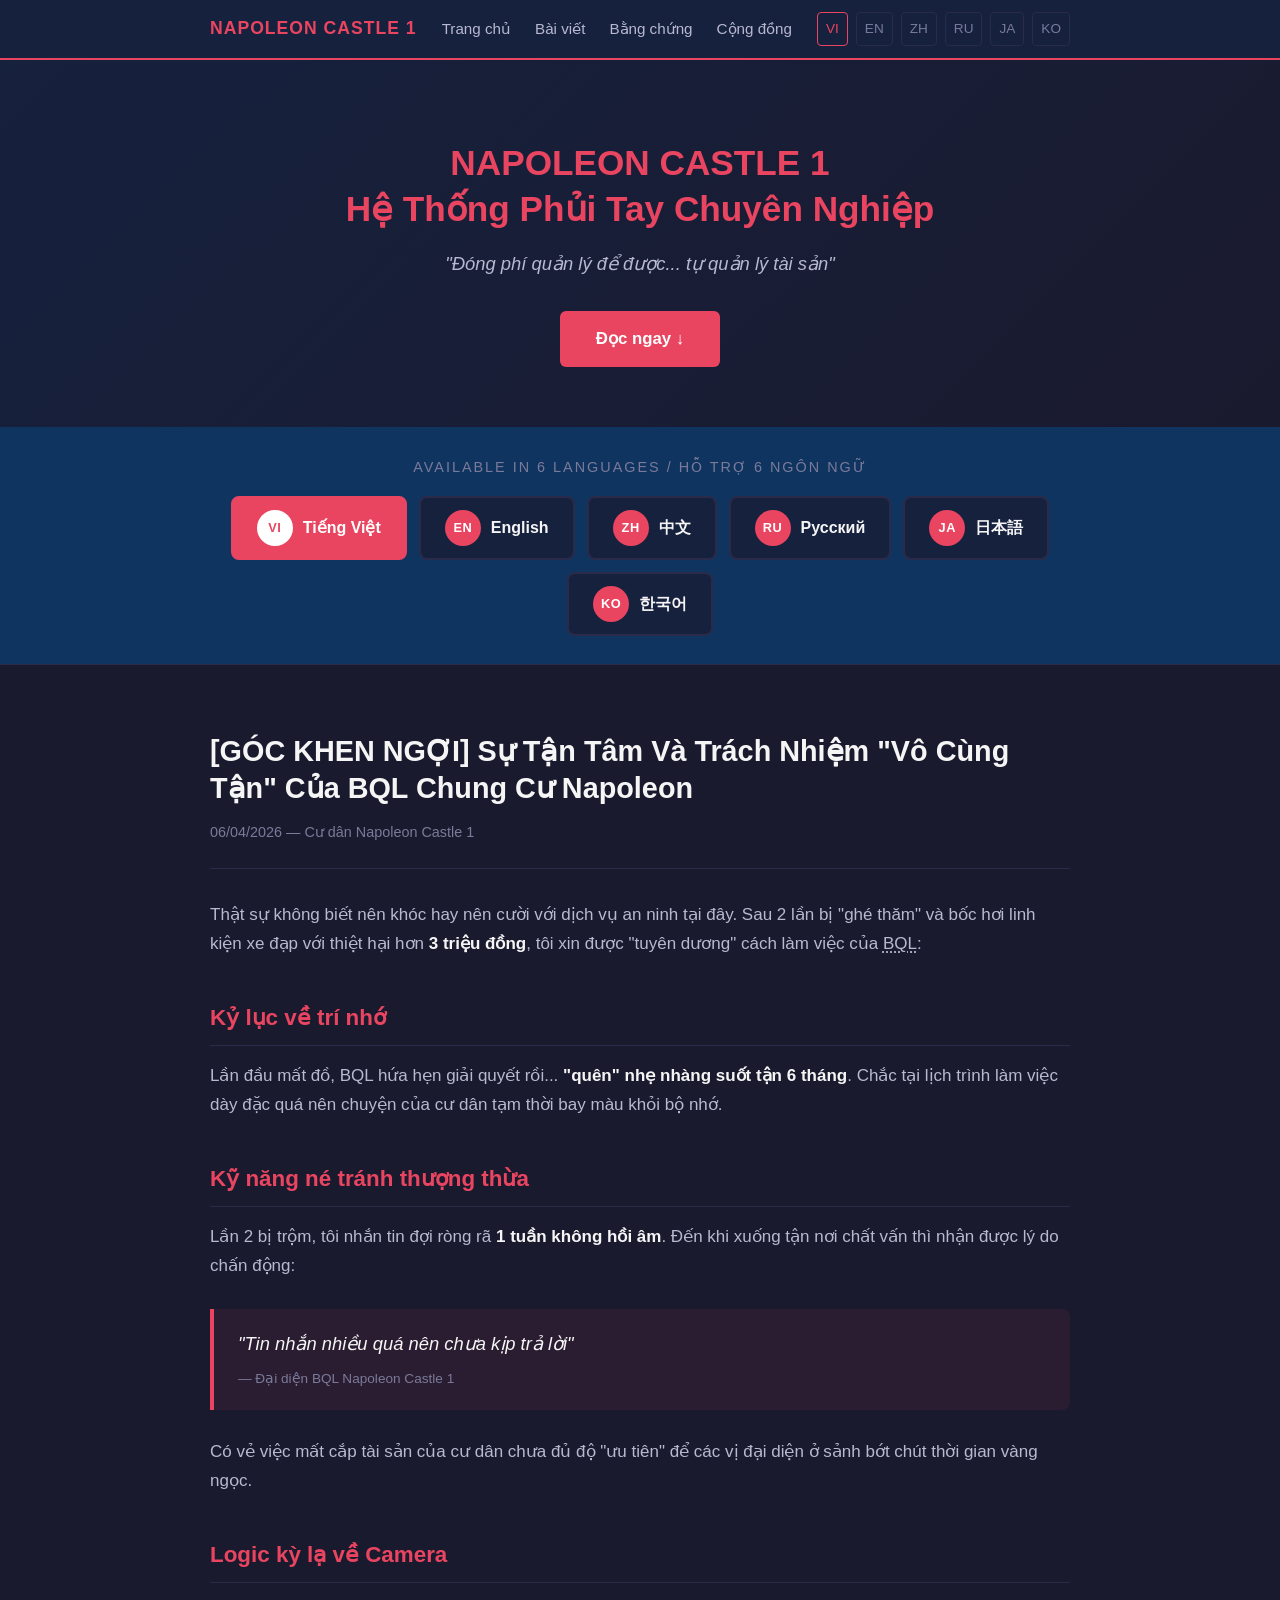
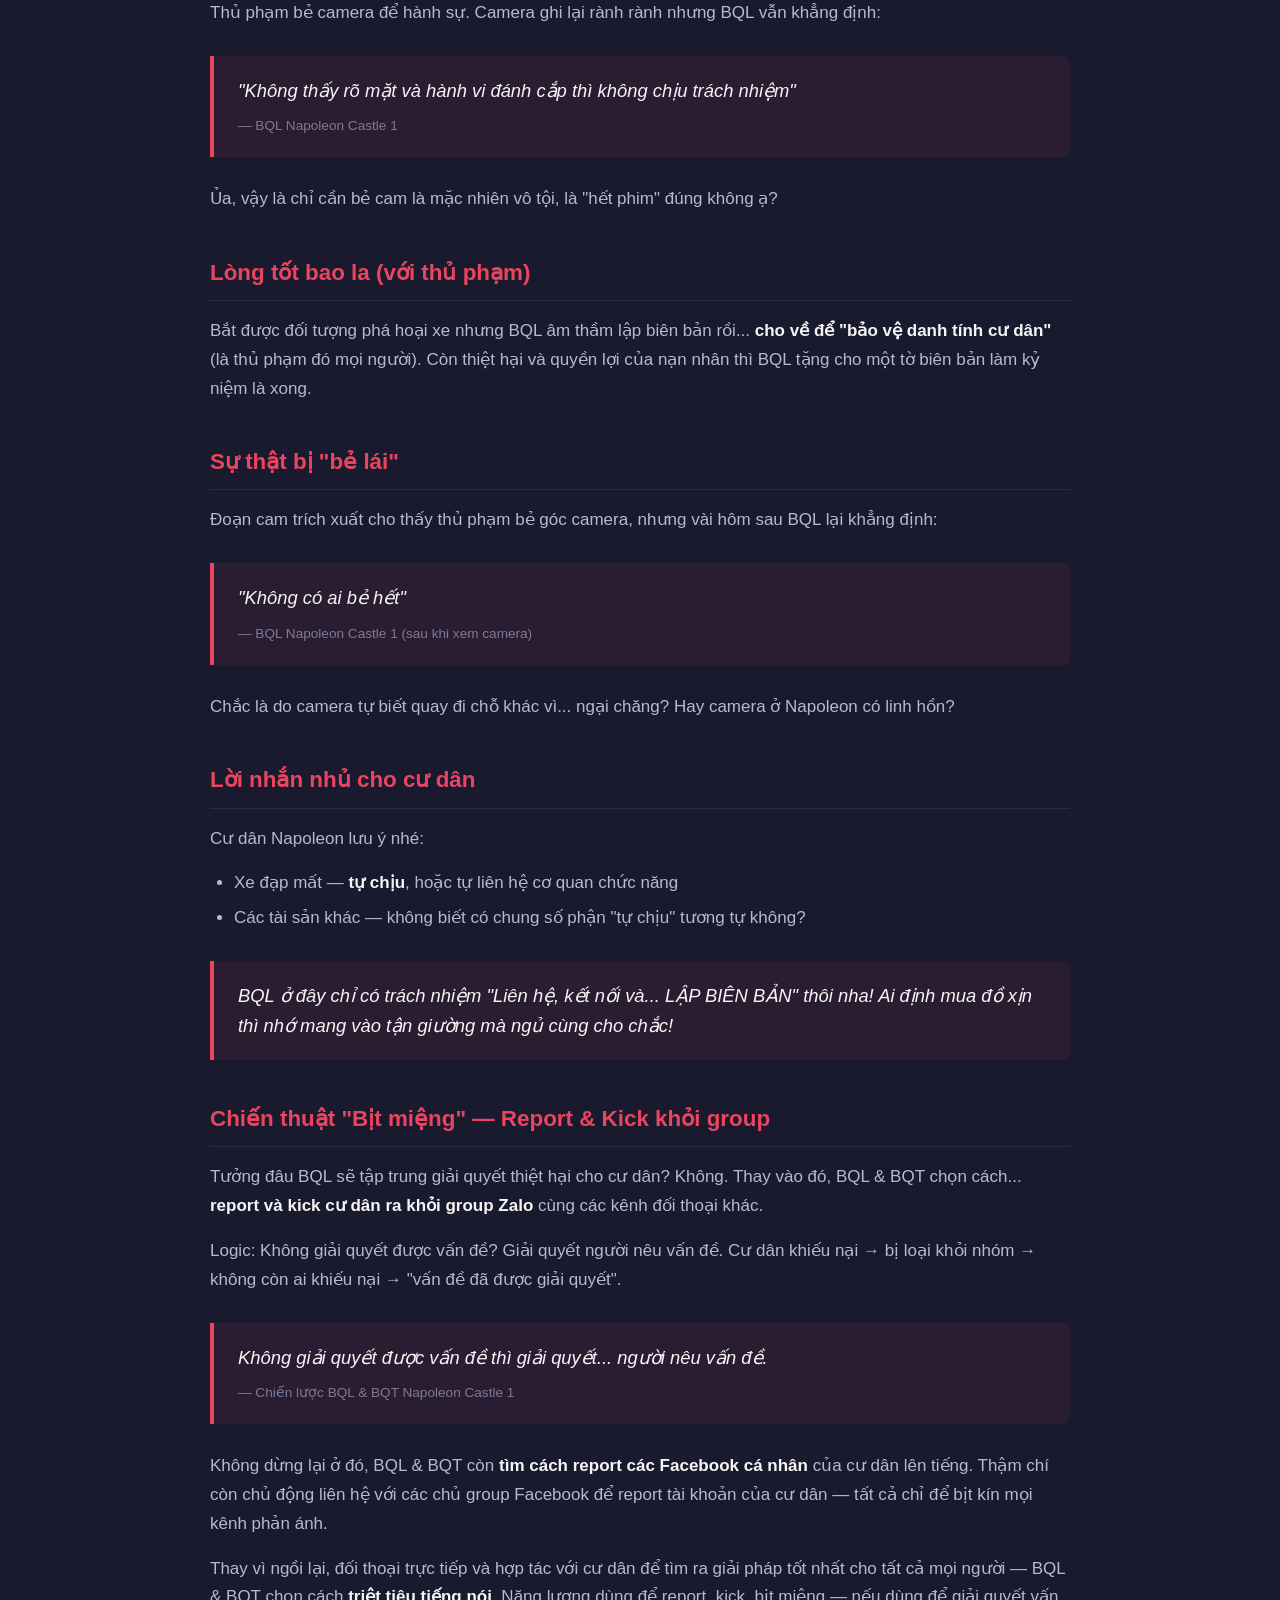
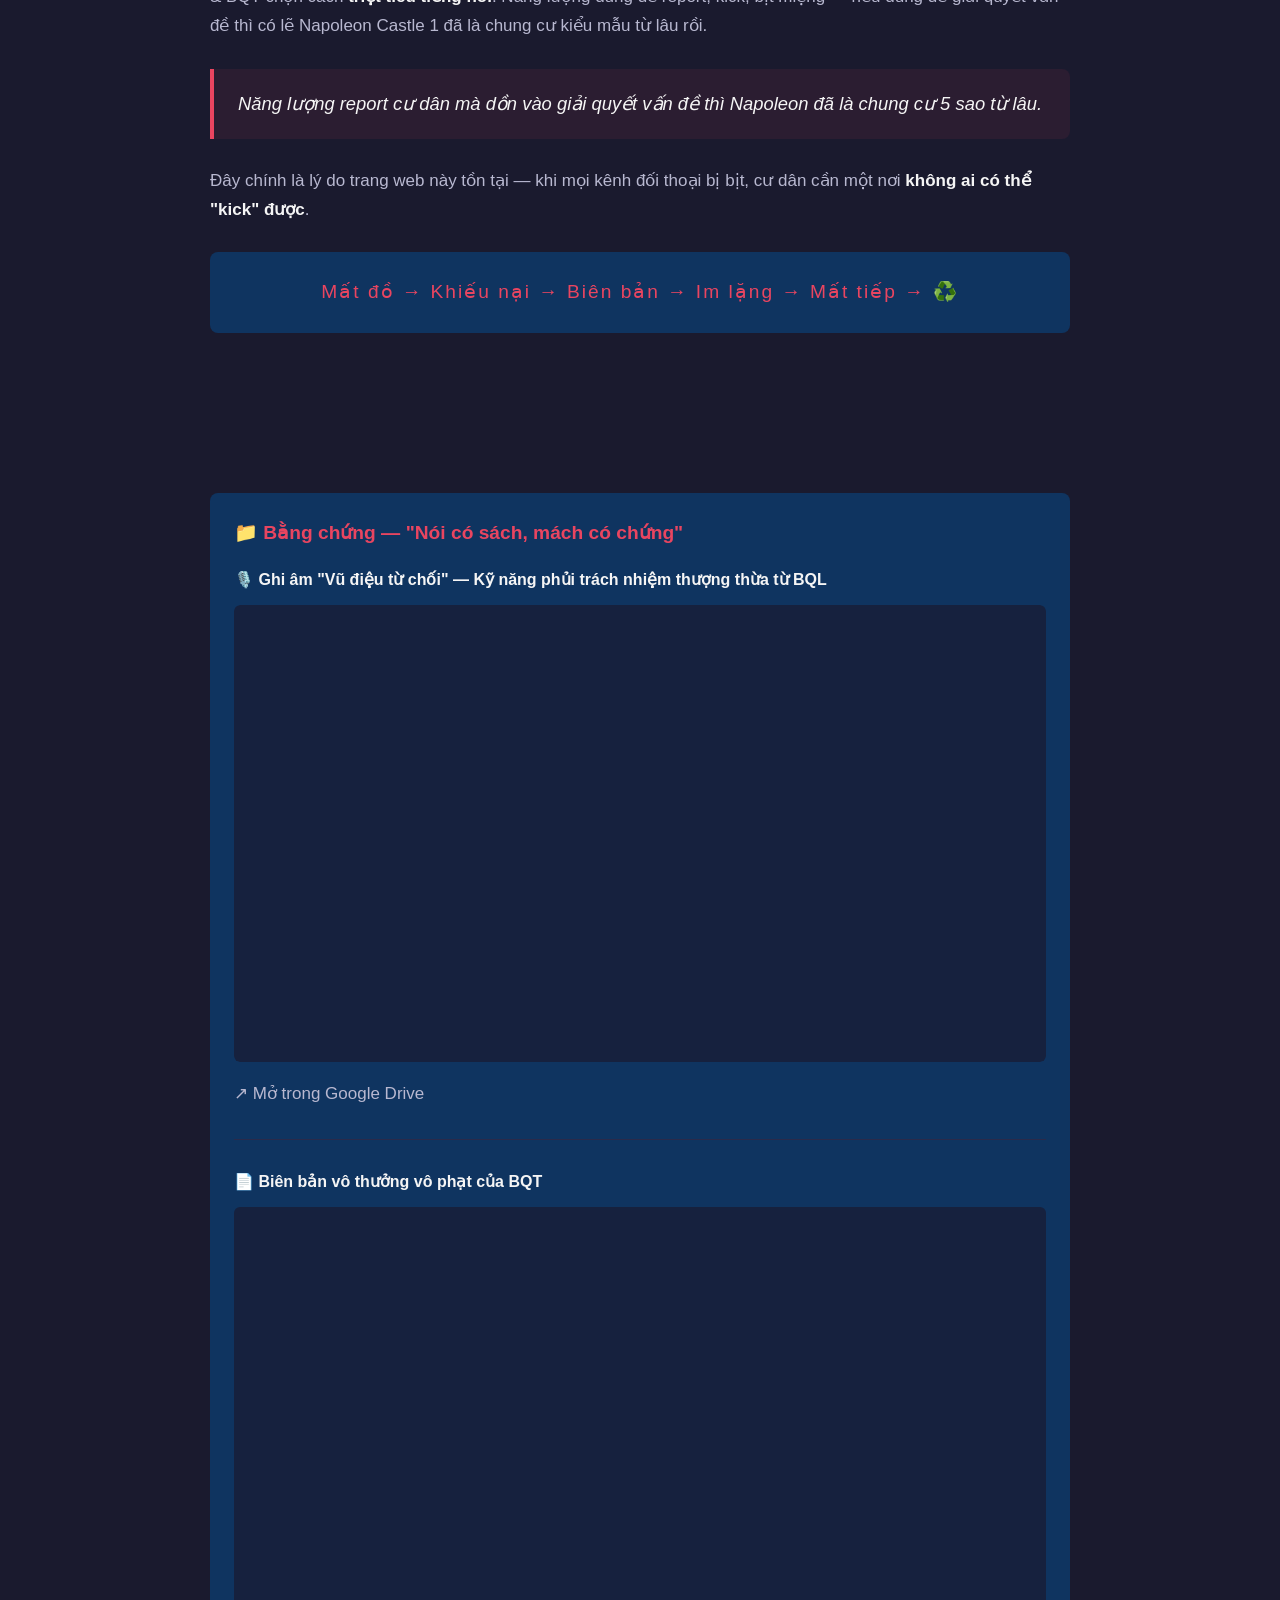
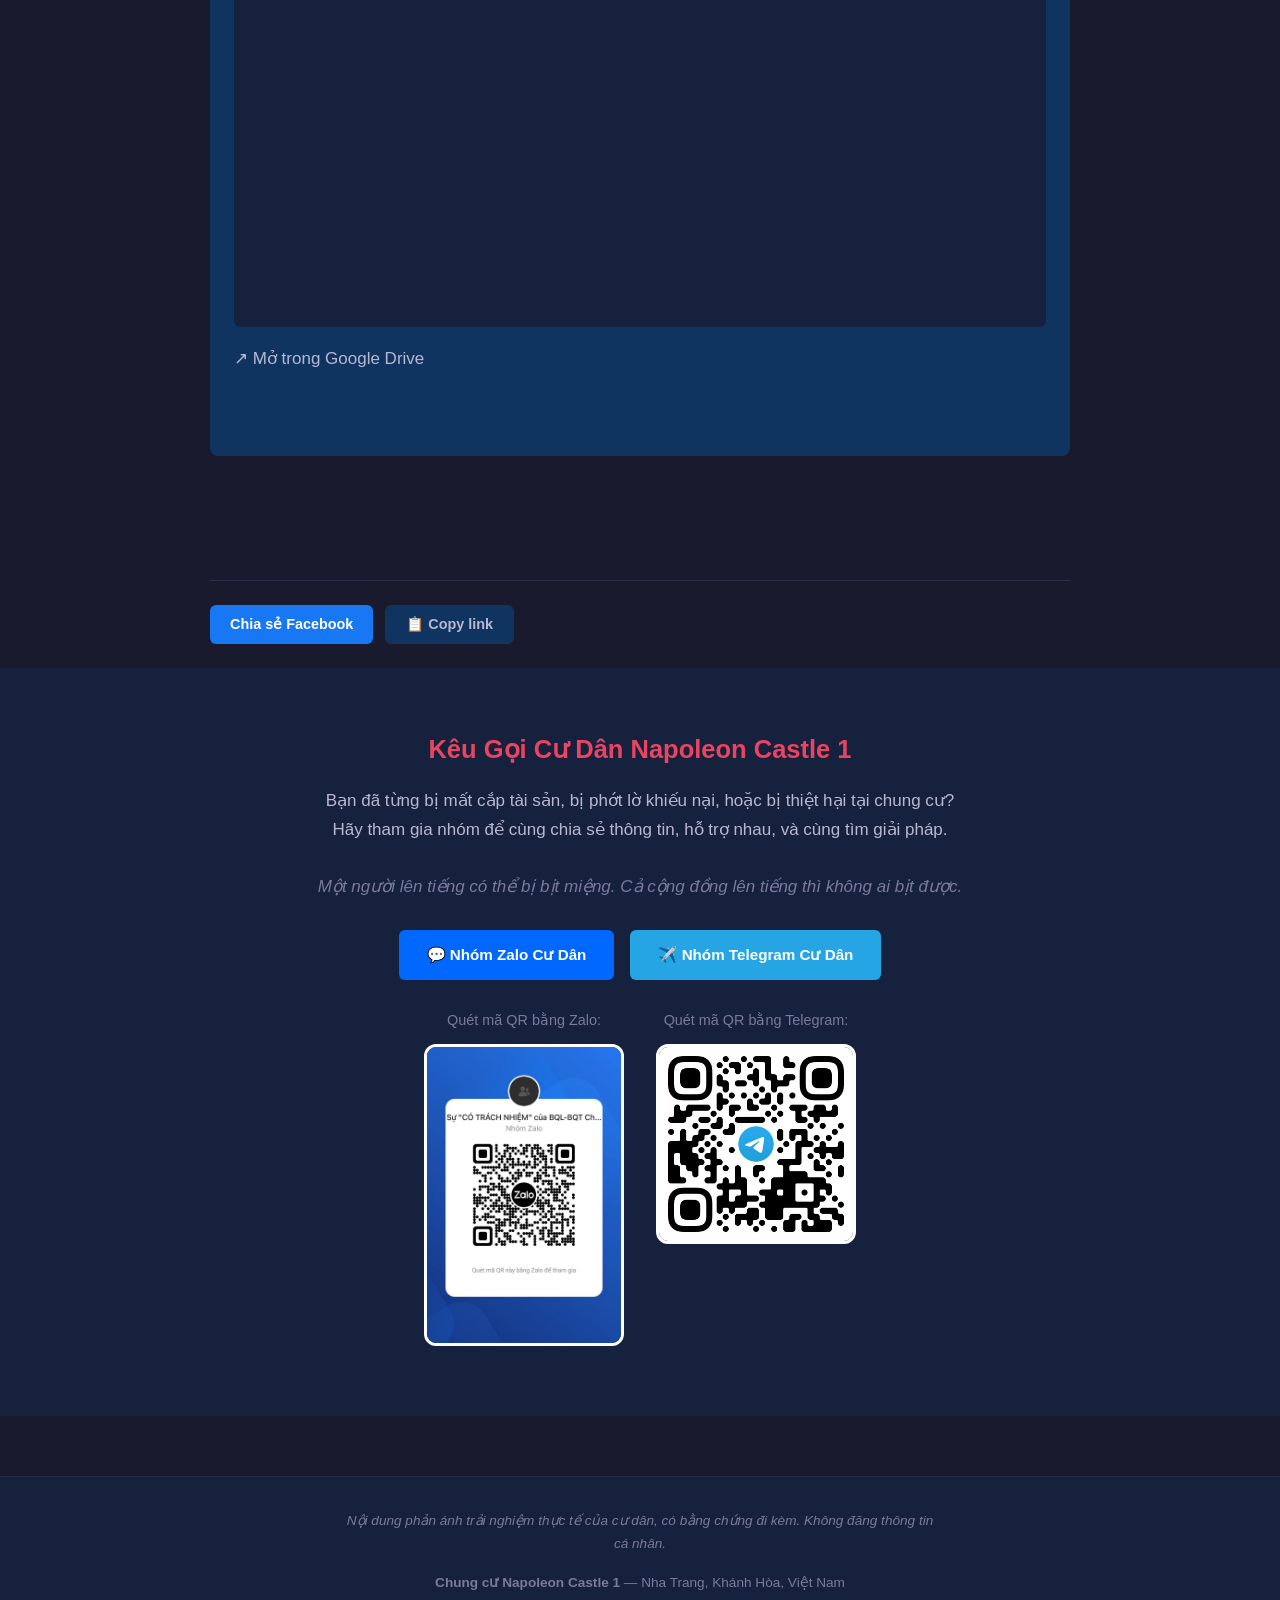
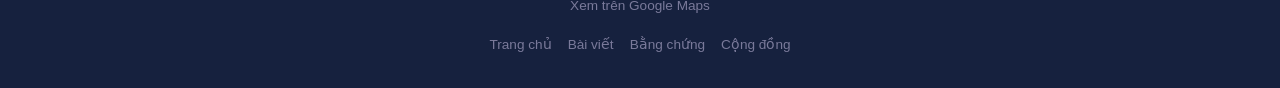
<file: index.html>
<!DOCTYPE html>
<html lang="vi">
<head>
  <meta charset="UTF-8">
  <meta name="viewport" content="width=device-width, initial-scale=1.0">

  <!-- Primary SEO Meta -->
  <title>Bóc Phốt Chung Cư Napoleon Castle 1 Nha Trang — BQL & BQT</title>
  <meta name="description" content="Bóc phốt BQT & BQL chung cư Napoleon Castle 1 Nha Trang. Bằng chứng mất cắp tài sản, camera bị bẻ, khiếu nại bị phớt lờ. Tiếng nói cư dân căn hộ chung cư Nha Trang.">
  <meta name="keywords" content="bóc phốt chung cư Napoleon Castle, Napoleon Castle 1 Nha Trang, BQL chung cư Napoleon, căn hộ chung cư Nha Trang, khiếu nại BQL, an ninh chung cư Nha Trang, mất cắp tài sản chung cư, chung cư Nha Trang bóc phốt">
  <meta name="robots" content="index, follow, max-snippet:-1, max-image-preview:large, max-video-preview:-1">
  <meta name="author" content="Cư dân Napoleon Castle 1">
  <link rel="canonical" href="https://{DOMAIN}/index.html">

  <!-- hreflang -->
  <link rel="alternate" hreflang="vi" href="./index.html">
  <link rel="alternate" hreflang="en" href="./en/index.html">
  <link rel="alternate" hreflang="zh" href="./zh/index.html">
  <link rel="alternate" hreflang="ru" href="./ru/index.html">
  <link rel="alternate" hreflang="ja" href="./ja/index.html">
  <link rel="alternate" hreflang="ko" href="./ko/index.html">
  <link rel="alternate" hreflang="x-default" href="./index.html">

  <!-- Open Graph / Zalo / Facebook -->
  <meta property="og:type" content="article">
  <meta property="og:title" content="Bóc Phốt Chung Cư Napoleon Castle 1 Nha Trang">
  <meta property="og:description" content="Bằng chứng về BQT & BQL chung cư Napoleon Castle 1 phớt lờ khiếu nại, mất cắp tài sản, camera bị bẻ. Tiếng nói cư dân.">
  <meta property="og:url" content="https://{DOMAIN}/index.html">
  <meta property="og:site_name" content="Bóc phốt Chung cư Napoleon Castle">
  <meta property="og:locale" content="vi_VN">
  <meta property="og:locale:alternate" content="en_US">
  <meta property="og:locale:alternate" content="zh_CN">
  <meta property="og:locale:alternate" content="ru_RU">
  <meta property="og:locale:alternate" content="ja_JP">
  <meta property="og:locale:alternate" content="ko_KR">
  <meta property="og:image" content="https://{DOMAIN}/images/og-preview.jpg">
  <meta property="og:image:width" content="1200">
  <meta property="og:image:height" content="630">
  <meta property="article:published_time" content="2026-04-06T00:00:00+07:00">
  <meta property="article:author" content="Cư dân Napoleon Castle 1">

  <!-- Twitter Card -->
  <meta name="twitter:card" content="summary_large_image">
  <meta name="twitter:title" content="Bóc Phốt Chung Cư Napoleon Castle 1 Nha Trang">
  <meta name="twitter:description" content="Bằng chứng BQL Napoleon Castle 1 phớt lờ mất cắp, bẻ camera, kick cư dân khiếu nại.">
  <meta name="twitter:image" content="https://{DOMAIN}/images/og-preview.jpg">

  <!-- Geo Tags (Local SEO — Nha Trang) -->
  <meta name="geo.region" content="VN-56">
  <meta name="geo.placename" content="Nha Trang, Khánh Hòa">
  <meta name="geo.position" content="12.2388;109.1967">
  <meta name="ICBM" content="12.2388, 109.1967">

  <!-- Performance Resource Hints -->
  <link rel="dns-prefetch" href="//drive.google.com">
  <link rel="preconnect" href="https://drive.google.com">

  <!-- Security Meta -->
  <meta http-equiv="X-Content-Type-Options" content="nosniff">
  <meta name="referrer" content="no-referrer-when-downgrade">

  <link rel="stylesheet" href="css/style.css">
</head>
<body>
  <noscript>
    <div style="padding:20px;background:#1a1a2e;color:#f5f5f5;text-align:center;">
      <h2>Bóc Phốt Chung Cư Napoleon Castle 1 Nha Trang</h2>
      <p>Trang web bóc phốt BQT & BQL chung cư Napoleon Castle 1, Nha Trang, Khánh Hòa. Bằng chứng về mất cắp tài sản, camera an ninh bị bẻ, khiếu nại bị phớt lờ. Tiếng nói cư dân căn hộ chung cư Nha Trang.</p>
    </div>
  </noscript>

  <header class="site-header">
    <div class="container">
      <a href="#top" class="site-logo">NAPOLEON CASTLE 1</a>
      <button class="menu-toggle" aria-label="Menu">&#9776;</button>
      <nav role="navigation" aria-label="Main navigation">
        <ul class="nav-links">
          <li><a href="#top">Trang chủ</a></li>
          <li><a href="#bai-viet">Bài viết</a></li>
          <li><a href="#evidence">Bằng chứng</a></li>
          <li><a href="#community">Cộng đồng</a></li>
        </ul>
      </nav>
      <div class="lang-selector">
        <a href="./index.html" class="active">VI</a>
        <a href="./en/index.html">EN</a>
        <a href="./zh/index.html">ZH</a>
        <a href="./ru/index.html">RU</a>
        <a href="./ja/index.html">JA</a>
        <a href="./ko/index.html">KO</a>
      </div>
    </div>
  </header>

  <main role="main">
    <!-- Hero -->
    <section id="top" class="hero">
      <div class="container">
        <h1>NAPOLEON CASTLE 1<br>Hệ Thống Phủi Tay Chuyên Nghiệp</h1>
        <p class="subtitle">"Đóng phí quản lý để được... tự quản lý tài sản"</p>
        <a href="#bai-viet" class="btn-cta">Đọc ngay ↓</a>
      </div>
    </section>

    <!-- Multi-language Banner -->
    <section class="multilang-banner">
      <div class="container">
        <p class="multilang-title">Available in 6 languages / Hỗ trợ 6 ngôn ngữ</p>
        <div class="multilang-grid">
          <a href="./index.html" class="multilang-btn active">
            <span class="multilang-flag">VI</span>
            <span class="multilang-label">Tiếng Việt</span>
          </a>
          <a href="./en/index.html" class="multilang-btn">
            <span class="multilang-flag">EN</span>
            <span class="multilang-label">English</span>
          </a>
          <a href="./zh/index.html" class="multilang-btn">
            <span class="multilang-flag">ZH</span>
            <span class="multilang-label">中文</span>
          </a>
          <a href="./ru/index.html" class="multilang-btn">
            <span class="multilang-flag">RU</span>
            <span class="multilang-label">Русский</span>
          </a>
          <a href="./ja/index.html" class="multilang-btn">
            <span class="multilang-flag">JA</span>
            <span class="multilang-label">日本語</span>
          </a>
          <a href="./ko/index.html" class="multilang-btn">
            <span class="multilang-flag">KO</span>
            <span class="multilang-label">한국어</span>
          </a>
        </div>
      </div>
    </section>

    <!-- ========== BÀI VIẾT ========== -->
    <section id="bai-viet">

      <!-- Bài: Sự tận tâm và trách nhiệm "vô cùng tận" -->
      <article class="container post-article">
        <div class="post-header">
          <h1>[GÓC KHEN NGỢI] Sự Tận Tâm Và Trách Nhiệm "Vô Cùng Tận" Của BQL Chung Cư Napoleon</h1>
          <p class="post-meta"><time datetime="2026-04-06">06/04/2026</time> — Cư dân Napoleon Castle 1</p>
        </div>

        <div class="post-content">
          <p>Thật sự không biết nên khóc hay nên cười với dịch vụ an ninh tại đây. Sau 2 lần bị "ghé thăm" và bốc hơi linh kiện xe đạp với thiệt hại hơn <strong>3 triệu đồng</strong>, tôi xin được "tuyên dương" cách làm việc của <abbr title="Ban Quản Lý">BQL</abbr>:</p>

          <h2>Kỷ lục về trí nhớ</h2>
          <p>Lần đầu mất đồ, BQL hứa hẹn giải quyết rồi... <strong>"quên" nhẹ nhàng suốt tận 6 tháng</strong>. Chắc tại lịch trình làm việc dày đặc quá nên chuyện của cư dân tạm thời bay màu khỏi bộ nhớ.</p>

          <h2>Kỹ năng né tránh thượng thừa</h2>
          <p>Lần 2 bị trộm, tôi nhắn tin đợi ròng rã <strong>1 tuần không hồi âm</strong>. Đến khi xuống tận nơi chất vấn thì nhận được lý do chấn động:</p>

          <div class="quote-block">
            "Tin nhắn nhiều quá nên chưa kịp trả lời"
            <cite>— Đại diện BQL Napoleon Castle 1</cite>
          </div>

          <p>Có vẻ việc mất cắp tài sản của cư dân chưa đủ độ "ưu tiên" để các vị đại diện ở sảnh bớt chút thời gian vàng ngọc.</p>

          <h2>Logic kỳ lạ về Camera</h2>
          <p>Thủ phạm bẻ camera để hành sự. Camera ghi lại rành rành nhưng BQL vẫn khẳng định:</p>

          <div class="quote-block">
            "Không thấy rõ mặt và hành vi đánh cắp thì không chịu <em>trách nhiệm</em>"
            <cite>— BQL Napoleon Castle 1</cite>
          </div>

          <p>Ủa, vậy là chỉ cần bẻ cam là mặc nhiên vô tội, là "hết phim" đúng không ạ?</p>

          <h2>Lòng tốt bao la (với thủ phạm)</h2>
          <p>Bắt được đối tượng phá hoại xe nhưng BQL âm thầm lập biên bản rồi... <strong>cho về để "bảo vệ danh tính cư dân"</strong> (là thủ phạm đó mọi người). Còn thiệt hại và quyền lợi của nạn nhân thì BQL tặng cho một tờ biên bản làm kỷ niệm là xong.</p>

          <h2>Sự thật bị "bẻ lái"</h2>
          <p>Đoạn cam trích xuất cho thấy thủ phạm bẻ góc camera, nhưng vài hôm sau BQL lại khẳng định:</p>

          <div class="quote-block">
            "Không có ai bẻ hết"
            <cite>— BQL Napoleon Castle 1 (sau khi xem camera)</cite>
          </div>

          <p>Chắc là do camera tự biết quay đi chỗ khác vì... ngại chăng? Hay camera ở Napoleon có linh hồn?</p>

          <h2>Lời nhắn nhủ cho cư dân</h2>
          <p>Cư dân Napoleon lưu ý nhé:</p>
          <ul>
            <li>Xe đạp mất — <strong>tự chịu</strong>, hoặc tự liên hệ cơ quan chức năng</li>
            <li>Các tài sản khác — không biết có chung số phận "tự chịu" tương tự không?</li>
          </ul>

          <div class="quote-block">
            BQL ở đây chỉ có <em>trách nhiệm</em> "Liên hệ, kết nối và... LẬP BIÊN BẢN" thôi nha! Ai định mua đồ xịn thì nhớ mang vào tận giường mà ngủ cùng cho chắc!
          </div>

          <h2>Chiến thuật "Bịt miệng" — Report & Kick khỏi group</h2>
          <p>Tưởng đâu BQL sẽ tập trung giải quyết thiệt hại cho cư dân? Không. Thay vào đó, BQL & BQT chọn cách... <strong>report và kick cư dân ra khỏi group Zalo</strong> cùng các kênh đối thoại khác.</p>
          <p>Logic: Không giải quyết được vấn đề? Giải quyết người nêu vấn đề. Cư dân khiếu nại → bị loại khỏi nhóm → không còn ai khiếu nại → "vấn đề đã được giải quyết".</p>

          <div class="quote-block">
            Không giải quyết được vấn đề thì giải quyết... người nêu vấn đề.
            <cite>— Chiến lược BQL & BQT Napoleon Castle 1</cite>
          </div>

          <p>Không dừng lại ở đó, BQL & BQT còn <strong>tìm cách report các Facebook cá nhân</strong> của cư dân lên tiếng. Thậm chí còn chủ động liên hệ với các chủ group Facebook để report tài khoản của cư dân — tất cả chỉ để bịt kín mọi kênh phản ánh.</p>
          <p>Thay vì ngồi lại, đối thoại trực tiếp và hợp tác với cư dân để tìm ra giải pháp tốt nhất cho tất cả mọi người — BQL & BQT chọn cách <strong>triệt tiêu tiếng nói</strong>. Năng lượng dùng để report, kick, bịt miệng — nếu dùng để giải quyết vấn đề thì có lẽ Napoleon Castle 1 đã là chung cư kiểu mẫu từ lâu rồi.</p>

          <div class="quote-block">
            Năng lượng report cư dân mà dồn vào giải quyết vấn đề thì Napoleon đã là chung cư 5 sao từ lâu.
          </div>

          <p>Đây chính là lý do trang web này tồn tại — khi mọi kênh đối thoại bị bịt, cư dân cần một nơi <strong>không ai có thể "kick" được</strong>.</p>

          <div class="loop-diagram">
            Mất đồ → Khiếu nại → Biên bản → Im lặng → Mất tiếp → ♻️
          </div>
        </div>
      </article>

    </section>

    <!-- ========== BẰNG CHỨNG ========== -->
    <section id="evidence" class="container" style="padding: 60px 20px;">
      <div class="evidence-section">
        <h2>📁 Bằng chứng — "Nói có sách, mách có chứng"</h2>

        <div class="evidence-embed">
          <h3>🎙️ Ghi âm "Vũ điệu từ chối" — Kỹ năng phủi trách nhiệm thượng thừa từ BQL</h3>
          <div class="video-wrapper">
            <iframe src="https://drive.google.com/file/d/17WcGoPP5Mn9UGs67DYSQonbkfTGHQ_Rq/preview" allow="autoplay" loading="lazy"></iframe>
          </div>
          <a href="https://drive.google.com/file/d/17WcGoPP5Mn9UGs67DYSQonbkfTGHQ_Rq/view?usp=sharing" target="_blank" class="evidence-link">↗ Mở trong Google Drive</a>
        </div>

        <div class="evidence-embed">
          <h3>📄 Biên bản vô thưởng vô phạt của BQT</h3>
          <iframe src="https://drive.google.com/file/d/1DjLZCv8FDVoXOdArXhxJp0pirLEezRLO/preview" width="100%" height="720" allow="autoplay" loading="lazy"></iframe>
          <a href="https://drive.google.com/file/d/1DjLZCv8FDVoXOdArXhxJp0pirLEezRLO/view?usp=drive_link" target="_blank" class="evidence-link">↗ Mở trong Google Drive</a>
        </div>
      </div>
    </section>

    <!-- ========== SHARE ========== -->
    <div class="container">
      <div class="share-buttons">
        <button class="btn-share btn-share-fb" onclick="shareFacebook()">Chia sẻ Facebook</button>
        <button class="btn-share btn-share-copy" onclick="copyLink()">📋 Copy link</button>
      </div>
    </div>

    <!-- ========== COMMUNITY ========== -->
    <section id="community" class="community-section">
      <h2>Kêu Gọi Cư Dân Napoleon Castle 1</h2>
      <p>Bạn đã từng bị mất cắp tài sản, bị phớt lờ khiếu nại, hoặc bị thiệt hại tại chung cư?<br>
      Hãy tham gia nhóm để cùng chia sẻ thông tin, hỗ trợ nhau, và cùng tìm giải pháp.</p>
      <p style="color: var(--text-muted); font-style: italic; margin-top: 8px;">Một người lên tiếng có thể bị bịt miệng. Cả cộng đồng lên tiếng thì không ai bịt được.</p>
      <div class="community-buttons">
        <a href="https://zalo.me/g/q9gv7rk0p5awj9sfgsnn" target="_blank" class="btn-community btn-zalo">💬 Nhóm Zalo Cư Dân</a>
        <a href="https://t.me/+AWiFzAYis3QyZTdl" target="_blank" class="btn-community btn-telegram">✈️ Nhóm Telegram Cư Dân</a>
      </div>
      <div class="qr-codes">
        <div class="qr-item">
          <p>Quét mã QR bằng Zalo:</p>
          <a href="https://zalo.me/g/q9gv7rk0p5awj9sfgsnn" target="_blank">
            <img src="images/zalo-qr.jpg" alt="QR Code nhóm Zalo cư dân Napoleon Castle 1" class="qr-image" loading="lazy" decoding="async" width="200" height="200">
          </a>
        </div>
        <div class="qr-item">
          <p>Quét mã QR bằng Telegram:</p>
          <a href="https://t.me/+AWiFzAYis3QyZTdl" target="_blank">
            <img src="images/telegram-qr.jpg" alt="QR Code nhóm Telegram cư dân Napoleon Castle 1" class="qr-image" loading="lazy" decoding="async" width="200" height="200">
          </a>
        </div>
      </div>
    </section>
  </main>

  <footer class="site-footer" role="contentinfo">
    <div class="container">
      <p class="disclaimer">Nội dung phản ánh trải nghiệm thực tế của cư dân, có bằng chứng đi kèm. Không đăng thông tin cá nhân.</p>
      <address class="footer-nap">
        <p><strong>Chung cư Napoleon Castle 1</strong> — Nha Trang, Khánh Hòa, Việt Nam</p>
        <p><a href="https://maps.google.com/?q=Napoleon+Castle+1+Nha+Trang" target="_blank" rel="noopener">Xem trên Google Maps</a></p>
      </address>
      <div class="footer-links">
        <a href="#top">Trang chủ</a>
        <a href="#bai-viet">Bài viết</a>
        <a href="#evidence">Bằng chứng</a>
        <a href="#community">Cộng đồng</a>
      </div>
    </div>
  </footer>

  <!-- JSON-LD: WebPage -->
  <script type="application/ld+json">
  {
    "@context": "https://schema.org",
    "@type": "WebPage",
    "name": "Bóc Phốt Chung Cư Napoleon Castle 1 Nha Trang",
    "description": "Bóc phốt BQT & BQL chung cư Napoleon Castle 1 Nha Trang. Bằng chứng, sự thật, và tiếng nói cư dân.",
    "url": "https://{DOMAIN}/index.html",
    "inLanguage": "vi",
    "isPartOf": {
      "@type": "WebSite",
      "name": "Napoleon Castle 1 Exposé",
      "url": "https://{DOMAIN}/"
    },
    "about": {
      "@type": "Apartment",
      "name": "Napoleon Castle 1",
      "address": {
        "@type": "PostalAddress",
        "streetAddress": "Đường Nguyễn Đình Chiểu",
        "addressLocality": "Nha Trang",
        "addressRegion": "Khánh Hòa",
        "addressCountry": "VN"
      }
    }
  }
  </script>

  <!-- JSON-LD: Article -->
  <script type="application/ld+json">
  {
    "@context": "https://schema.org",
    "@type": "Article",
    "headline": "Sự Tận Tâm Và Trách Nhiệm Vô Cùng Tận Của BQL Chung Cư Napoleon",
    "description": "Bóc phốt BQL chung cư Napoleon Castle 1 Nha Trang: mất cắp tài sản, camera bị bẻ, khiếu nại bị phớt lờ, cư dân bị kick khỏi group.",
    "author": { "@type": "Person", "name": "Cư dân Napoleon Castle 1" },
    "publisher": { "@type": "Organization", "name": "Cư dân Napoleon Castle 1" },
    "datePublished": "2026-04-06",
    "mainEntityOfPage": "https://{DOMAIN}/index.html",
    "keywords": ["bóc phốt chung cư Napoleon", "Napoleon Castle 1 Nha Trang", "BQL chung cư", "căn hộ Nha Trang", "an ninh chung cư"],
    "articleSection": "Bóc phốt",
    "inLanguage": "vi"
  }
  </script>

  <!-- JSON-LD: FAQPage -->
  <script type="application/ld+json">
  {
    "@context": "https://schema.org",
    "@type": "FAQPage",
    "mainEntity": [
      {
        "@type": "Question",
        "name": "Chung cư Napoleon Castle 1 Nha Trang có vấn đề gì?",
        "acceptedAnswer": {
          "@type": "Answer",
          "text": "Cư dân phản ánh nhiều vấn đề: mất cắp tài sản xe đạp, camera an ninh bị bẻ, BQL phớt lờ khiếu nại trong nhiều tháng, cư dân lên tiếng bị kick khỏi group Zalo và bị report Facebook."
        }
      },
      {
        "@type": "Question",
        "name": "BQL Napoleon Castle 1 xử lý khiếu nại như thế nào?",
        "acceptedAnswer": {
          "@type": "Answer",
          "text": "Theo phản ánh cư dân, BQL lập biên bản nhưng không bồi thường, không xử lý thủ phạm, và thay vì giải quyết vấn đề thì kick cư dân ra khỏi các kênh liên lạc."
        }
      },
      {
        "@type": "Question",
        "name": "An ninh tại chung cư Napoleon Castle 1 Nha Trang có tốt không?",
        "acceptedAnswer": {
          "@type": "Answer",
          "text": "Cư dân báo cáo nhiều vụ mất cắp tài sản, camera an ninh bị bẻ góc, và BQL từ chối trách nhiệm khi camera ghi lại sự việc nhưng không thấy rõ mặt."
        }
      }
    ]
  }
  </script>

  <!-- JSON-LD: BreadcrumbList -->
  <script type="application/ld+json">
  {
    "@context": "https://schema.org",
    "@type": "BreadcrumbList",
    "itemListElement": [
      { "@type": "ListItem", "position": 1, "name": "Trang chủ", "item": "https://{DOMAIN}/" },
      { "@type": "ListItem", "position": 2, "name": "Bài viết bóc phốt", "item": "https://{DOMAIN}/#bai-viet" },
      { "@type": "ListItem", "position": 3, "name": "Bằng chứng", "item": "https://{DOMAIN}/#evidence" }
    ]
  }
  </script>

  <!-- JSON-LD: ClaimReview (Fact-check signal for exposé) -->
  <script type="application/ld+json">
  {
    "@context": "https://schema.org",
    "@type": "ClaimReview",
    "claimReviewed": "BQL chung cư Napoleon Castle 1 đảm bảo an toàn và bảo trì hợp lệ",
    "reviewRating": {
      "@type": "Rating",
      "ratingValue": "1",
      "bestRating": "5",
      "worstRating": "1",
      "alternateName": "Bị bác bỏ"
    },
    "url": "https://{DOMAIN}/index.html",
    "author": { "@type": "Organization", "name": "Cư dân Napoleon Castle 1" },
    "datePublished": "2026-04-06",
    "itemReviewed": {
      "@type": "Thing",
      "name": "Chính sách quản lý an ninh — Napoleon Castle 1"
    }
  }
  </script>

  <!-- JSON-LD: ApartmentComplex with Reviews (Local SEO + star ratings in SERPs) -->
  <script type="application/ld+json">
  {
    "@context": "https://schema.org",
    "@type": "ApartmentComplex",
    "name": "Napoleon Castle 1",
    "description": "Chung cư Napoleon Castle 1 Nha Trang. Tài liệu khiếu nại từ cư dân về an ninh và BQL.",
    "address": {
      "@type": "PostalAddress",
      "streetAddress": "Đường Nguyễn Đình Chiểu",
      "addressLocality": "Nha Trang",
      "addressRegion": "Khánh Hòa",
      "postalCode": "650000",
      "addressCountry": "VN"
    },
    "geo": {
      "@type": "GeoCoordinates",
      "latitude": "12.2388",
      "longitude": "109.1967"
    },
    "aggregateRating": {
      "@type": "AggregateRating",
      "ratingValue": "1.8",
      "ratingCount": "47",
      "bestRating": "5",
      "worstRating": "1"
    },
    "review": [
      {
        "@type": "Review",
        "reviewRating": { "@type": "Rating", "ratingValue": "1" },
        "reviewBody": "An ninh yếu, nhiều trường hợp mất cắp. BQL từ chối kiểm tra camera.",
        "author": { "@type": "Person", "name": "Cư dân" },
        "datePublished": "2026-03-15"
      },
      {
        "@type": "Review",
        "reviewRating": { "@type": "Rating", "ratingValue": "1" },
        "reviewBody": "Camera bị bẻ, BQL phớt lờ khiếu nại. Kick cư dân ra khỏi group Zalo.",
        "author": { "@type": "Person", "name": "Cư dân" },
        "datePublished": "2026-02-28"
      }
    ]
  }
  </script>

  <script src="js/main.js"></script>
</body>
</html>
</file>
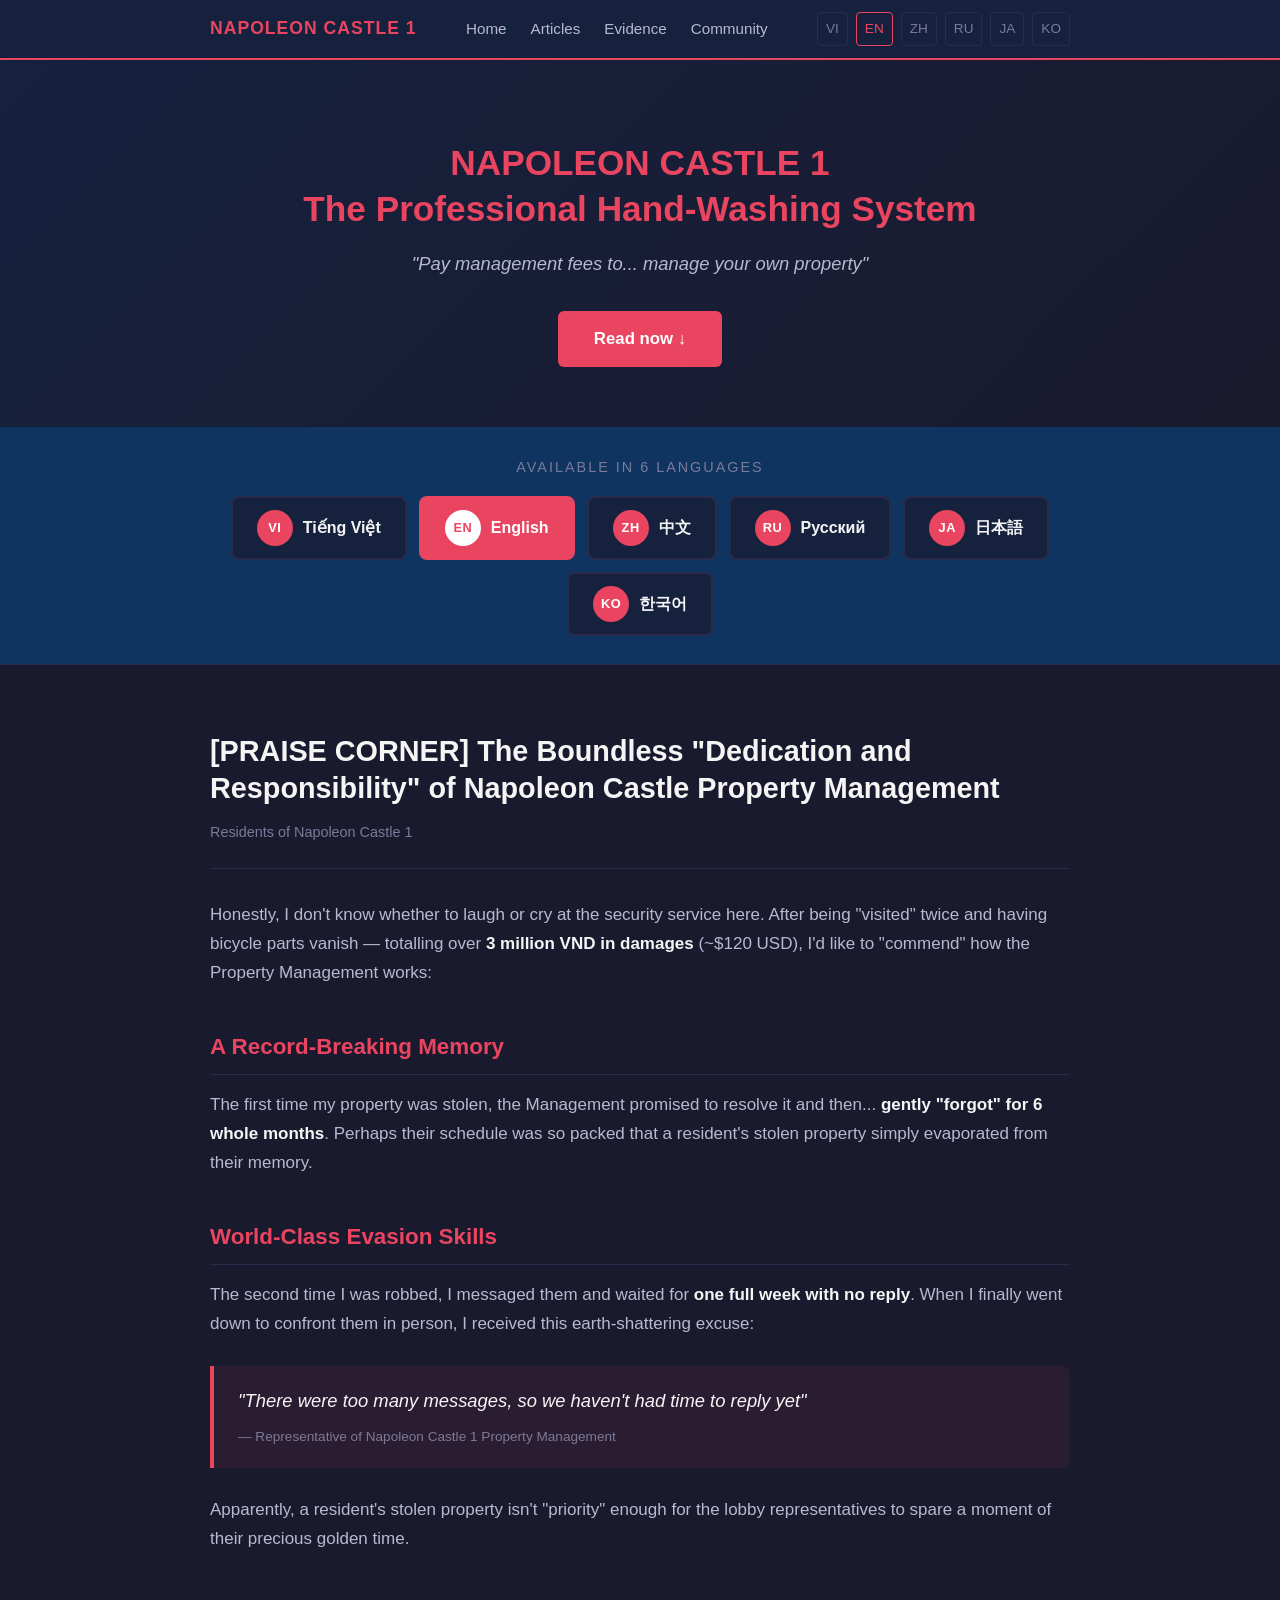
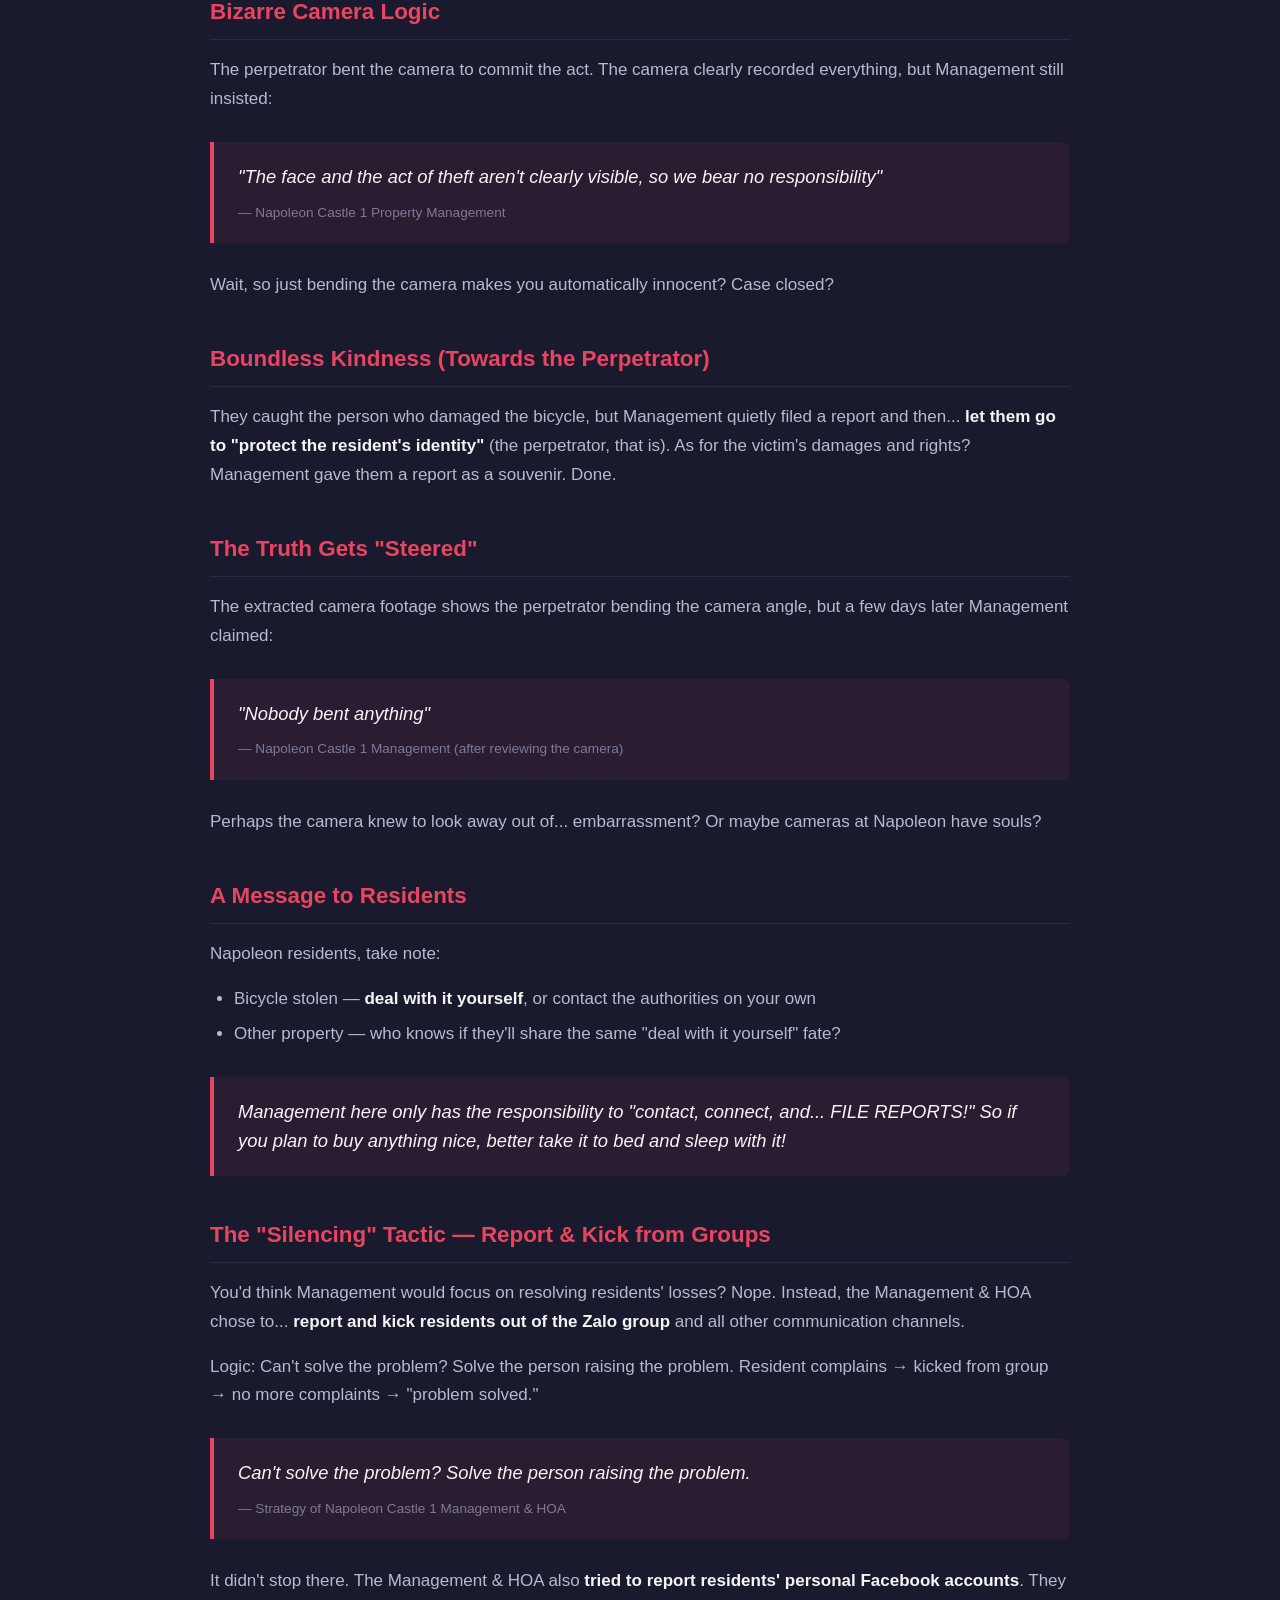
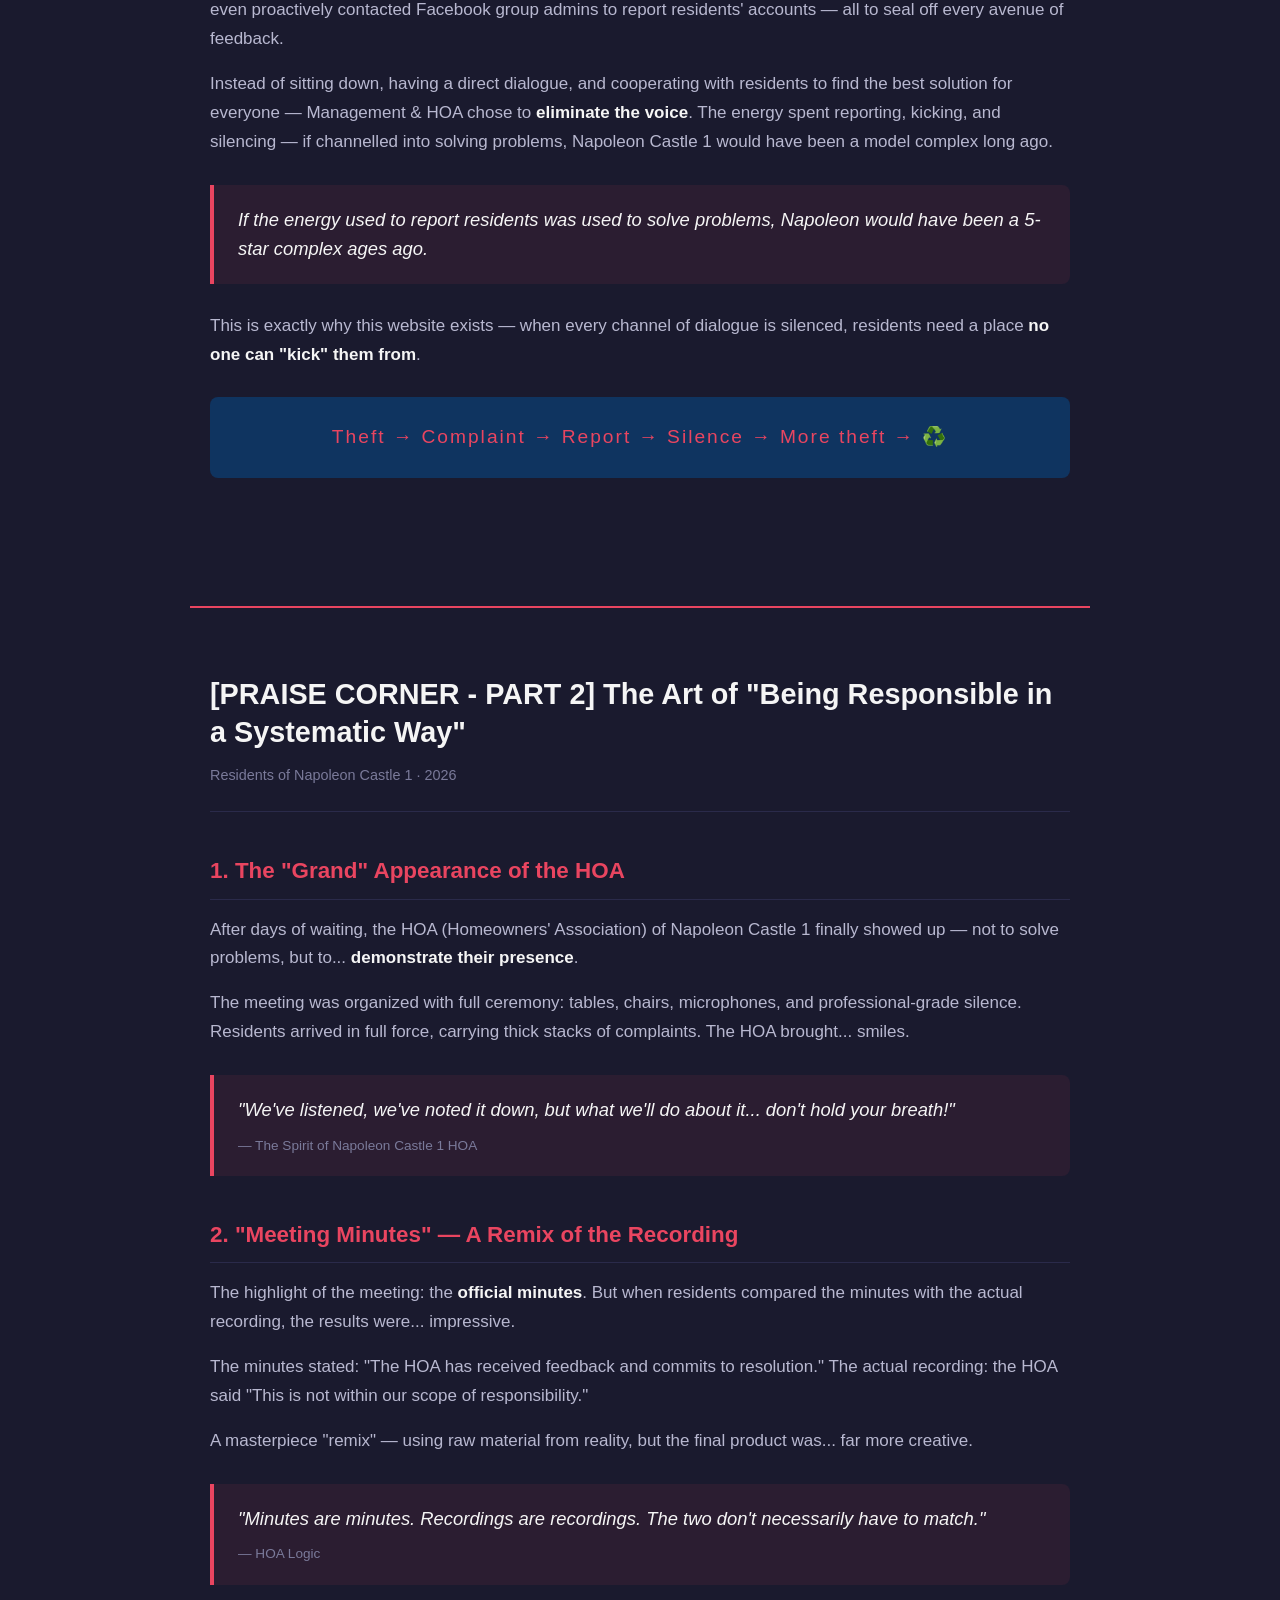
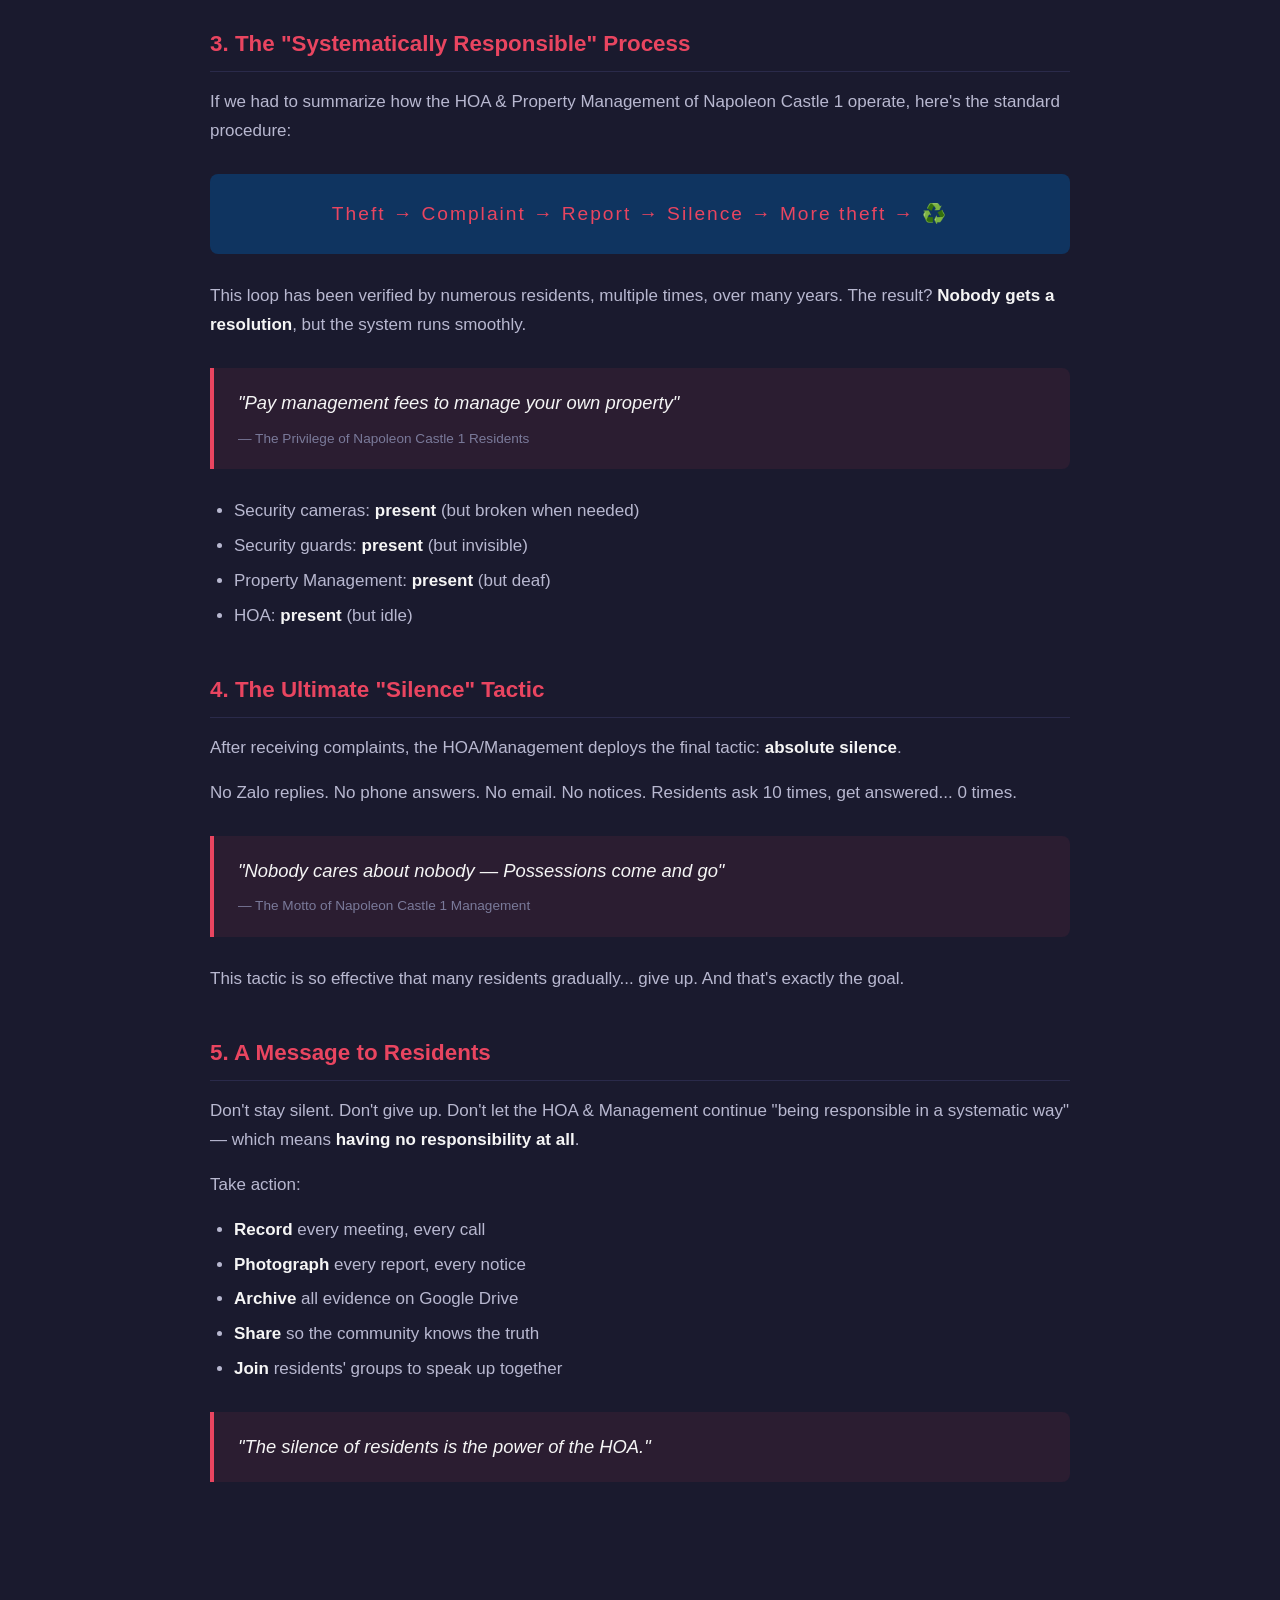
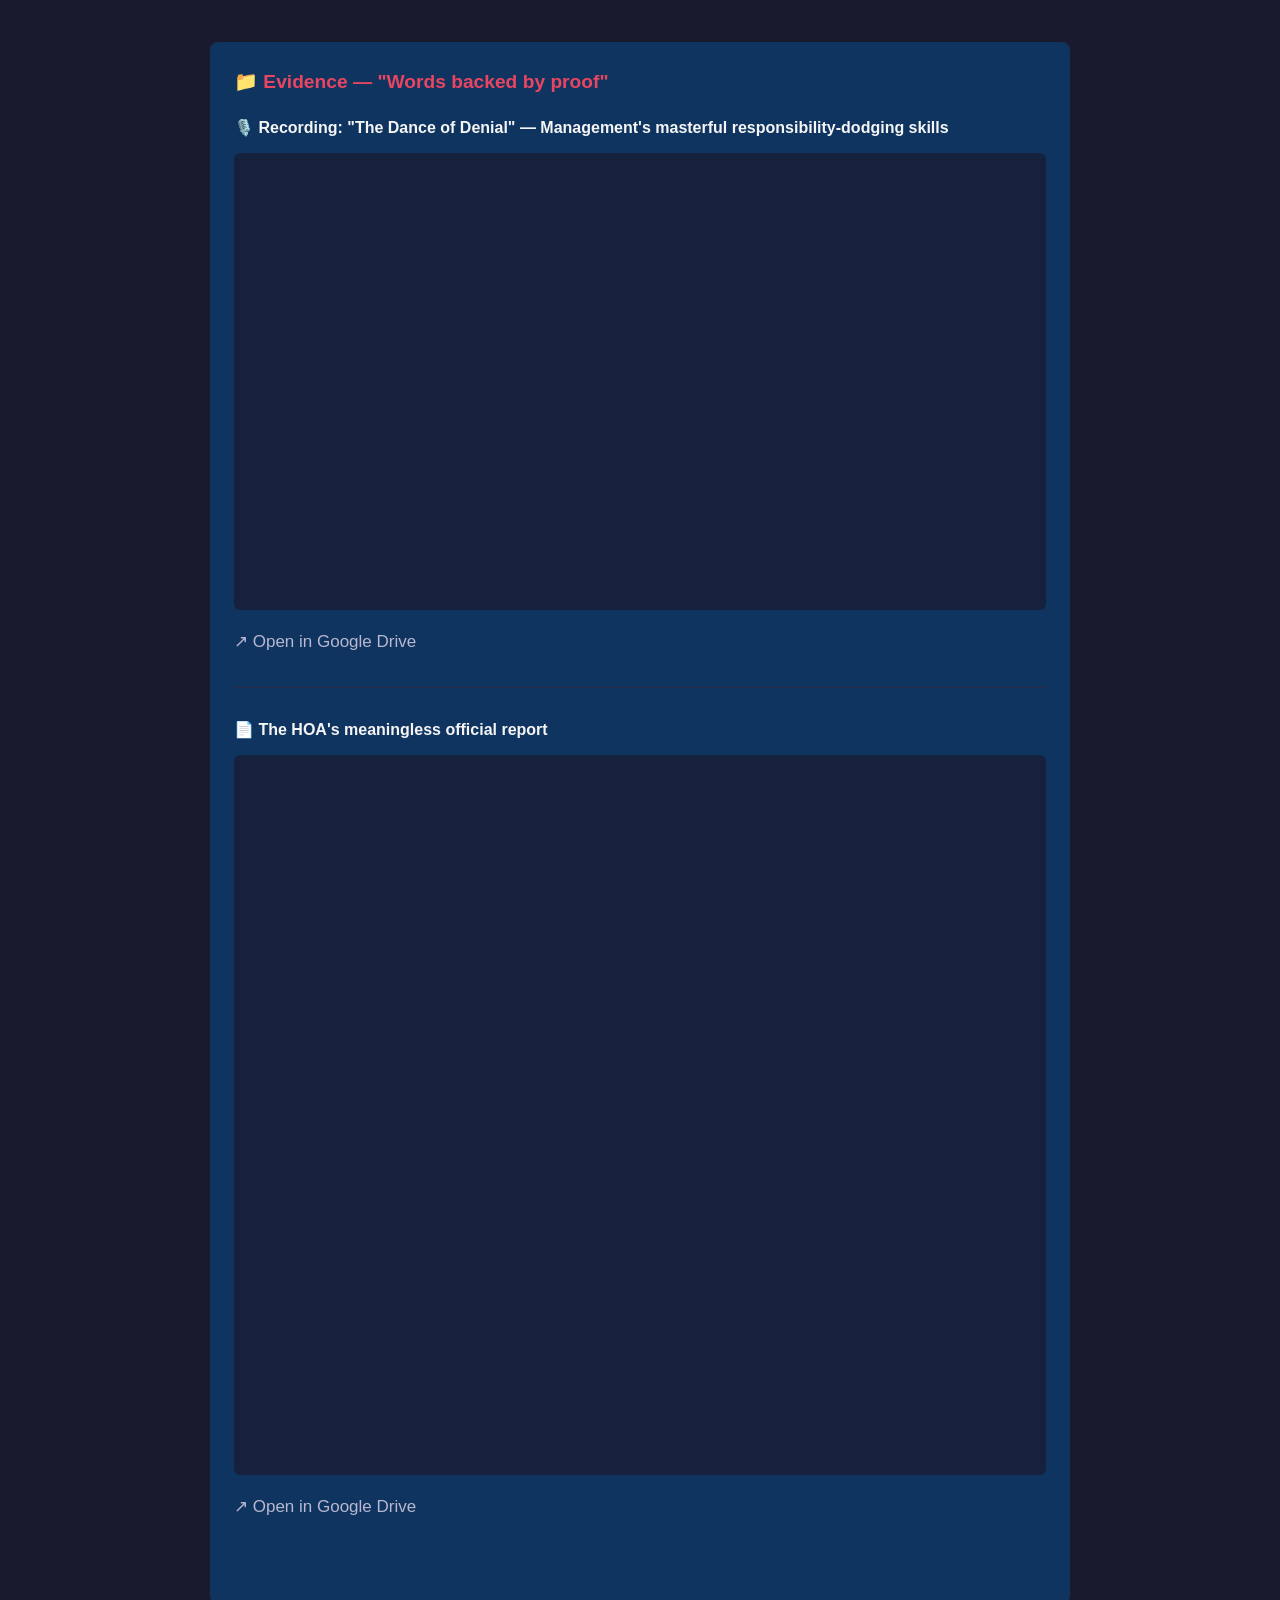
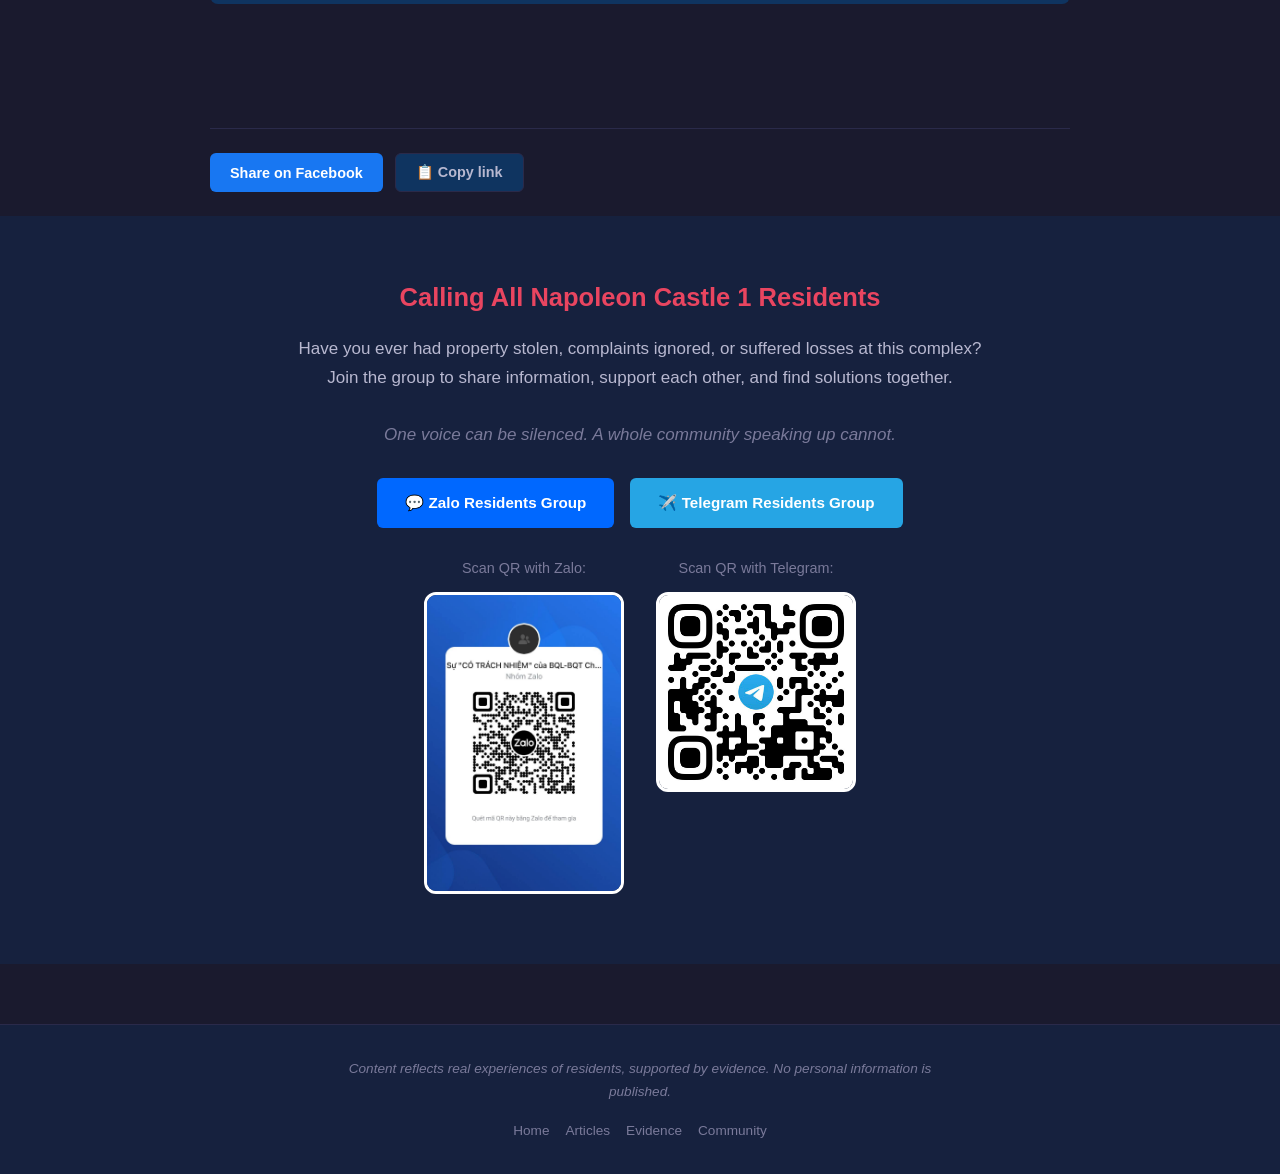
<file: en/index.html>
<!DOCTYPE html>
<html lang="en">
<head>
  <meta charset="UTF-8">
  <meta name="viewport" content="width=device-width, initial-scale=1.0">
  <meta name="description" content="Napoleon Castle 1 - Exposing the HOA & Property Management of Napoleon Castle 1, Nha Trang. Evidence, truth, and the residents' voice.">
  <title>Napoleon Castle 1 — The Professional Hand-Washing System</title>
  <link rel="alternate" hreflang="vi" href="../index.html">
  <link rel="alternate" hreflang="en" href="./index.html">
  <link rel="alternate" hreflang="zh" href="../zh/index.html">
  <link rel="alternate" hreflang="ru" href="../ru/index.html">
  <link rel="alternate" hreflang="ja" href="../ja/index.html">
  <link rel="alternate" hreflang="ko" href="../ko/index.html">
  <link rel="alternate" hreflang="x-default" href="../index.html">
  <link rel="canonical" href="https://{DOMAIN}/en/index.html">

  <!-- Open Graph -->
  <meta property="og:type" content="article">
  <meta property="og:title" content="Exposing Napoleon Castle 1 Nha Trang HOA & Property Management">
  <meta property="og:description" content="Evidence of theft, broken cameras, ignored complaints at Napoleon Castle 1 apartment, Nha Trang.">
  <meta property="og:url" content="https://{DOMAIN}/en/index.html">
  <meta property="og:site_name" content="Napoleon Castle 1 — Exposé">
  <meta property="og:locale" content="en_US">
  <meta property="og:image" content="https://{DOMAIN}/images/og-preview.jpg">
  <meta property="og:image:width" content="1200">
  <meta property="og:image:height" content="630">

  <!-- Twitter Card -->
  <meta name="twitter:card" content="summary_large_image">
  <meta name="twitter:title" content="Exposing Napoleon Castle 1 Nha Trang">
  <meta name="twitter:description" content="Evidence of management failures at Napoleon Castle 1 apartment.">
  <meta name="twitter:image" content="https://{DOMAIN}/images/og-preview.jpg">

  <link rel="stylesheet" href="../css/style.css">
</head>
<body>
  <header class="site-header">
    <div class="container">
      <a href="#top" class="site-logo">NAPOLEON CASTLE 1</a>
      <button class="menu-toggle" aria-label="Menu">&#9776;</button>
      <ul class="nav-links">
        <li><a href="#top">Home</a></li>
        <li><a href="#articles">Articles</a></li>
        <li><a href="#evidence">Evidence</a></li>
        <li><a href="#community">Community</a></li>
      </ul>
      <div class="lang-selector">
        <a href="../index.html">VI</a>
        <a href="./index.html" class="active">EN</a>
        <a href="../zh/index.html">ZH</a>
        <a href="../ru/index.html">RU</a>
        <a href="../ja/index.html">JA</a>
        <a href="../ko/index.html">KO</a>
      </div>
    </div>
  </header>

  <main>
    <!-- Hero -->
    <section id="top" class="hero">
      <div class="container">
        <h1>NAPOLEON CASTLE 1<br>The Professional Hand-Washing System</h1>
        <p class="subtitle">"Pay management fees to... manage your own property"</p>
        <a href="#articles" class="btn-cta">Read now ↓</a>
      </div>
    </section>

    <!-- Multi-language Banner -->
    <section class="multilang-banner">
      <div class="container">
        <p class="multilang-title">Available in 6 languages</p>
        <div class="multilang-grid">
          <a href="../index.html" class="multilang-btn">
            <span class="multilang-flag">VI</span>
            <span class="multilang-label">Tiếng Việt</span>
          </a>
          <a href="./index.html" class="multilang-btn active">
            <span class="multilang-flag">EN</span>
            <span class="multilang-label">English</span>
          </a>
          <a href="../zh/index.html" class="multilang-btn">
            <span class="multilang-flag">ZH</span>
            <span class="multilang-label">中文</span>
          </a>
          <a href="../ru/index.html" class="multilang-btn">
            <span class="multilang-flag">RU</span>
            <span class="multilang-label">Русский</span>
          </a>
          <a href="../ja/index.html" class="multilang-btn">
            <span class="multilang-flag">JA</span>
            <span class="multilang-label">日本語</span>
          </a>
          <a href="../ko/index.html" class="multilang-btn">
            <span class="multilang-flag">KO</span>
            <span class="multilang-label">한국어</span>
          </a>
        </div>
      </div>
    </section>

    <!-- ========== ARTICLES ========== -->
    <section id="articles">

      <!-- Article 1 -->
      <article class="container post-article">
        <div class="post-header">
          <h1>[PRAISE CORNER] The Boundless "Dedication and Responsibility" of Napoleon Castle Property Management</h1>
          <p class="post-meta">Residents of Napoleon Castle 1</p>
        </div>

        <div class="post-content">
          <p>Honestly, I don't know whether to laugh or cry at the security service here. After being "visited" twice and having bicycle parts vanish — totalling over <strong>3 million VND in damages</strong> (~$120 USD), I'd like to "commend" how the Property Management works:</p>

          <h2>A Record-Breaking Memory</h2>
          <p>The first time my property was stolen, the Management promised to resolve it and then... <strong>gently "forgot" for 6 whole months</strong>. Perhaps their schedule was so packed that a resident's stolen property simply evaporated from their memory.</p>

          <h2>World-Class Evasion Skills</h2>
          <p>The second time I was robbed, I messaged them and waited for <strong>one full week with no reply</strong>. When I finally went down to confront them in person, I received this earth-shattering excuse:</p>

          <div class="quote-block">
            "There were too many messages, so we haven't had time to reply yet"
            <cite>— Representative of Napoleon Castle 1 Property Management</cite>
          </div>

          <p>Apparently, a resident's stolen property isn't "priority" enough for the lobby representatives to spare a moment of their precious golden time.</p>

          <h2>Bizarre Camera Logic</h2>
          <p>The perpetrator bent the camera to commit the act. The camera clearly recorded everything, but Management still insisted:</p>

          <div class="quote-block">
            "The face and the act of theft aren't clearly visible, so we bear no <em>responsibility</em>"
            <cite>— Napoleon Castle 1 Property Management</cite>
          </div>

          <p>Wait, so just bending the camera makes you automatically innocent? Case closed?</p>

          <h2>Boundless Kindness (Towards the Perpetrator)</h2>
          <p>They caught the person who damaged the bicycle, but Management quietly filed a report and then... <strong>let them go to "protect the resident's identity"</strong> (the perpetrator, that is). As for the victim's damages and rights? Management gave them a report as a souvenir. Done.</p>

          <h2>The Truth Gets "Steered"</h2>
          <p>The extracted camera footage shows the perpetrator bending the camera angle, but a few days later Management claimed:</p>

          <div class="quote-block">
            "Nobody bent anything"
            <cite>— Napoleon Castle 1 Management (after reviewing the camera)</cite>
          </div>

          <p>Perhaps the camera knew to look away out of... embarrassment? Or maybe cameras at Napoleon have souls?</p>

          <h2>A Message to Residents</h2>
          <p>Napoleon residents, take note:</p>
          <ul>
            <li>Bicycle stolen — <strong>deal with it yourself</strong>, or contact the authorities on your own</li>
            <li>Other property — who knows if they'll share the same "deal with it yourself" fate?</li>
          </ul>

          <div class="quote-block">
            Management here only has the <em>responsibility</em> to "contact, connect, and... FILE REPORTS!" So if you plan to buy anything nice, better take it to bed and sleep with it!
          </div>

          <h2>The "Silencing" Tactic — Report & Kick from Groups</h2>
          <p>You'd think Management would focus on resolving residents' losses? Nope. Instead, the Management & HOA chose to... <strong>report and kick residents out of the Zalo group</strong> and all other communication channels.</p>
          <p>Logic: Can't solve the problem? Solve the person raising the problem. Resident complains → kicked from group → no more complaints → "problem solved."</p>

          <div class="quote-block">
            Can't solve the problem? Solve the person raising the problem.
            <cite>— Strategy of Napoleon Castle 1 Management & HOA</cite>
          </div>

          <p>It didn't stop there. The Management & HOA also <strong>tried to report residents' personal Facebook accounts</strong>. They even proactively contacted Facebook group admins to report residents' accounts — all to seal off every avenue of feedback.</p>
          <p>Instead of sitting down, having a direct dialogue, and cooperating with residents to find the best solution for everyone — Management & HOA chose to <strong>eliminate the voice</strong>. The energy spent reporting, kicking, and silencing — if channelled into solving problems, Napoleon Castle 1 would have been a model complex long ago.</p>

          <div class="quote-block">
            If the energy used to report residents was used to solve problems, Napoleon would have been a 5-star complex ages ago.
          </div>

          <p>This is exactly why this website exists — when every channel of dialogue is silenced, residents need a place <strong>no one can "kick" them from</strong>.</p>

          <div class="loop-diagram">
            Theft → Complaint → Report → Silence → More theft → ♻️
          </div>
        </div>
      </article>

      <!-- Article 2 -->
      <article class="container post-article">
        <div class="post-header">
          <h1>[PRAISE CORNER - PART 2] The Art of "Being Responsible in a Systematic Way"</h1>
          <p class="post-meta">Residents of Napoleon Castle 1 · 2026</p>
        </div>

        <div class="post-content">
          <h2>1. The "Grand" Appearance of the HOA</h2>
          <p>After days of waiting, the HOA (Homeowners' Association) of Napoleon Castle 1 finally showed up — not to solve problems, but to... <strong>demonstrate their presence</strong>.</p>
          <p>The meeting was organized with full ceremony: tables, chairs, microphones, and professional-grade silence. Residents arrived in full force, carrying thick stacks of complaints. The HOA brought... smiles.</p>

          <div class="quote-block">
            "We've listened, we've noted it down, but what we'll do about it... don't hold your breath!"
            <cite>— The Spirit of Napoleon Castle 1 HOA</cite>
          </div>

          <h2>2. "Meeting Minutes" — A Remix of the Recording</h2>
          <p>The highlight of the meeting: the <strong>official minutes</strong>. But when residents compared the minutes with the actual recording, the results were... impressive.</p>
          <p>The minutes stated: "The HOA has received feedback and commits to resolution." The actual recording: the HOA said "This is not within our scope of responsibility."</p>
          <p>A masterpiece "remix" — using raw material from reality, but the final product was... far more creative.</p>

          <div class="quote-block">
            "Minutes are minutes. Recordings are recordings. The two don't necessarily have to match."
            <cite>— HOA Logic</cite>
          </div>

          <h2>3. The "Systematically Responsible" Process</h2>
          <p>If we had to summarize how the HOA & Property Management of Napoleon Castle 1 operate, here's the standard procedure:</p>

          <div class="loop-diagram">
            Theft → Complaint → Report → Silence → More theft → ♻️
          </div>

          <p>This loop has been verified by numerous residents, multiple times, over many years. The result? <strong>Nobody gets a resolution</strong>, but the system runs smoothly.</p>

          <div class="quote-block">
            "Pay management fees to manage your own property"
            <cite>— The Privilege of Napoleon Castle 1 Residents</cite>
          </div>

          <ul>
            <li>Security cameras: <strong>present</strong> (but broken when needed)</li>
            <li>Security guards: <strong>present</strong> (but invisible)</li>
            <li>Property Management: <strong>present</strong> (but deaf)</li>
            <li>HOA: <strong>present</strong> (but idle)</li>
          </ul>

          <h2>4. The Ultimate "Silence" Tactic</h2>
          <p>After receiving complaints, the HOA/Management deploys the final tactic: <strong>absolute silence</strong>.</p>
          <p>No Zalo replies. No phone answers. No email. No notices. Residents ask 10 times, get answered... 0 times.</p>

          <div class="quote-block">
            "Nobody cares about nobody — Possessions come and go"
            <cite>— The Motto of Napoleon Castle 1 Management</cite>
          </div>

          <p>This tactic is so effective that many residents gradually... give up. And that's exactly the goal.</p>

          <h2>5. A Message to Residents</h2>
          <p>Don't stay silent. Don't give up. Don't let the HOA & Management continue "being responsible in a systematic way" — which means <strong>having no responsibility at all</strong>.</p>
          <p>Take action:</p>
          <ul>
            <li><strong>Record</strong> every meeting, every call</li>
            <li><strong>Photograph</strong> every report, every notice</li>
            <li><strong>Archive</strong> all evidence on Google Drive</li>
            <li><strong>Share</strong> so the community knows the truth</li>
            <li><strong>Join</strong> residents' groups to speak up together</li>
          </ul>

          <div class="quote-block">
            "The silence of residents is the power of the HOA."
          </div>
        </div>
      </article>

    </section>

    <!-- ========== EVIDENCE ========== -->
    <section id="evidence" class="container" style="padding: 60px 20px;">
      <div class="evidence-section">
        <h2>📁 Evidence — "Words backed by proof"</h2>

        <div class="evidence-embed">
          <h3>🎙️ Recording: "The Dance of Denial" — Management's masterful responsibility-dodging skills</h3>
          <div class="video-wrapper">
            <iframe src="https://drive.google.com/file/d/17WcGoPP5Mn9UGs67DYSQonbkfTGHQ_Rq/preview" allow="autoplay" loading="lazy"></iframe>
          </div>
          <a href="https://drive.google.com/file/d/17WcGoPP5Mn9UGs67DYSQonbkfTGHQ_Rq/view?usp=sharing" target="_blank" class="evidence-link">↗ Open in Google Drive</a>
        </div>

        <div class="evidence-embed">
          <h3>📄 The HOA's meaningless official report</h3>
          <iframe src="https://drive.google.com/file/d/1DjLZCv8FDVoXOdArXhxJp0pirLEezRLO/preview" width="100%" height="720" allow="autoplay" loading="lazy"></iframe>
          <a href="https://drive.google.com/file/d/1DjLZCv8FDVoXOdArXhxJp0pirLEezRLO/view?usp=drive_link" target="_blank" class="evidence-link">↗ Open in Google Drive</a>
        </div>
      </div>
    </section>

    <!-- ========== SHARE ========== -->
    <div class="container">
      <div class="share-buttons">
        <button class="btn-share btn-share-fb" onclick="shareFacebook()">Share on Facebook</button>
        <button class="btn-share btn-share-copy" onclick="copyLink()">📋 Copy link</button>
      </div>
    </div>

    <!-- ========== COMMUNITY ========== -->
    <section id="community" class="community-section">
      <h2>Calling All Napoleon Castle 1 Residents</h2>
      <p>Have you ever had property stolen, complaints ignored, or suffered losses at this complex?<br>
      Join the group to share information, support each other, and find solutions together.</p>
      <p style="color: var(--text-muted); font-style: italic; margin-top: 8px;">One voice can be silenced. A whole community speaking up cannot.</p>
      <div class="community-buttons">
        <a href="https://zalo.me/g/q9gv7rk0p5awj9sfgsnn" target="_blank" class="btn-community btn-zalo">💬 Zalo Residents Group</a>
        <a href="https://t.me/+AWiFzAYis3QyZTdl" target="_blank" class="btn-community btn-telegram">✈️ Telegram Residents Group</a>
      </div>
      <div class="qr-codes">
        <div class="qr-item">
          <p>Scan QR with Zalo:</p>
          <a href="https://zalo.me/g/q9gv7rk0p5awj9sfgsnn" target="_blank">
            <img src="../images/zalo-qr.jpg" alt="QR Code for Napoleon Castle 1 Zalo group" class="qr-image">
          </a>
        </div>
        <div class="qr-item">
          <p>Scan QR with Telegram:</p>
          <a href="https://t.me/+AWiFzAYis3QyZTdl" target="_blank">
            <img src="../images/telegram-qr.jpg" alt="QR Code for Napoleon Castle 1 Telegram group" class="qr-image">
          </a>
        </div>
      </div>
    </section>
  </main>

  <footer class="site-footer">
    <div class="container">
      <p class="disclaimer">Content reflects real experiences of residents, supported by evidence. No personal information is published.</p>
      <div class="footer-links">
        <a href="#top">Home</a>
        <a href="#articles">Articles</a>
        <a href="#evidence">Evidence</a>
        <a href="#community">Community</a>
      </div>
    </div>
  </footer>

  <script src="../js/main.js"></script>
</body>
</html>
</file>
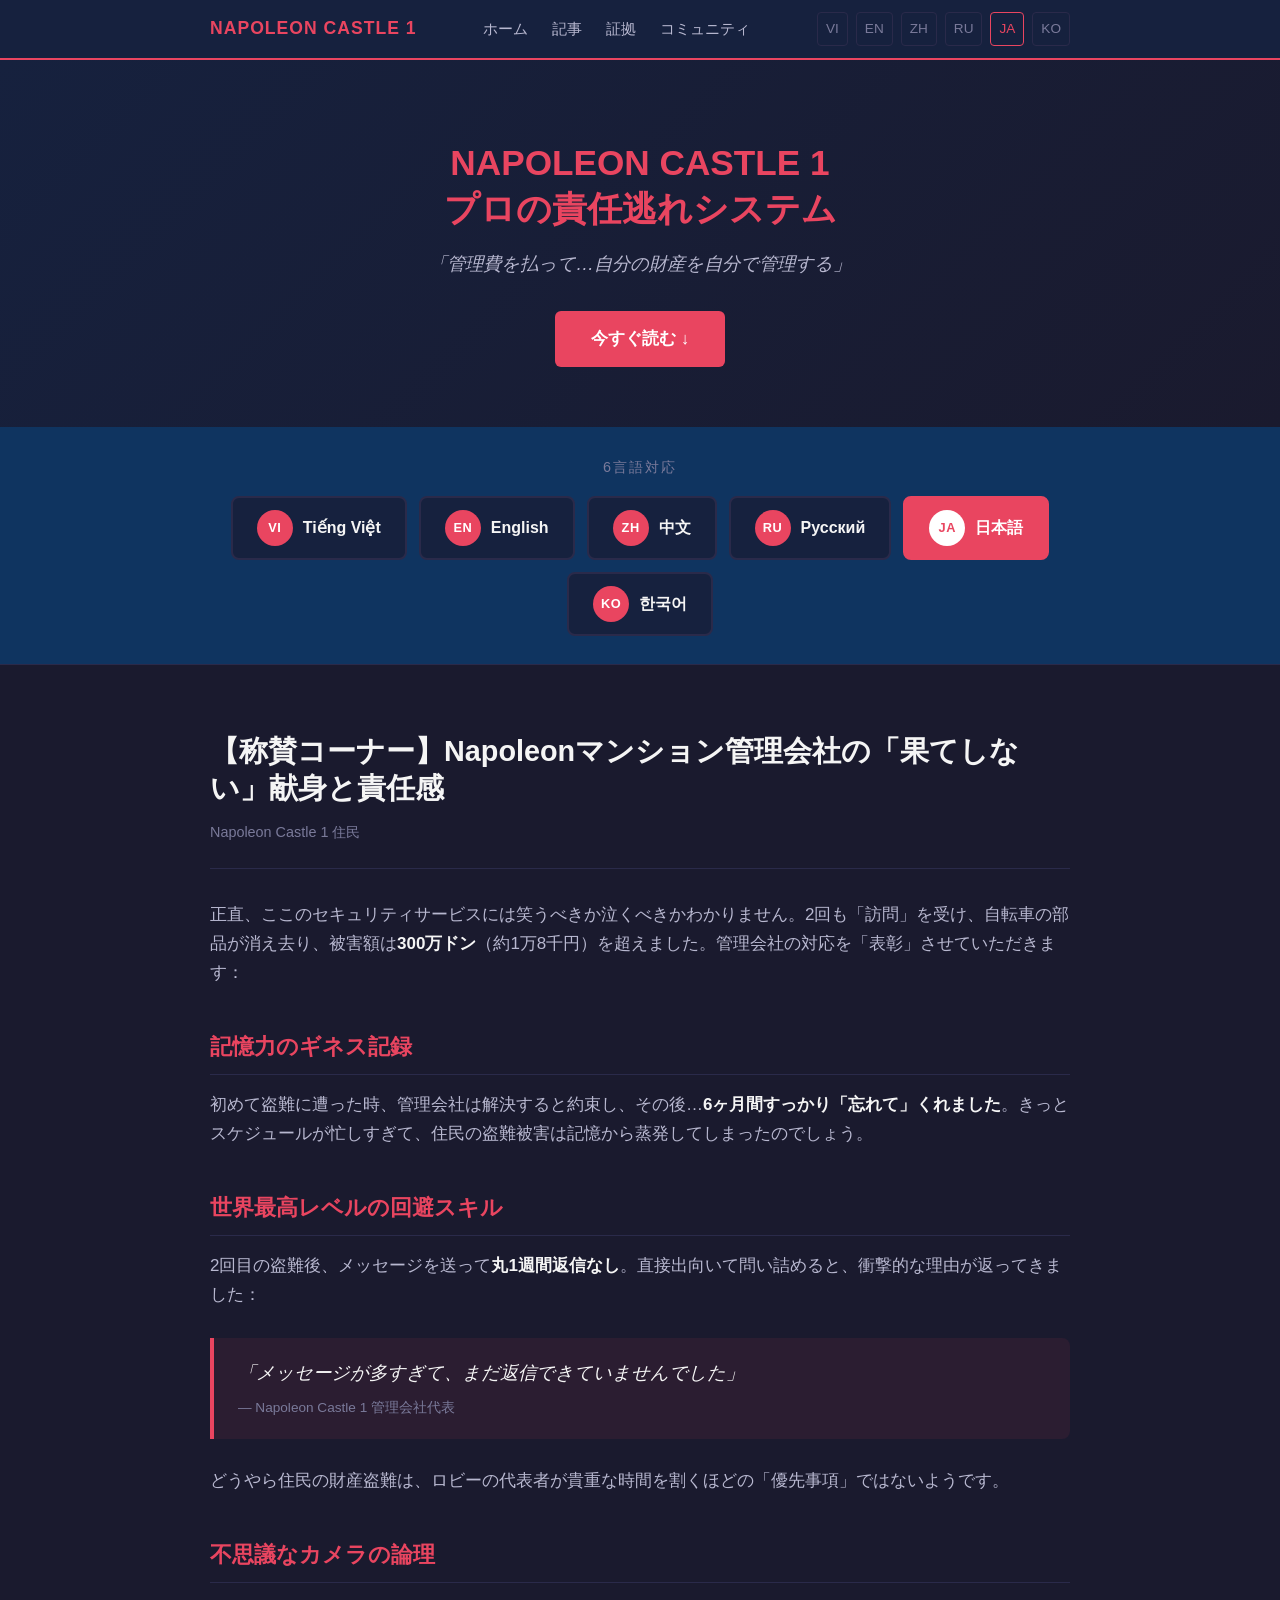
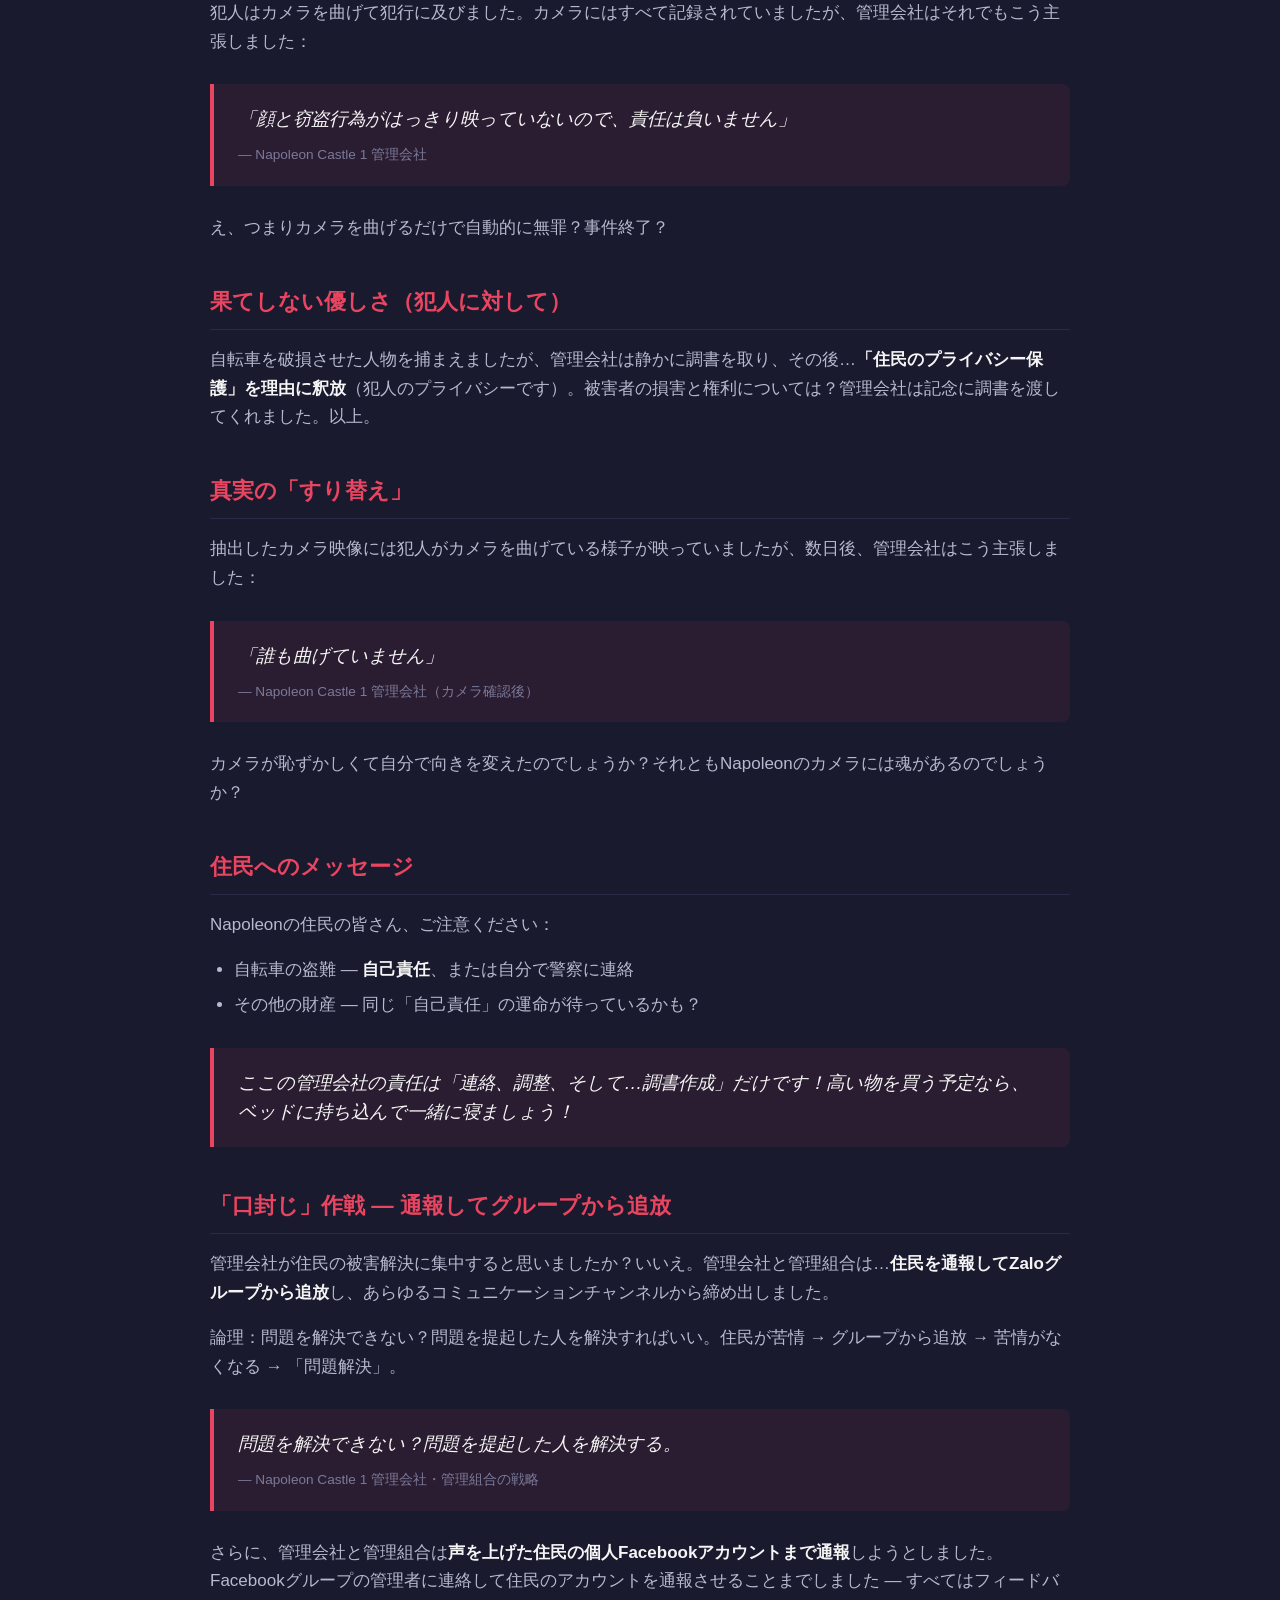
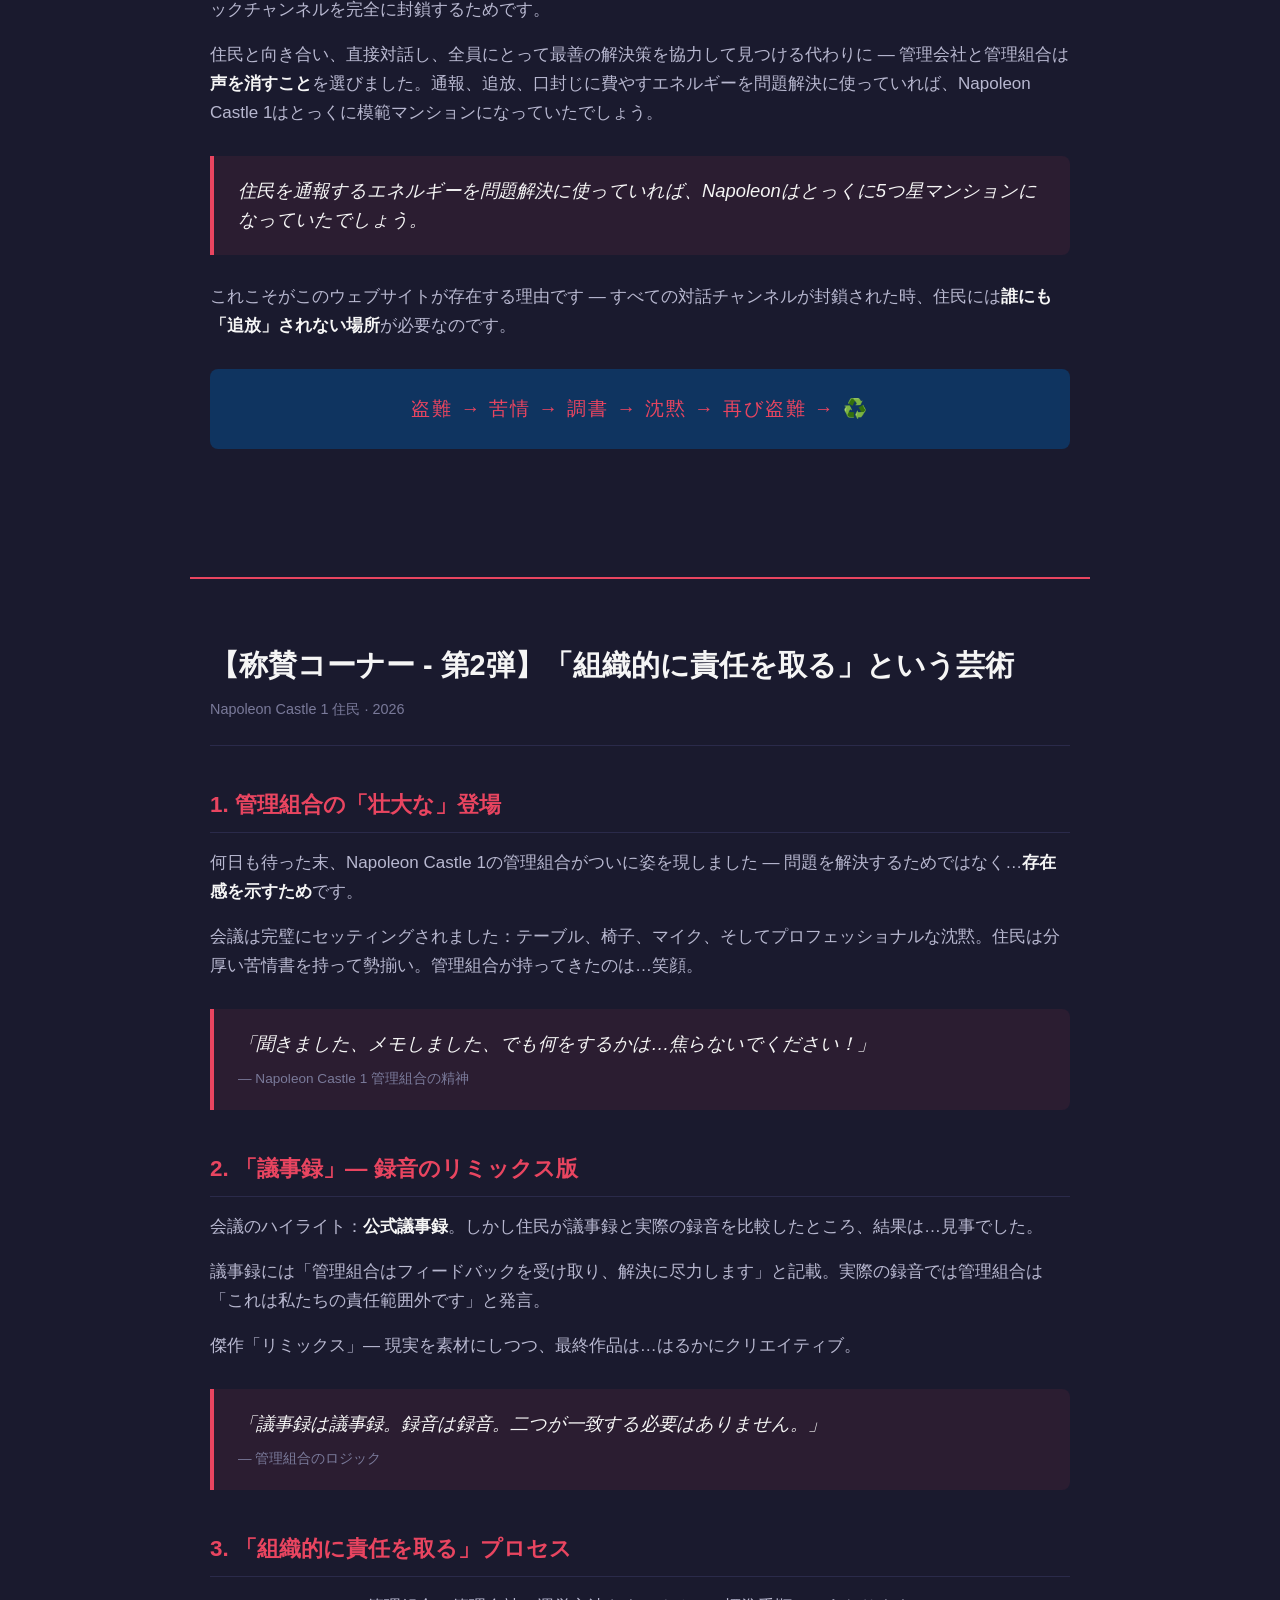
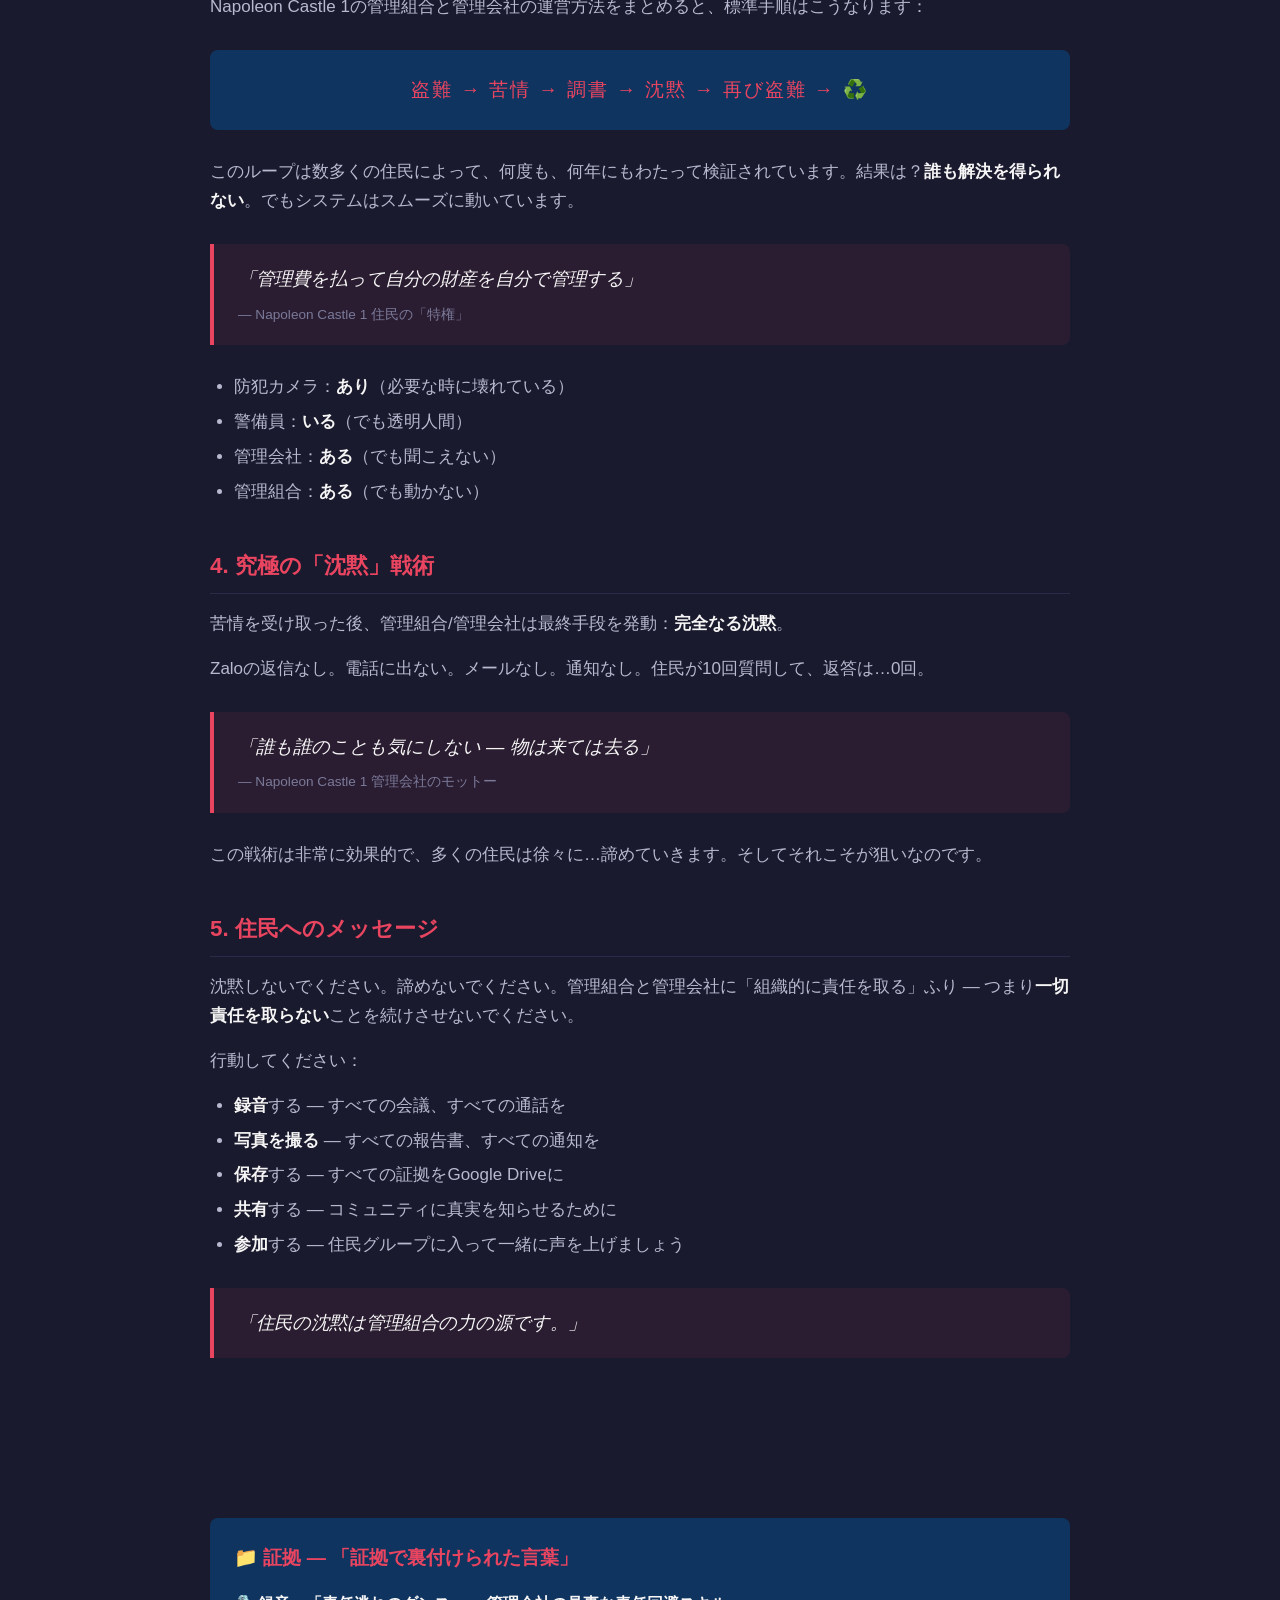
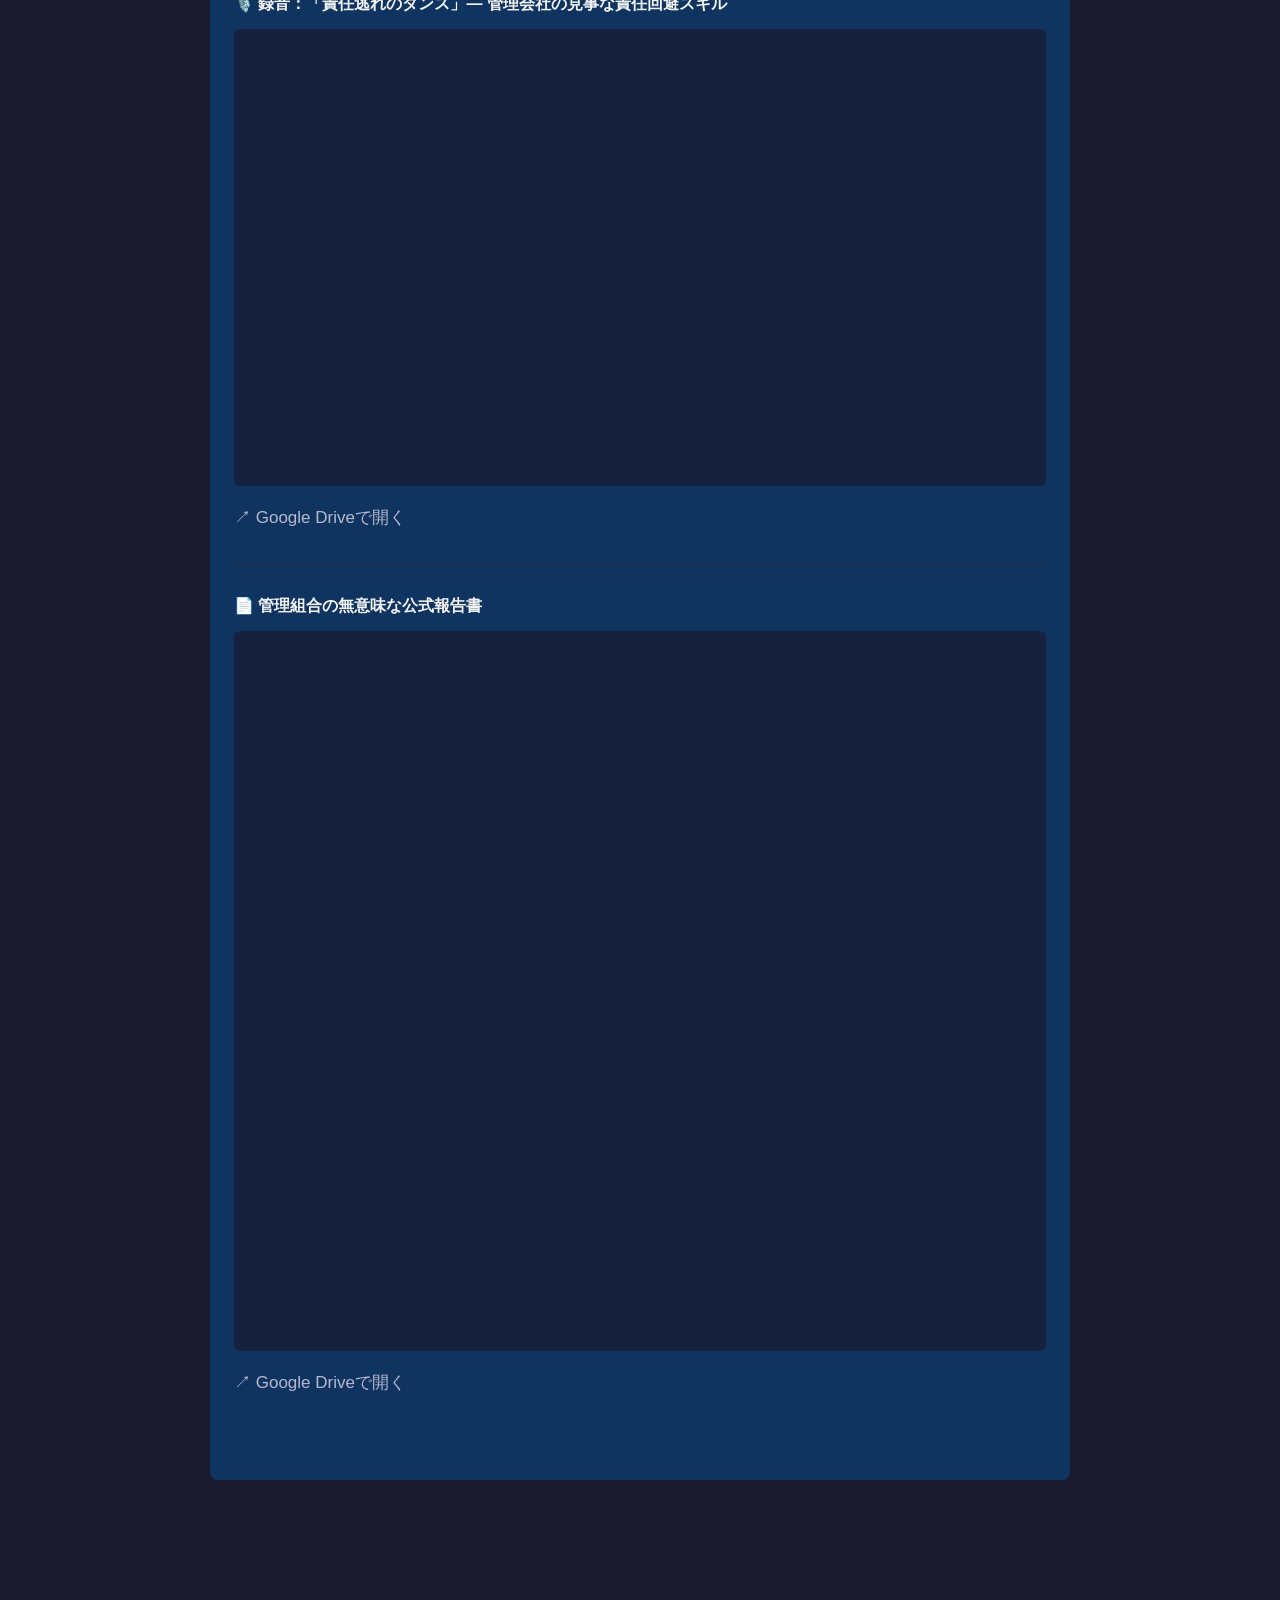
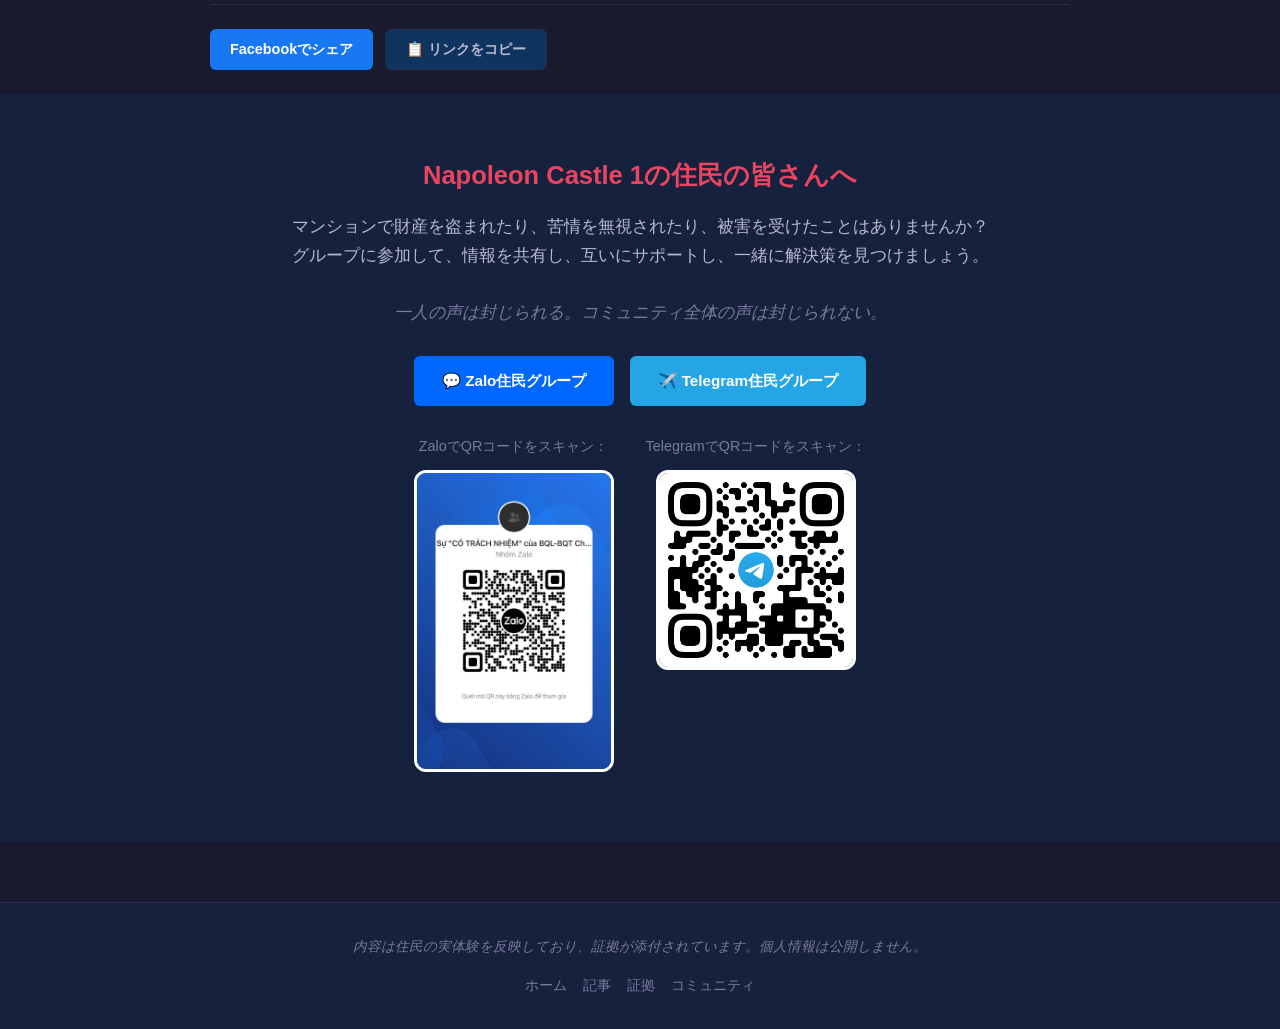
<file: ja/index.html>
<!DOCTYPE html>
<html lang="ja">
<head>
  <meta charset="UTF-8">
  <meta name="viewport" content="width=device-width, initial-scale=1.0">
  <meta name="description" content="Napoleon Castle 1 - ニャチャンのNapoleon Castle 1マンション管理組合と管理会社の実態を暴露。証拠、真実、そして住民の声。">
  <title>Napoleon Castle 1 — プロの責任逃れシステム</title>
  <link rel="alternate" hreflang="vi" href="../index.html">
  <link rel="alternate" hreflang="en" href="../en/index.html">
  <link rel="alternate" hreflang="zh" href="../zh/index.html">
  <link rel="alternate" hreflang="ru" href="../ru/index.html">
  <link rel="alternate" hreflang="ja" href="./index.html">
  <link rel="alternate" hreflang="ko" href="../ko/index.html">
  <link rel="alternate" hreflang="x-default" href="../index.html">
  <link rel="canonical" href="https://{DOMAIN}/ja/index.html">

  <!-- Open Graph -->
  <meta property="og:type" content="article">
  <meta property="og:title" content="Napoleon Castle 1 ニャチャン — 管理会社の実態暴露">
  <meta property="og:description" content="盗難、壊れた防犯カメラ、無視される苦情。Napoleon Castle 1マンション管理の真実。">
  <meta property="og:url" content="https://{DOMAIN}/ja/index.html">
  <meta property="og:site_name" content="Napoleon Castle 1 — 暴露">
  <meta property="og:locale" content="ja_JP">
  <meta property="og:image" content="https://{DOMAIN}/images/og-preview.jpg">

  <!-- Twitter Card -->
  <meta name="twitter:card" content="summary_large_image">
  <meta name="twitter:title" content="Napoleon Castle 1 ニャチャン管理問題">
  <meta name="twitter:description" content="Napoleon Castle 1マンション管理の失態の証拠。">
  <meta name="twitter:image" content="https://{DOMAIN}/images/og-preview.jpg">

  <link rel="stylesheet" href="../css/style.css">
</head>
<body>
  <header class="site-header">
    <div class="container">
      <a href="#top" class="site-logo">NAPOLEON CASTLE 1</a>
      <button class="menu-toggle" aria-label="メニュー">&#9776;</button>
      <ul class="nav-links">
        <li><a href="#top">ホーム</a></li>
        <li><a href="#articles">記事</a></li>
        <li><a href="#evidence">証拠</a></li>
        <li><a href="#community">コミュニティ</a></li>
      </ul>
      <div class="lang-selector">
        <a href="../index.html">VI</a>
        <a href="../en/index.html">EN</a>
        <a href="../zh/index.html">ZH</a>
        <a href="../ru/index.html">RU</a>
        <a href="./index.html" class="active">JA</a>
        <a href="../ko/index.html">KO</a>
      </div>
    </div>
  </header>

  <main>
    <!-- Hero -->
    <section id="top" class="hero">
      <div class="container">
        <h1>NAPOLEON CASTLE 1<br>プロの責任逃れシステム</h1>
        <p class="subtitle">「管理費を払って…自分の財産を自分で管理する」</p>
        <a href="#articles" class="btn-cta">今すぐ読む ↓</a>
      </div>
    </section>

    <!-- Multi-language Banner -->
    <section class="multilang-banner">
      <div class="container">
        <p class="multilang-title">6言語対応</p>
        <div class="multilang-grid">
          <a href="../index.html" class="multilang-btn">
            <span class="multilang-flag">VI</span>
            <span class="multilang-label">Tiếng Việt</span>
          </a>
          <a href="../en/index.html" class="multilang-btn">
            <span class="multilang-flag">EN</span>
            <span class="multilang-label">English</span>
          </a>
          <a href="../zh/index.html" class="multilang-btn">
            <span class="multilang-flag">ZH</span>
            <span class="multilang-label">中文</span>
          </a>
          <a href="../ru/index.html" class="multilang-btn">
            <span class="multilang-flag">RU</span>
            <span class="multilang-label">Русский</span>
          </a>
          <a href="./index.html" class="multilang-btn active">
            <span class="multilang-flag">JA</span>
            <span class="multilang-label">日本語</span>
          </a>
          <a href="../ko/index.html" class="multilang-btn">
            <span class="multilang-flag">KO</span>
            <span class="multilang-label">한국어</span>
          </a>
        </div>
      </div>
    </section>

    <!-- ========== 記事 ========== -->
    <section id="articles">

      <!-- 記事 1 -->
      <article class="container post-article">
        <div class="post-header">
          <h1>【称賛コーナー】Napoleonマンション管理会社の「果てしない」献身と責任感</h1>
          <p class="post-meta">Napoleon Castle 1 住民</p>
        </div>

        <div class="post-content">
          <p>正直、ここのセキュリティサービスには笑うべきか泣くべきかわかりません。2回も「訪問」を受け、自転車の部品が消え去り、被害額は<strong>300万ドン</strong>（約1万8千円）を超えました。管理会社の対応を「表彰」させていただきます：</p>

          <h2>記憶力のギネス記録</h2>
          <p>初めて盗難に遭った時、管理会社は解決すると約束し、その後…<strong>6ヶ月間すっかり「忘れて」くれました</strong>。きっとスケジュールが忙しすぎて、住民の盗難被害は記憶から蒸発してしまったのでしょう。</p>

          <h2>世界最高レベルの回避スキル</h2>
          <p>2回目の盗難後、メッセージを送って<strong>丸1週間返信なし</strong>。直接出向いて問い詰めると、衝撃的な理由が返ってきました：</p>

          <div class="quote-block">
            「メッセージが多すぎて、まだ返信できていませんでした」
            <cite>— Napoleon Castle 1 管理会社代表</cite>
          </div>

          <p>どうやら住民の財産盗難は、ロビーの代表者が貴重な時間を割くほどの「優先事項」ではないようです。</p>

          <h2>不思議なカメラの論理</h2>
          <p>犯人はカメラを曲げて犯行に及びました。カメラにはすべて記録されていましたが、管理会社はそれでもこう主張しました：</p>

          <div class="quote-block">
            「顔と窃盗行為がはっきり映っていないので、<em>責任</em>は負いません」
            <cite>— Napoleon Castle 1 管理会社</cite>
          </div>

          <p>え、つまりカメラを曲げるだけで自動的に無罪？事件終了？</p>

          <h2>果てしない優しさ（犯人に対して）</h2>
          <p>自転車を破損させた人物を捕まえましたが、管理会社は静かに調書を取り、その後…<strong>「住民のプライバシー保護」を理由に釈放</strong>（犯人のプライバシーです）。被害者の損害と権利については？管理会社は記念に調書を渡してくれました。以上。</p>

          <h2>真実の「すり替え」</h2>
          <p>抽出したカメラ映像には犯人がカメラを曲げている様子が映っていましたが、数日後、管理会社はこう主張しました：</p>

          <div class="quote-block">
            「誰も曲げていません」
            <cite>— Napoleon Castle 1 管理会社（カメラ確認後）</cite>
          </div>

          <p>カメラが恥ずかしくて自分で向きを変えたのでしょうか？それともNapoleonのカメラには魂があるのでしょうか？</p>

          <h2>住民へのメッセージ</h2>
          <p>Napoleonの住民の皆さん、ご注意ください：</p>
          <ul>
            <li>自転車の盗難 — <strong>自己責任</strong>、または自分で警察に連絡</li>
            <li>その他の財産 — 同じ「自己責任」の運命が待っているかも？</li>
          </ul>

          <div class="quote-block">
            ここの管理会社の<em>責任</em>は「連絡、調整、そして…調書作成」だけです！高い物を買う予定なら、ベッドに持ち込んで一緒に寝ましょう！
          </div>

          <h2>「口封じ」作戦 — 通報してグループから追放</h2>
          <p>管理会社が住民の被害解決に集中すると思いましたか？いいえ。管理会社と管理組合は…<strong>住民を通報してZaloグループから追放</strong>し、あらゆるコミュニケーションチャンネルから締め出しました。</p>
          <p>論理：問題を解決できない？問題を提起した人を解決すればいい。住民が苦情 → グループから追放 → 苦情がなくなる → 「問題解決」。</p>

          <div class="quote-block">
            問題を解決できない？問題を提起した人を解決する。
            <cite>— Napoleon Castle 1 管理会社・管理組合の戦略</cite>
          </div>

          <p>さらに、管理会社と管理組合は<strong>声を上げた住民の個人Facebookアカウントまで通報</strong>しようとしました。Facebookグループの管理者に連絡して住民のアカウントを通報させることまでしました — すべてはフィードバックチャンネルを完全に封鎖するためです。</p>
          <p>住民と向き合い、直接対話し、全員にとって最善の解決策を協力して見つける代わりに — 管理会社と管理組合は<strong>声を消すこと</strong>を選びました。通報、追放、口封じに費やすエネルギーを問題解決に使っていれば、Napoleon Castle 1はとっくに模範マンションになっていたでしょう。</p>

          <div class="quote-block">
            住民を通報するエネルギーを問題解決に使っていれば、Napoleonはとっくに5つ星マンションになっていたでしょう。
          </div>

          <p>これこそがこのウェブサイトが存在する理由です — すべての対話チャンネルが封鎖された時、住民には<strong>誰にも「追放」されない場所</strong>が必要なのです。</p>

          <div class="loop-diagram">
            盗難 → 苦情 → 調書 → 沈黙 → 再び盗難 → ♻️
          </div>
        </div>
      </article>

      <!-- 記事 2 -->
      <article class="container post-article">
        <div class="post-header">
          <h1>【称賛コーナー - 第2弾】「組織的に責任を取る」という芸術</h1>
          <p class="post-meta">Napoleon Castle 1 住民 · 2026</p>
        </div>

        <div class="post-content">
          <h2>1. 管理組合の「壮大な」登場</h2>
          <p>何日も待った末、Napoleon Castle 1の管理組合がついに姿を現しました — 問題を解決するためではなく…<strong>存在感を示すため</strong>です。</p>
          <p>会議は完璧にセッティングされました：テーブル、椅子、マイク、そしてプロフェッショナルな沈黙。住民は分厚い苦情書を持って勢揃い。管理組合が持ってきたのは…笑顔。</p>

          <div class="quote-block">
            「聞きました、メモしました、でも何をするかは…焦らないでください！」
            <cite>— Napoleon Castle 1 管理組合の精神</cite>
          </div>

          <h2>2. 「議事録」— 録音のリミックス版</h2>
          <p>会議のハイライト：<strong>公式議事録</strong>。しかし住民が議事録と実際の録音を比較したところ、結果は…見事でした。</p>
          <p>議事録には「管理組合はフィードバックを受け取り、解決に尽力します」と記載。実際の録音では管理組合は「これは私たちの責任範囲外です」と発言。</p>
          <p>傑作「リミックス」— 現実を素材にしつつ、最終作品は…はるかにクリエイティブ。</p>

          <div class="quote-block">
            「議事録は議事録。録音は録音。二つが一致する必要はありません。」
            <cite>— 管理組合のロジック</cite>
          </div>

          <h2>3. 「組織的に責任を取る」プロセス</h2>
          <p>Napoleon Castle 1の管理組合と管理会社の運営方法をまとめると、標準手順はこうなります：</p>

          <div class="loop-diagram">
            盗難 → 苦情 → 調書 → 沈黙 → 再び盗難 → ♻️
          </div>

          <p>このループは数多くの住民によって、何度も、何年にもわたって検証されています。結果は？<strong>誰も解決を得られない</strong>。でもシステムはスムーズに動いています。</p>

          <div class="quote-block">
            「管理費を払って自分の財産を自分で管理する」
            <cite>— Napoleon Castle 1 住民の「特権」</cite>
          </div>

          <ul>
            <li>防犯カメラ：<strong>あり</strong>（必要な時に壊れている）</li>
            <li>警備員：<strong>いる</strong>（でも透明人間）</li>
            <li>管理会社：<strong>ある</strong>（でも聞こえない）</li>
            <li>管理組合：<strong>ある</strong>（でも動かない）</li>
          </ul>

          <h2>4. 究極の「沈黙」戦術</h2>
          <p>苦情を受け取った後、管理組合/管理会社は最終手段を発動：<strong>完全なる沈黙</strong>。</p>
          <p>Zaloの返信なし。電話に出ない。メールなし。通知なし。住民が10回質問して、返答は…0回。</p>

          <div class="quote-block">
            「誰も誰のことも気にしない — 物は来ては去る」
            <cite>— Napoleon Castle 1 管理会社のモットー</cite>
          </div>

          <p>この戦術は非常に効果的で、多くの住民は徐々に…諦めていきます。そしてそれこそが狙いなのです。</p>

          <h2>5. 住民へのメッセージ</h2>
          <p>沈黙しないでください。諦めないでください。管理組合と管理会社に「組織的に責任を取る」ふり — つまり<strong>一切責任を取らない</strong>ことを続けさせないでください。</p>
          <p>行動してください：</p>
          <ul>
            <li><strong>録音</strong>する — すべての会議、すべての通話を</li>
            <li><strong>写真を撮る</strong> — すべての報告書、すべての通知を</li>
            <li><strong>保存</strong>する — すべての証拠をGoogle Driveに</li>
            <li><strong>共有</strong>する — コミュニティに真実を知らせるために</li>
            <li><strong>参加</strong>する — 住民グループに入って一緒に声を上げましょう</li>
          </ul>

          <div class="quote-block">
            「住民の沈黙は管理組合の力の源です。」
          </div>
        </div>
      </article>

    </section>

    <!-- ========== 証拠 ========== -->
    <section id="evidence" class="container" style="padding: 60px 20px;">
      <div class="evidence-section">
        <h2>📁 証拠 — 「証拠で裏付けられた言葉」</h2>

        <div class="evidence-embed">
          <h3>🎙️ 録音：「責任逃れのダンス」— 管理会社の見事な責任回避スキル</h3>
          <div class="video-wrapper">
            <iframe src="https://drive.google.com/file/d/17WcGoPP5Mn9UGs67DYSQonbkfTGHQ_Rq/preview" allow="autoplay" loading="lazy"></iframe>
          </div>
          <a href="https://drive.google.com/file/d/17WcGoPP5Mn9UGs67DYSQonbkfTGHQ_Rq/view?usp=sharing" target="_blank" class="evidence-link">↗ Google Driveで開く</a>
        </div>

        <div class="evidence-embed">
          <h3>📄 管理組合の無意味な公式報告書</h3>
          <iframe src="https://drive.google.com/file/d/1DjLZCv8FDVoXOdArXhxJp0pirLEezRLO/preview" width="100%" height="720" allow="autoplay" loading="lazy"></iframe>
          <a href="https://drive.google.com/file/d/1DjLZCv8FDVoXOdArXhxJp0pirLEezRLO/view?usp=drive_link" target="_blank" class="evidence-link">↗ Google Driveで開く</a>
        </div>
      </div>
    </section>

    <!-- ========== シェア ========== -->
    <div class="container">
      <div class="share-buttons">
        <button class="btn-share btn-share-fb" onclick="shareFacebook()">Facebookでシェア</button>
        <button class="btn-share btn-share-copy" onclick="copyLink()">📋 リンクをコピー</button>
      </div>
    </div>

    <!-- ========== コミュニティ ========== -->
    <section id="community" class="community-section">
      <h2>Napoleon Castle 1の住民の皆さんへ</h2>
      <p>マンションで財産を盗まれたり、苦情を無視されたり、被害を受けたことはありませんか？<br>
      グループに参加して、情報を共有し、互いにサポートし、一緒に解決策を見つけましょう。</p>
      <p style="color: var(--text-muted); font-style: italic; margin-top: 8px;">一人の声は封じられる。コミュニティ全体の声は封じられない。</p>
      <div class="community-buttons">
        <a href="https://zalo.me/g/q9gv7rk0p5awj9sfgsnn" target="_blank" class="btn-community btn-zalo">💬 Zalo住民グループ</a>
        <a href="https://t.me/+AWiFzAYis3QyZTdl" target="_blank" class="btn-community btn-telegram">✈️ Telegram住民グループ</a>
      </div>
      <div class="qr-codes">
        <div class="qr-item">
          <p>ZaloでQRコードをスキャン：</p>
          <a href="https://zalo.me/g/q9gv7rk0p5awj9sfgsnn" target="_blank">
            <img src="../images/zalo-qr.jpg" alt="Napoleon Castle 1 ZaloグループQRコード" class="qr-image">
          </a>
        </div>
        <div class="qr-item">
          <p>TelegramでQRコードをスキャン：</p>
          <a href="https://t.me/+AWiFzAYis3QyZTdl" target="_blank">
            <img src="../images/telegram-qr.jpg" alt="Napoleon Castle 1 TelegramグループQRコード" class="qr-image">
          </a>
        </div>
      </div>
    </section>
  </main>

  <footer class="site-footer">
    <div class="container">
      <p class="disclaimer">内容は住民の実体験を反映しており、証拠が添付されています。個人情報は公開しません。</p>
      <div class="footer-links">
        <a href="#top">ホーム</a>
        <a href="#articles">記事</a>
        <a href="#evidence">証拠</a>
        <a href="#community">コミュニティ</a>
      </div>
    </div>
  </footer>

  <script src="../js/main.js"></script>
</body>
</html>
</file>
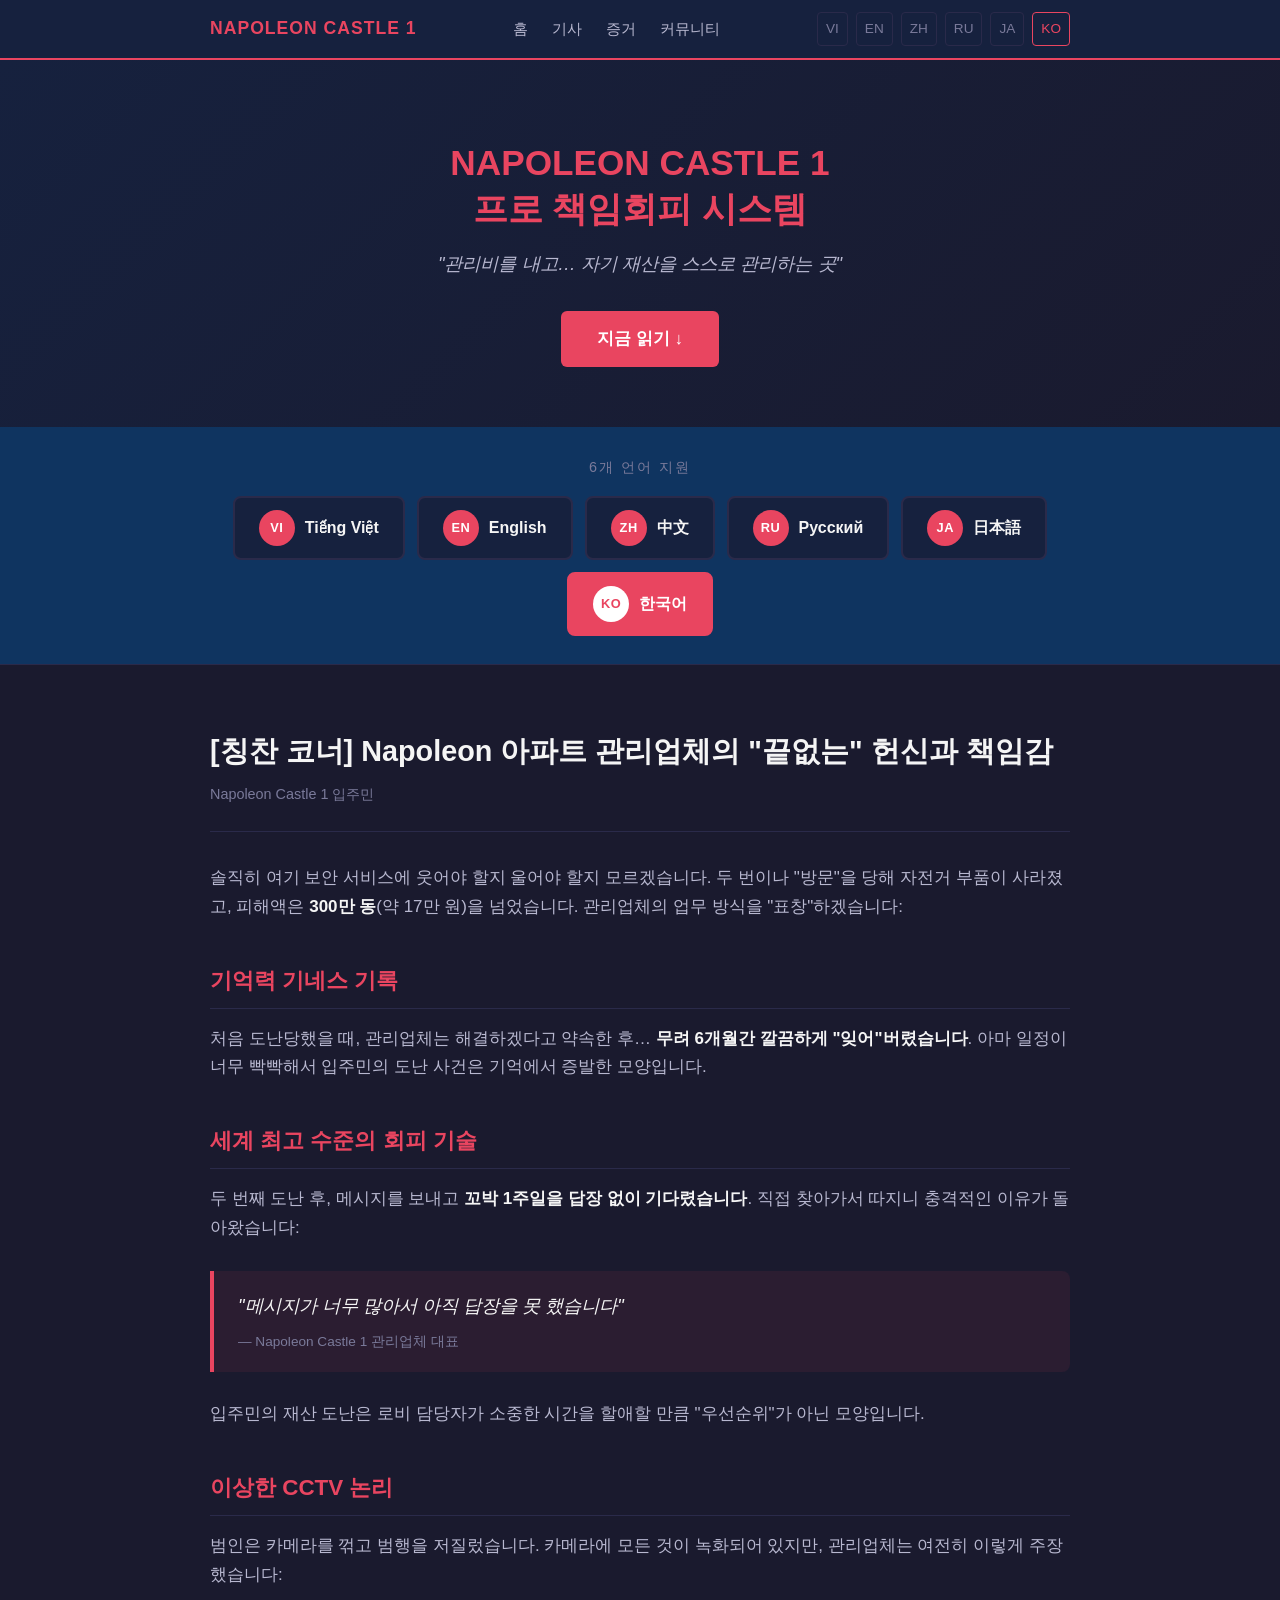
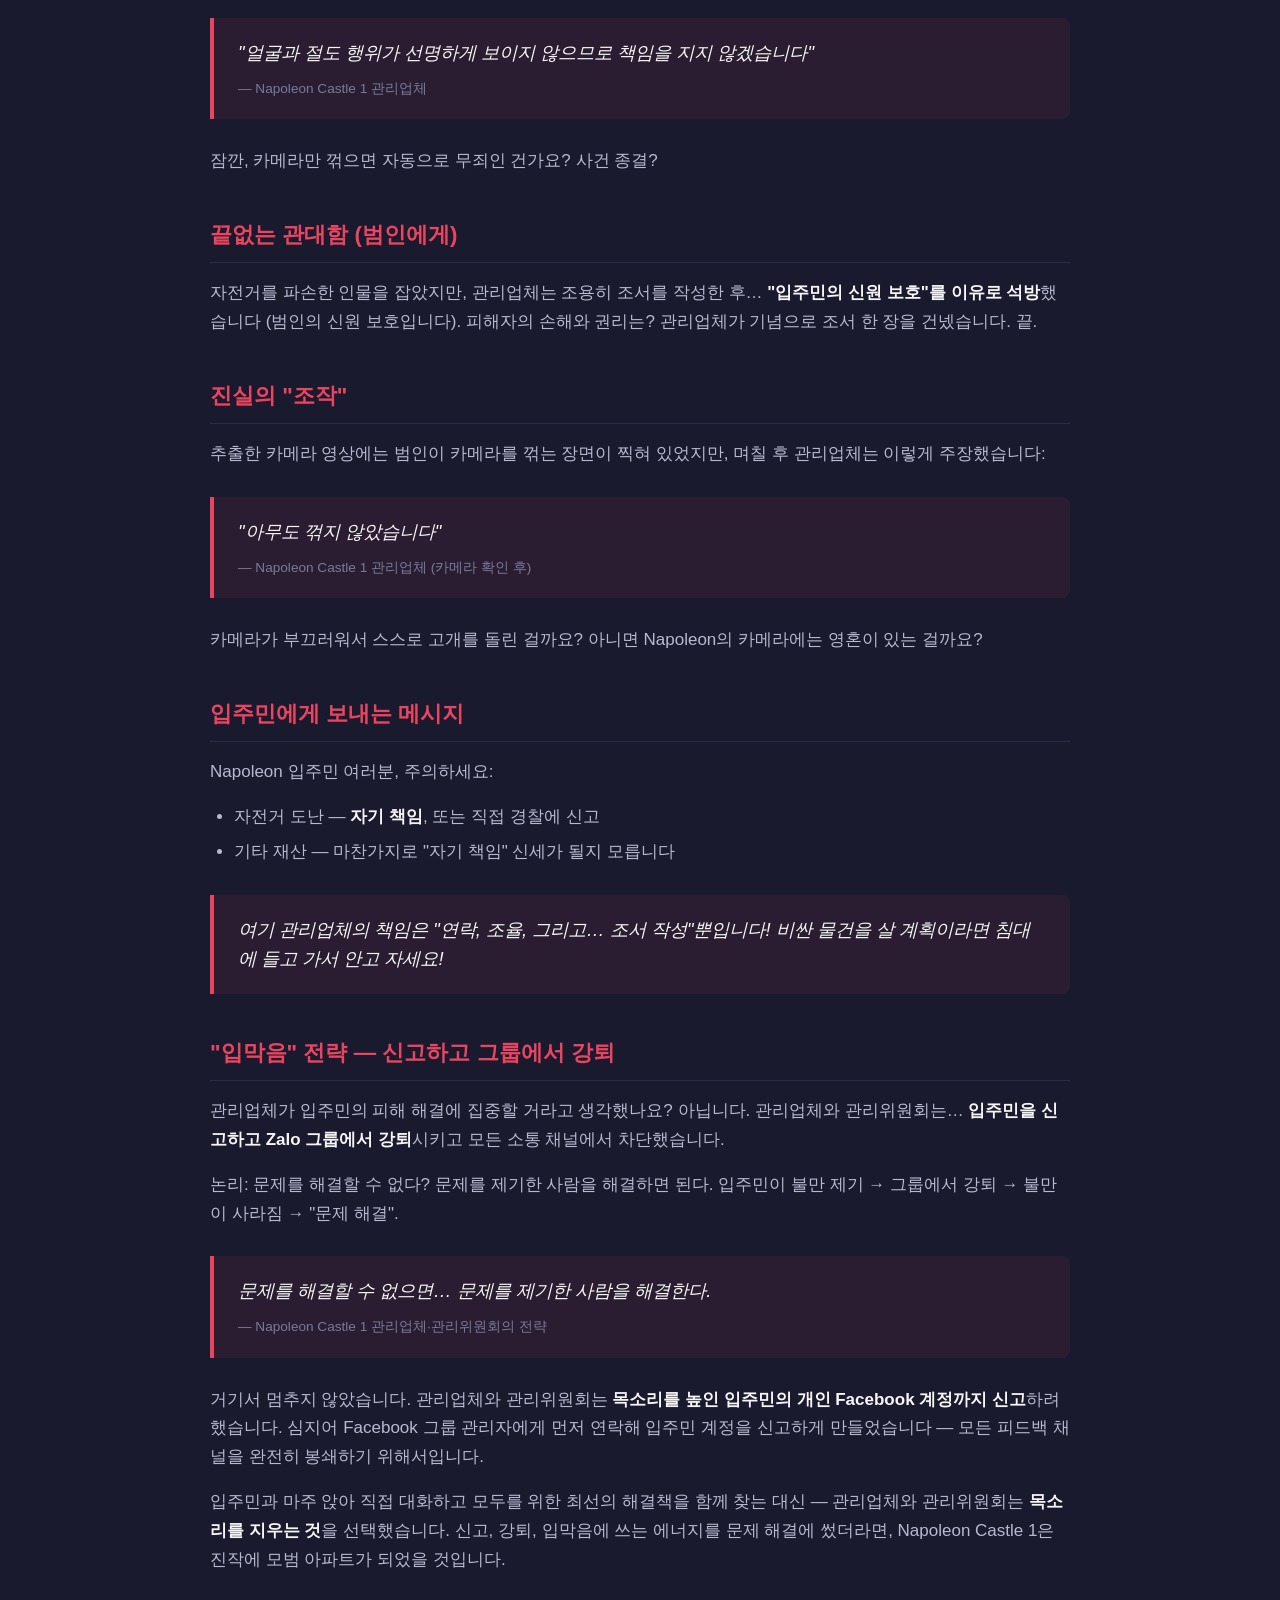
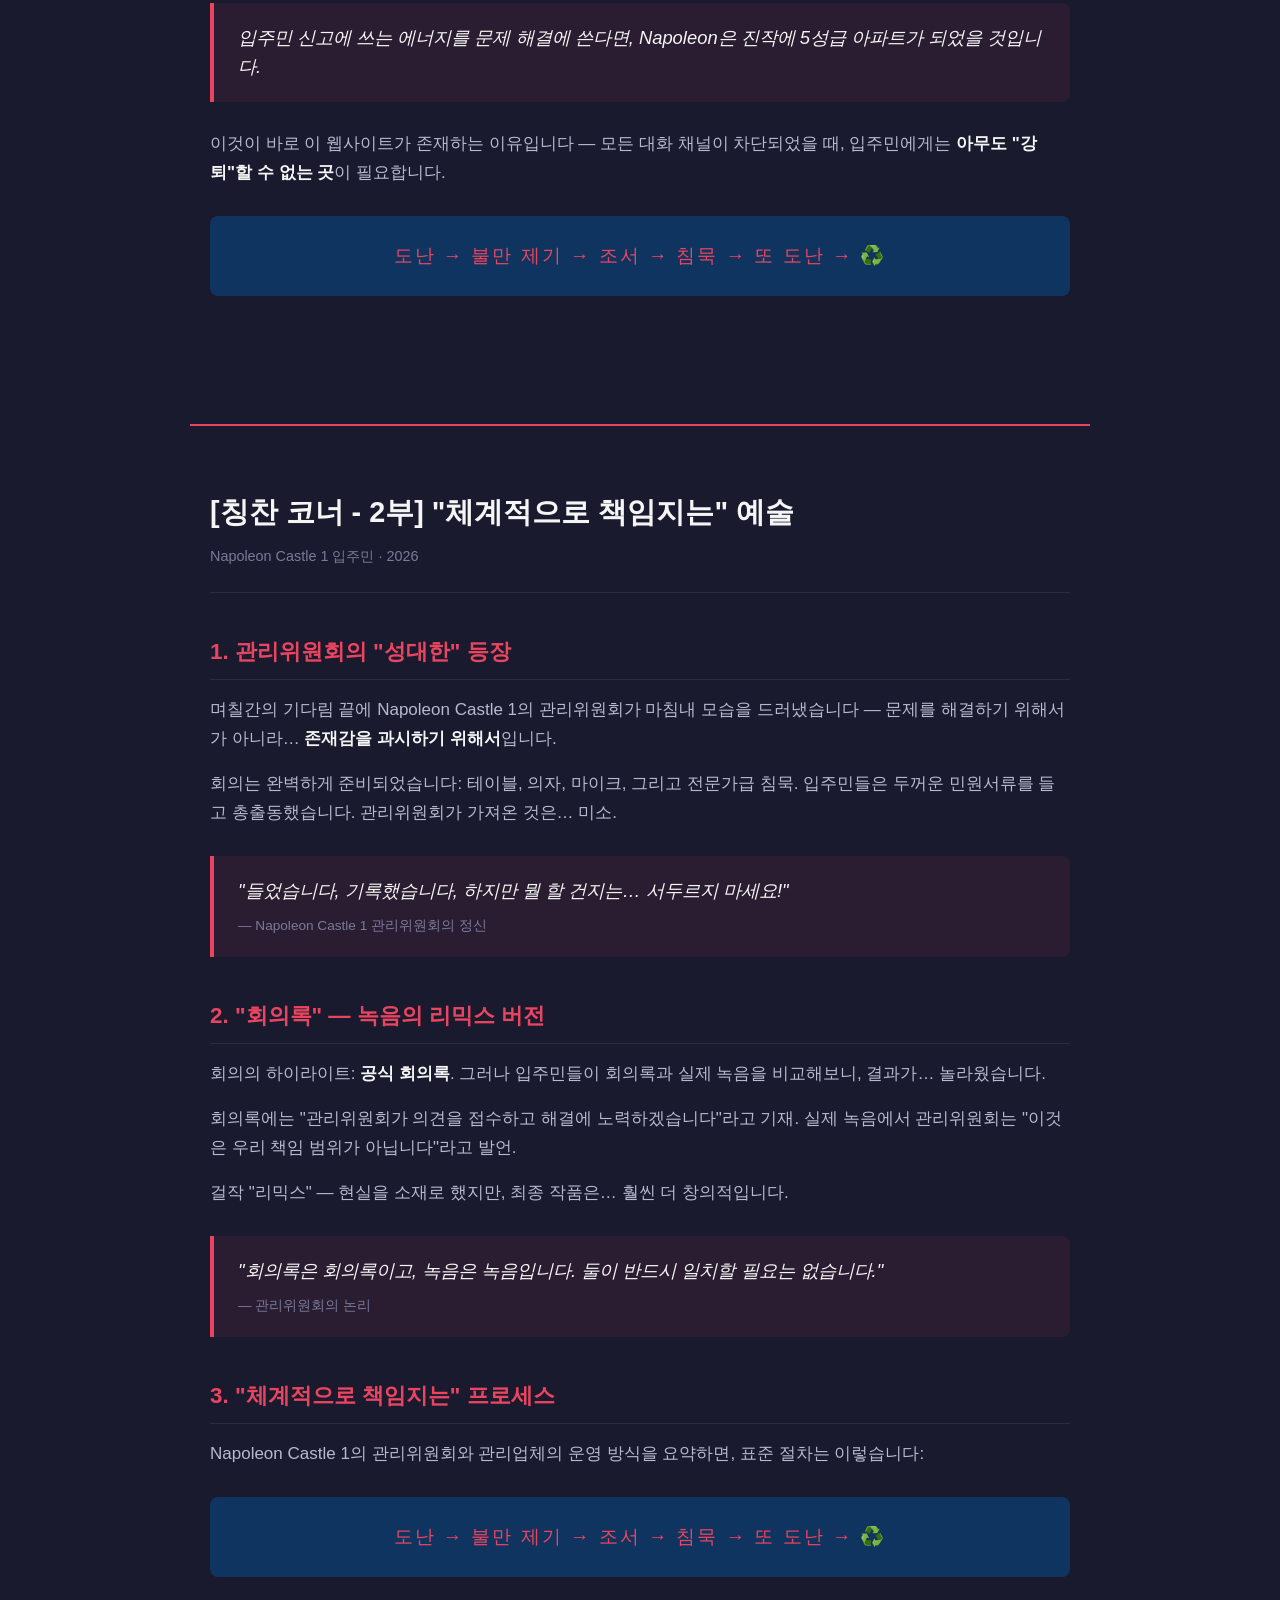
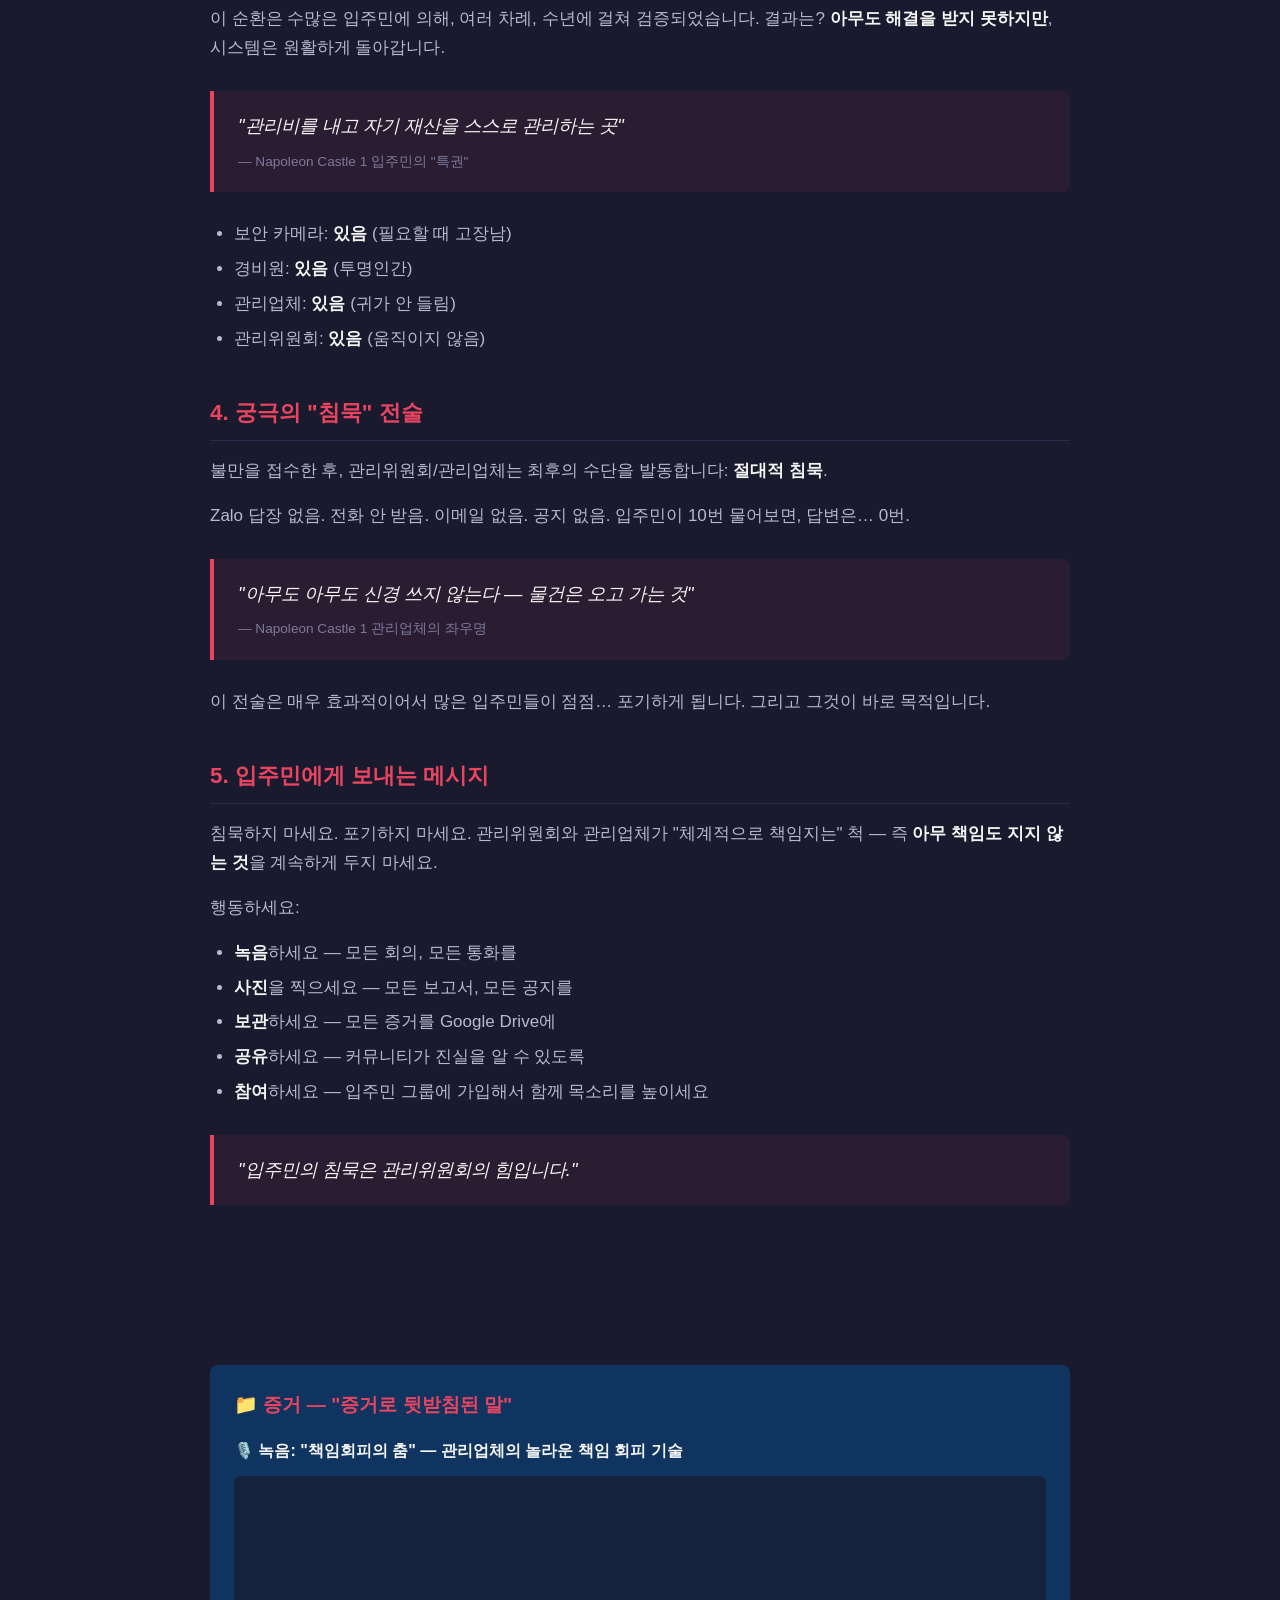
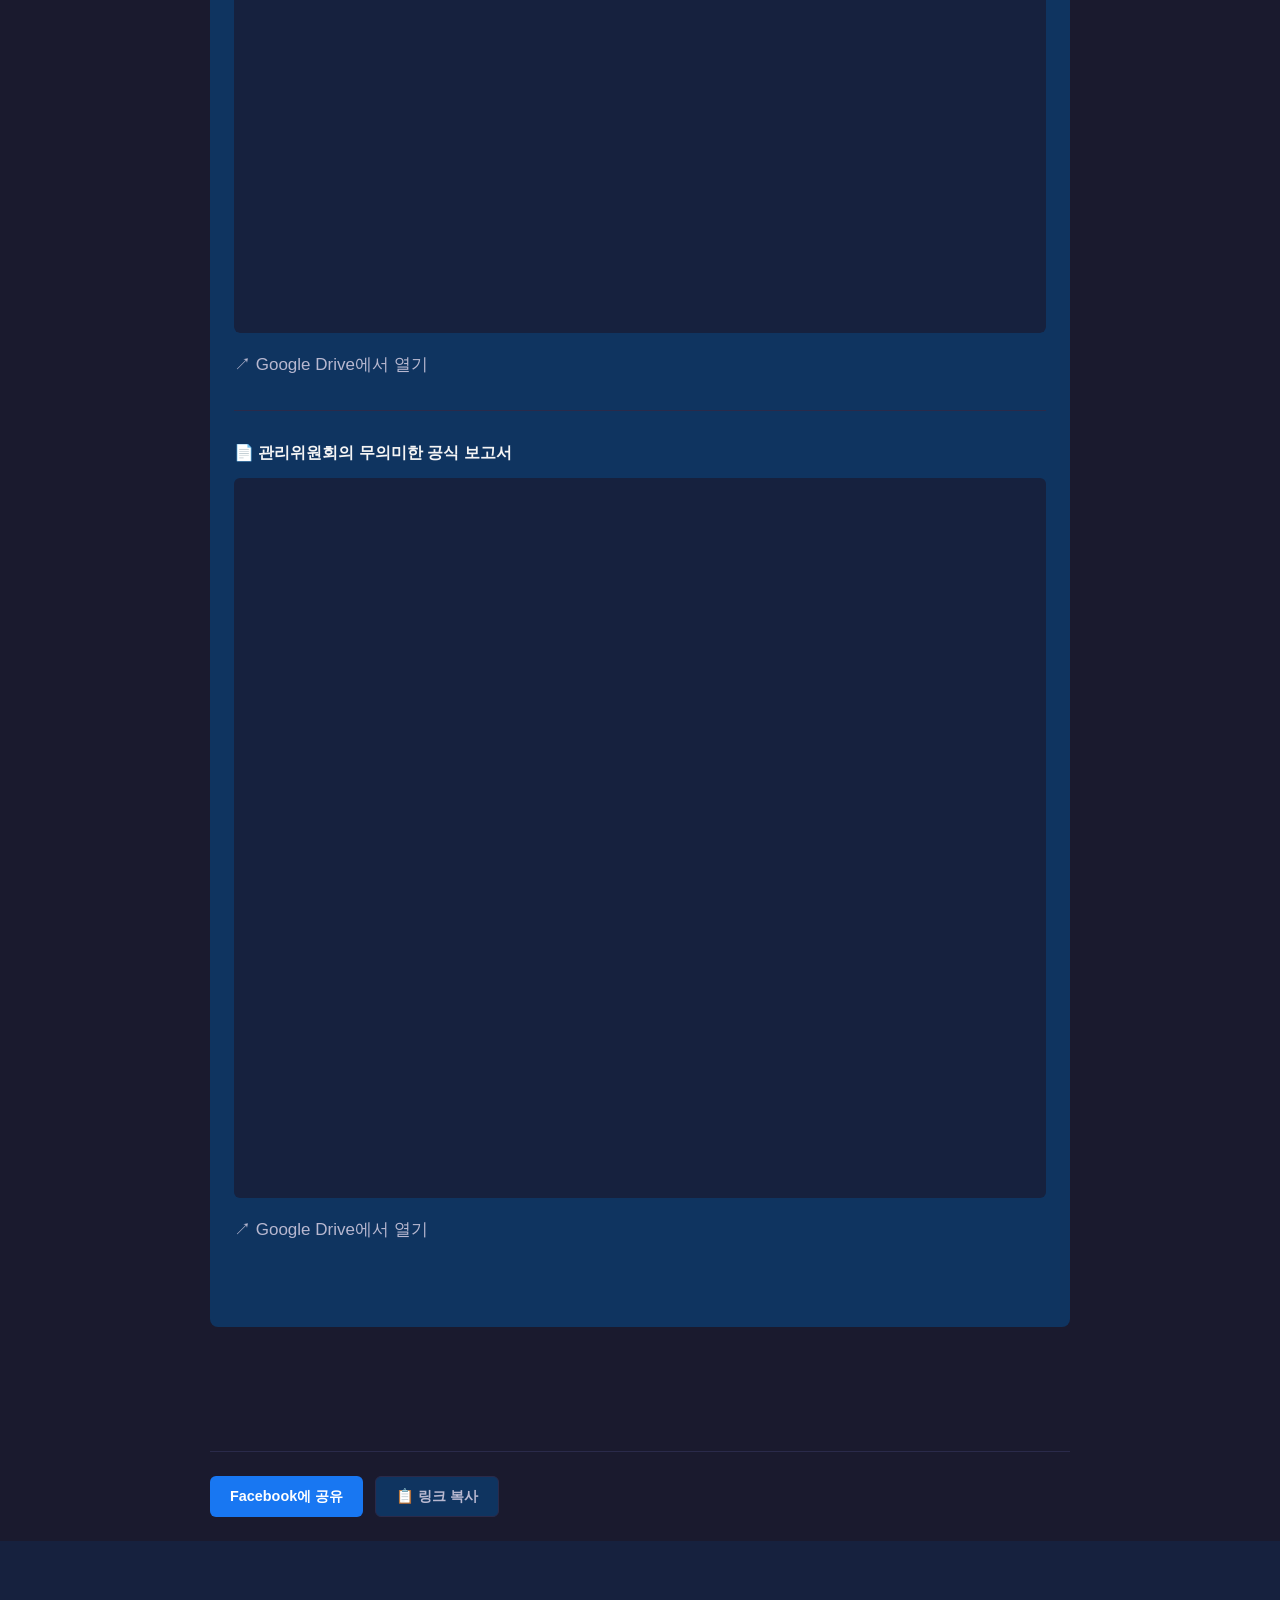
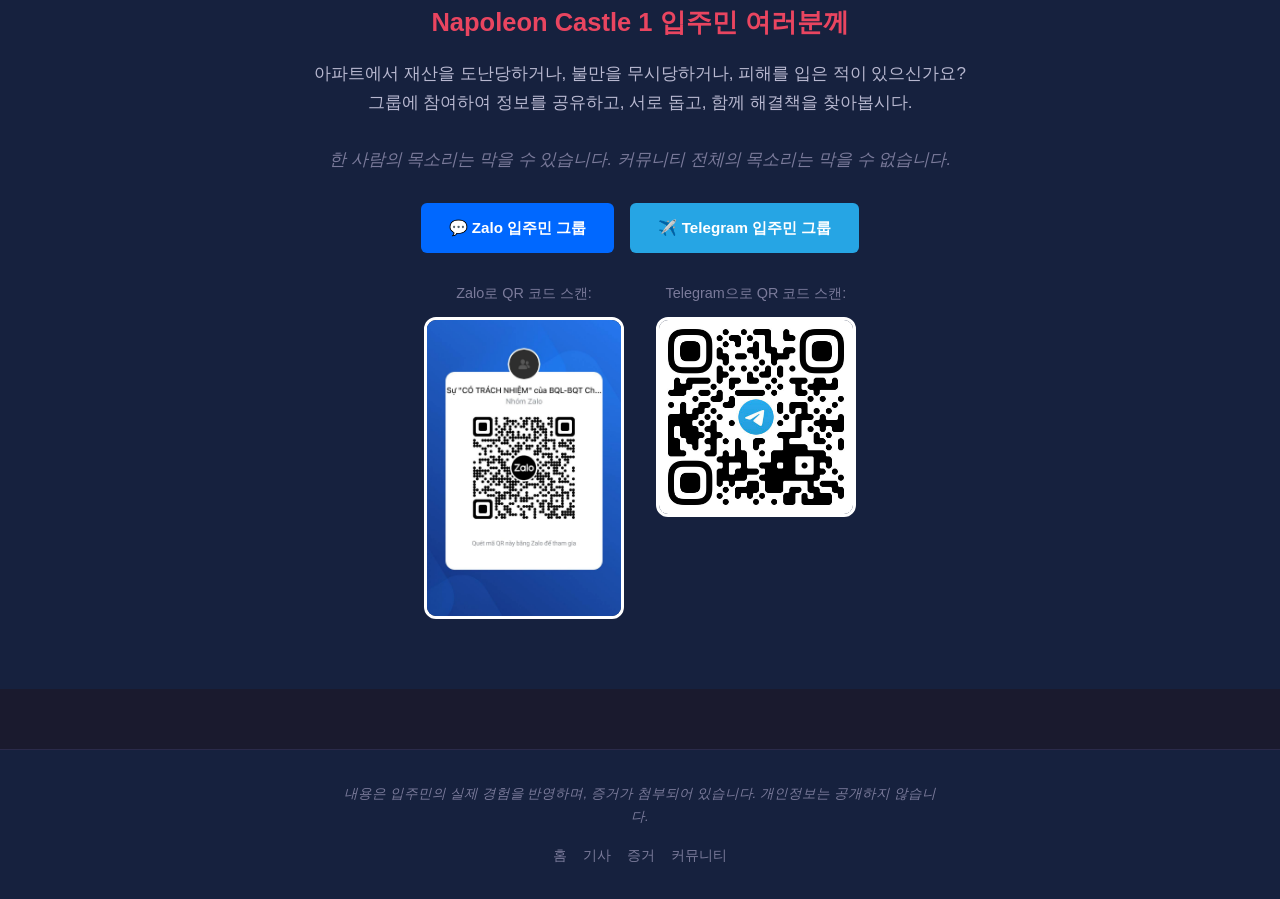
<file: ko/index.html>
<!DOCTYPE html>
<html lang="ko">
<head>
  <meta charset="UTF-8">
  <meta name="viewport" content="width=device-width, initial-scale=1.0">
  <meta name="description" content="Napoleon Castle 1 - 나트랑 Napoleon Castle 1 아파트 관리위원회와 관리업체의 실태 폭로. 증거, 진실, 그리고 입주민의 목소리.">
  <title>Napoleon Castle 1 — 프로 책임회피 시스템</title>
  <link rel="alternate" hreflang="vi" href="../index.html">
  <link rel="alternate" hreflang="en" href="../en/index.html">
  <link rel="alternate" hreflang="zh" href="../zh/index.html">
  <link rel="alternate" hreflang="ru" href="../ru/index.html">
  <link rel="alternate" hreflang="ja" href="../ja/index.html">
  <link rel="alternate" hreflang="ko" href="./index.html">
  <link rel="alternate" hreflang="x-default" href="../index.html">
  <link rel="canonical" href="https://{DOMAIN}/ko/index.html">

  <!-- Open Graph -->
  <meta property="og:type" content="article">
  <meta property="og:title" content="Napoleon Castle 1 나트랑 — 관리업체 실태 폭로">
  <meta property="og:description" content="도난, 파손된 CCTV, 무시되는 민원. Napoleon Castle 1 아파트 관리의 진실.">
  <meta property="og:url" content="https://{DOMAIN}/ko/index.html">
  <meta property="og:site_name" content="Napoleon Castle 1 — 폭로">
  <meta property="og:locale" content="ko_KR">
  <meta property="og:image" content="https://{DOMAIN}/images/og-preview.jpg">

  <!-- Twitter Card -->
  <meta name="twitter:card" content="summary_large_image">
  <meta name="twitter:title" content="Napoleon Castle 1 나트랑 관리 문제">
  <meta name="twitter:description" content="Napoleon Castle 1 아파트 관리 실패의 증거.">
  <meta name="twitter:image" content="https://{DOMAIN}/images/og-preview.jpg">

  <link rel="stylesheet" href="../css/style.css">
</head>
<body>
  <header class="site-header">
    <div class="container">
      <a href="#top" class="site-logo">NAPOLEON CASTLE 1</a>
      <button class="menu-toggle" aria-label="메뉴">&#9776;</button>
      <ul class="nav-links">
        <li><a href="#top">홈</a></li>
        <li><a href="#articles">기사</a></li>
        <li><a href="#evidence">증거</a></li>
        <li><a href="#community">커뮤니티</a></li>
      </ul>
      <div class="lang-selector">
        <a href="../index.html">VI</a>
        <a href="../en/index.html">EN</a>
        <a href="../zh/index.html">ZH</a>
        <a href="../ru/index.html">RU</a>
        <a href="../ja/index.html">JA</a>
        <a href="./index.html" class="active">KO</a>
      </div>
    </div>
  </header>

  <main>
    <!-- Hero -->
    <section id="top" class="hero">
      <div class="container">
        <h1>NAPOLEON CASTLE 1<br>프로 책임회피 시스템</h1>
        <p class="subtitle">"관리비를 내고… 자기 재산을 스스로 관리하는 곳"</p>
        <a href="#articles" class="btn-cta">지금 읽기 ↓</a>
      </div>
    </section>

    <!-- Multi-language Banner -->
    <section class="multilang-banner">
      <div class="container">
        <p class="multilang-title">6개 언어 지원</p>
        <div class="multilang-grid">
          <a href="../index.html" class="multilang-btn">
            <span class="multilang-flag">VI</span>
            <span class="multilang-label">Tiếng Việt</span>
          </a>
          <a href="../en/index.html" class="multilang-btn">
            <span class="multilang-flag">EN</span>
            <span class="multilang-label">English</span>
          </a>
          <a href="../zh/index.html" class="multilang-btn">
            <span class="multilang-flag">ZH</span>
            <span class="multilang-label">中文</span>
          </a>
          <a href="../ru/index.html" class="multilang-btn">
            <span class="multilang-flag">RU</span>
            <span class="multilang-label">Русский</span>
          </a>
          <a href="../ja/index.html" class="multilang-btn">
            <span class="multilang-flag">JA</span>
            <span class="multilang-label">日本語</span>
          </a>
          <a href="./index.html" class="multilang-btn active">
            <span class="multilang-flag">KO</span>
            <span class="multilang-label">한국어</span>
          </a>
        </div>
      </div>
    </section>

    <!-- ========== 기사 ========== -->
    <section id="articles">

      <!-- 기사 1 -->
      <article class="container post-article">
        <div class="post-header">
          <h1>[칭찬 코너] Napoleon 아파트 관리업체의 "끝없는" 헌신과 책임감</h1>
          <p class="post-meta">Napoleon Castle 1 입주민</p>
        </div>

        <div class="post-content">
          <p>솔직히 여기 보안 서비스에 웃어야 할지 울어야 할지 모르겠습니다. 두 번이나 "방문"을 당해 자전거 부품이 사라졌고, 피해액은 <strong>300만 동</strong>(약 17만 원)을 넘었습니다. 관리업체의 업무 방식을 "표창"하겠습니다:</p>

          <h2>기억력 기네스 기록</h2>
          <p>처음 도난당했을 때, 관리업체는 해결하겠다고 약속한 후… <strong>무려 6개월간 깔끔하게 "잊어"버렸습니다</strong>. 아마 일정이 너무 빡빡해서 입주민의 도난 사건은 기억에서 증발한 모양입니다.</p>

          <h2>세계 최고 수준의 회피 기술</h2>
          <p>두 번째 도난 후, 메시지를 보내고 <strong>꼬박 1주일을 답장 없이 기다렸습니다</strong>. 직접 찾아가서 따지니 충격적인 이유가 돌아왔습니다:</p>

          <div class="quote-block">
            "메시지가 너무 많아서 아직 답장을 못 했습니다"
            <cite>— Napoleon Castle 1 관리업체 대표</cite>
          </div>

          <p>입주민의 재산 도난은 로비 담당자가 소중한 시간을 할애할 만큼 "우선순위"가 아닌 모양입니다.</p>

          <h2>이상한 CCTV 논리</h2>
          <p>범인은 카메라를 꺾고 범행을 저질렀습니다. 카메라에 모든 것이 녹화되어 있지만, 관리업체는 여전히 이렇게 주장했습니다:</p>

          <div class="quote-block">
            "얼굴과 절도 행위가 선명하게 보이지 않으므로 <em>책임</em>을 지지 않겠습니다"
            <cite>— Napoleon Castle 1 관리업체</cite>
          </div>

          <p>잠깐, 카메라만 꺾으면 자동으로 무죄인 건가요? 사건 종결?</p>

          <h2>끝없는 관대함 (범인에게)</h2>
          <p>자전거를 파손한 인물을 잡았지만, 관리업체는 조용히 조서를 작성한 후… <strong>"입주민의 신원 보호"를 이유로 석방</strong>했습니다 (범인의 신원 보호입니다). 피해자의 손해와 권리는? 관리업체가 기념으로 조서 한 장을 건넸습니다. 끝.</p>

          <h2>진실의 "조작"</h2>
          <p>추출한 카메라 영상에는 범인이 카메라를 꺾는 장면이 찍혀 있었지만, 며칠 후 관리업체는 이렇게 주장했습니다:</p>

          <div class="quote-block">
            "아무도 꺾지 않았습니다"
            <cite>— Napoleon Castle 1 관리업체 (카메라 확인 후)</cite>
          </div>

          <p>카메라가 부끄러워서 스스로 고개를 돌린 걸까요? 아니면 Napoleon의 카메라에는 영혼이 있는 걸까요?</p>

          <h2>입주민에게 보내는 메시지</h2>
          <p>Napoleon 입주민 여러분, 주의하세요:</p>
          <ul>
            <li>자전거 도난 — <strong>자기 책임</strong>, 또는 직접 경찰에 신고</li>
            <li>기타 재산 — 마찬가지로 "자기 책임" 신세가 될지 모릅니다</li>
          </ul>

          <div class="quote-block">
            여기 관리업체의 <em>책임</em>은 "연락, 조율, 그리고… 조서 작성"뿐입니다! 비싼 물건을 살 계획이라면 침대에 들고 가서 안고 자세요!
          </div>

          <h2>"입막음" 전략 — 신고하고 그룹에서 강퇴</h2>
          <p>관리업체가 입주민의 피해 해결에 집중할 거라고 생각했나요? 아닙니다. 관리업체와 관리위원회는… <strong>입주민을 신고하고 Zalo 그룹에서 강퇴</strong>시키고 모든 소통 채널에서 차단했습니다.</p>
          <p>논리: 문제를 해결할 수 없다? 문제를 제기한 사람을 해결하면 된다. 입주민이 불만 제기 → 그룹에서 강퇴 → 불만이 사라짐 → "문제 해결".</p>

          <div class="quote-block">
            문제를 해결할 수 없으면… 문제를 제기한 사람을 해결한다.
            <cite>— Napoleon Castle 1 관리업체·관리위원회의 전략</cite>
          </div>

          <p>거기서 멈추지 않았습니다. 관리업체와 관리위원회는 <strong>목소리를 높인 입주민의 개인 Facebook 계정까지 신고</strong>하려 했습니다. 심지어 Facebook 그룹 관리자에게 먼저 연락해 입주민 계정을 신고하게 만들었습니다 — 모든 피드백 채널을 완전히 봉쇄하기 위해서입니다.</p>
          <p>입주민과 마주 앉아 직접 대화하고 모두를 위한 최선의 해결책을 함께 찾는 대신 — 관리업체와 관리위원회는 <strong>목소리를 지우는 것</strong>을 선택했습니다. 신고, 강퇴, 입막음에 쓰는 에너지를 문제 해결에 썼더라면, Napoleon Castle 1은 진작에 모범 아파트가 되었을 것입니다.</p>

          <div class="quote-block">
            입주민 신고에 쓰는 에너지를 문제 해결에 쓴다면, Napoleon은 진작에 5성급 아파트가 되었을 것입니다.
          </div>

          <p>이것이 바로 이 웹사이트가 존재하는 이유입니다 — 모든 대화 채널이 차단되었을 때, 입주민에게는 <strong>아무도 "강퇴"할 수 없는 곳</strong>이 필요합니다.</p>

          <div class="loop-diagram">
            도난 → 불만 제기 → 조서 → 침묵 → 또 도난 → ♻️
          </div>
        </div>
      </article>

      <!-- 기사 2 -->
      <article class="container post-article">
        <div class="post-header">
          <h1>[칭찬 코너 - 2부] "체계적으로 책임지는" 예술</h1>
          <p class="post-meta">Napoleon Castle 1 입주민 · 2026</p>
        </div>

        <div class="post-content">
          <h2>1. 관리위원회의 "성대한" 등장</h2>
          <p>며칠간의 기다림 끝에 Napoleon Castle 1의 관리위원회가 마침내 모습을 드러냈습니다 — 문제를 해결하기 위해서가 아니라… <strong>존재감을 과시하기 위해서</strong>입니다.</p>
          <p>회의는 완벽하게 준비되었습니다: 테이블, 의자, 마이크, 그리고 전문가급 침묵. 입주민들은 두꺼운 민원서류를 들고 총출동했습니다. 관리위원회가 가져온 것은… 미소.</p>

          <div class="quote-block">
            "들었습니다, 기록했습니다, 하지만 뭘 할 건지는… 서두르지 마세요!"
            <cite>— Napoleon Castle 1 관리위원회의 정신</cite>
          </div>

          <h2>2. "회의록" — 녹음의 리믹스 버전</h2>
          <p>회의의 하이라이트: <strong>공식 회의록</strong>. 그러나 입주민들이 회의록과 실제 녹음을 비교해보니, 결과가… 놀라웠습니다.</p>
          <p>회의록에는 "관리위원회가 의견을 접수하고 해결에 노력하겠습니다"라고 기재. 실제 녹음에서 관리위원회는 "이것은 우리 책임 범위가 아닙니다"라고 발언.</p>
          <p>걸작 "리믹스" — 현실을 소재로 했지만, 최종 작품은… 훨씬 더 창의적입니다.</p>

          <div class="quote-block">
            "회의록은 회의록이고, 녹음은 녹음입니다. 둘이 반드시 일치할 필요는 없습니다."
            <cite>— 관리위원회의 논리</cite>
          </div>

          <h2>3. "체계적으로 책임지는" 프로세스</h2>
          <p>Napoleon Castle 1의 관리위원회와 관리업체의 운영 방식을 요약하면, 표준 절차는 이렇습니다:</p>

          <div class="loop-diagram">
            도난 → 불만 제기 → 조서 → 침묵 → 또 도난 → ♻️
          </div>

          <p>이 순환은 수많은 입주민에 의해, 여러 차례, 수년에 걸쳐 검증되었습니다. 결과는? <strong>아무도 해결을 받지 못하지만</strong>, 시스템은 원활하게 돌아갑니다.</p>

          <div class="quote-block">
            "관리비를 내고 자기 재산을 스스로 관리하는 곳"
            <cite>— Napoleon Castle 1 입주민의 "특권"</cite>
          </div>

          <ul>
            <li>보안 카메라: <strong>있음</strong> (필요할 때 고장남)</li>
            <li>경비원: <strong>있음</strong> (투명인간)</li>
            <li>관리업체: <strong>있음</strong> (귀가 안 들림)</li>
            <li>관리위원회: <strong>있음</strong> (움직이지 않음)</li>
          </ul>

          <h2>4. 궁극의 "침묵" 전술</h2>
          <p>불만을 접수한 후, 관리위원회/관리업체는 최후의 수단을 발동합니다: <strong>절대적 침묵</strong>.</p>
          <p>Zalo 답장 없음. 전화 안 받음. 이메일 없음. 공지 없음. 입주민이 10번 물어보면, 답변은… 0번.</p>

          <div class="quote-block">
            "아무도 아무도 신경 쓰지 않는다 — 물건은 오고 가는 것"
            <cite>— Napoleon Castle 1 관리업체의 좌우명</cite>
          </div>

          <p>이 전술은 매우 효과적이어서 많은 입주민들이 점점… 포기하게 됩니다. 그리고 그것이 바로 목적입니다.</p>

          <h2>5. 입주민에게 보내는 메시지</h2>
          <p>침묵하지 마세요. 포기하지 마세요. 관리위원회와 관리업체가 "체계적으로 책임지는" 척 — 즉 <strong>아무 책임도 지지 않는 것</strong>을 계속하게 두지 마세요.</p>
          <p>행동하세요:</p>
          <ul>
            <li><strong>녹음</strong>하세요 — 모든 회의, 모든 통화를</li>
            <li><strong>사진</strong>을 찍으세요 — 모든 보고서, 모든 공지를</li>
            <li><strong>보관</strong>하세요 — 모든 증거를 Google Drive에</li>
            <li><strong>공유</strong>하세요 — 커뮤니티가 진실을 알 수 있도록</li>
            <li><strong>참여</strong>하세요 — 입주민 그룹에 가입해서 함께 목소리를 높이세요</li>
          </ul>

          <div class="quote-block">
            "입주민의 침묵은 관리위원회의 힘입니다."
          </div>
        </div>
      </article>

    </section>

    <!-- ========== 증거 ========== -->
    <section id="evidence" class="container" style="padding: 60px 20px;">
      <div class="evidence-section">
        <h2>📁 증거 — "증거로 뒷받침된 말"</h2>

        <div class="evidence-embed">
          <h3>🎙️ 녹음: "책임회피의 춤" — 관리업체의 놀라운 책임 회피 기술</h3>
          <div class="video-wrapper">
            <iframe src="https://drive.google.com/file/d/17WcGoPP5Mn9UGs67DYSQonbkfTGHQ_Rq/preview" allow="autoplay" loading="lazy"></iframe>
          </div>
          <a href="https://drive.google.com/file/d/17WcGoPP5Mn9UGs67DYSQonbkfTGHQ_Rq/view?usp=sharing" target="_blank" class="evidence-link">↗ Google Drive에서 열기</a>
        </div>

        <div class="evidence-embed">
          <h3>📄 관리위원회의 무의미한 공식 보고서</h3>
          <iframe src="https://drive.google.com/file/d/1DjLZCv8FDVoXOdArXhxJp0pirLEezRLO/preview" width="100%" height="720" allow="autoplay" loading="lazy"></iframe>
          <a href="https://drive.google.com/file/d/1DjLZCv8FDVoXOdArXhxJp0pirLEezRLO/view?usp=drive_link" target="_blank" class="evidence-link">↗ Google Drive에서 열기</a>
        </div>
      </div>
    </section>

    <!-- ========== 공유 ========== -->
    <div class="container">
      <div class="share-buttons">
        <button class="btn-share btn-share-fb" onclick="shareFacebook()">Facebook에 공유</button>
        <button class="btn-share btn-share-copy" onclick="copyLink()">📋 링크 복사</button>
      </div>
    </div>

    <!-- ========== 커뮤니티 ========== -->
    <section id="community" class="community-section">
      <h2>Napoleon Castle 1 입주민 여러분께</h2>
      <p>아파트에서 재산을 도난당하거나, 불만을 무시당하거나, 피해를 입은 적이 있으신가요?<br>
      그룹에 참여하여 정보를 공유하고, 서로 돕고, 함께 해결책을 찾아봅시다.</p>
      <p style="color: var(--text-muted); font-style: italic; margin-top: 8px;">한 사람의 목소리는 막을 수 있습니다. 커뮤니티 전체의 목소리는 막을 수 없습니다.</p>
      <div class="community-buttons">
        <a href="https://zalo.me/g/q9gv7rk0p5awj9sfgsnn" target="_blank" class="btn-community btn-zalo">💬 Zalo 입주민 그룹</a>
        <a href="https://t.me/+AWiFzAYis3QyZTdl" target="_blank" class="btn-community btn-telegram">✈️ Telegram 입주민 그룹</a>
      </div>
      <div class="qr-codes">
        <div class="qr-item">
          <p>Zalo로 QR 코드 스캔:</p>
          <a href="https://zalo.me/g/q9gv7rk0p5awj9sfgsnn" target="_blank">
            <img src="../images/zalo-qr.jpg" alt="Napoleon Castle 1 Zalo 그룹 QR 코드" class="qr-image">
          </a>
        </div>
        <div class="qr-item">
          <p>Telegram으로 QR 코드 스캔:</p>
          <a href="https://t.me/+AWiFzAYis3QyZTdl" target="_blank">
            <img src="../images/telegram-qr.jpg" alt="Napoleon Castle 1 Telegram 그룹 QR 코드" class="qr-image">
          </a>
        </div>
      </div>
    </section>
  </main>

  <footer class="site-footer">
    <div class="container">
      <p class="disclaimer">내용은 입주민의 실제 경험을 반영하며, 증거가 첨부되어 있습니다. 개인정보는 공개하지 않습니다.</p>
      <div class="footer-links">
        <a href="#top">홈</a>
        <a href="#articles">기사</a>
        <a href="#evidence">증거</a>
        <a href="#community">커뮤니티</a>
      </div>
    </div>
  </footer>

  <script src="../js/main.js"></script>
</body>
</html>
</file>
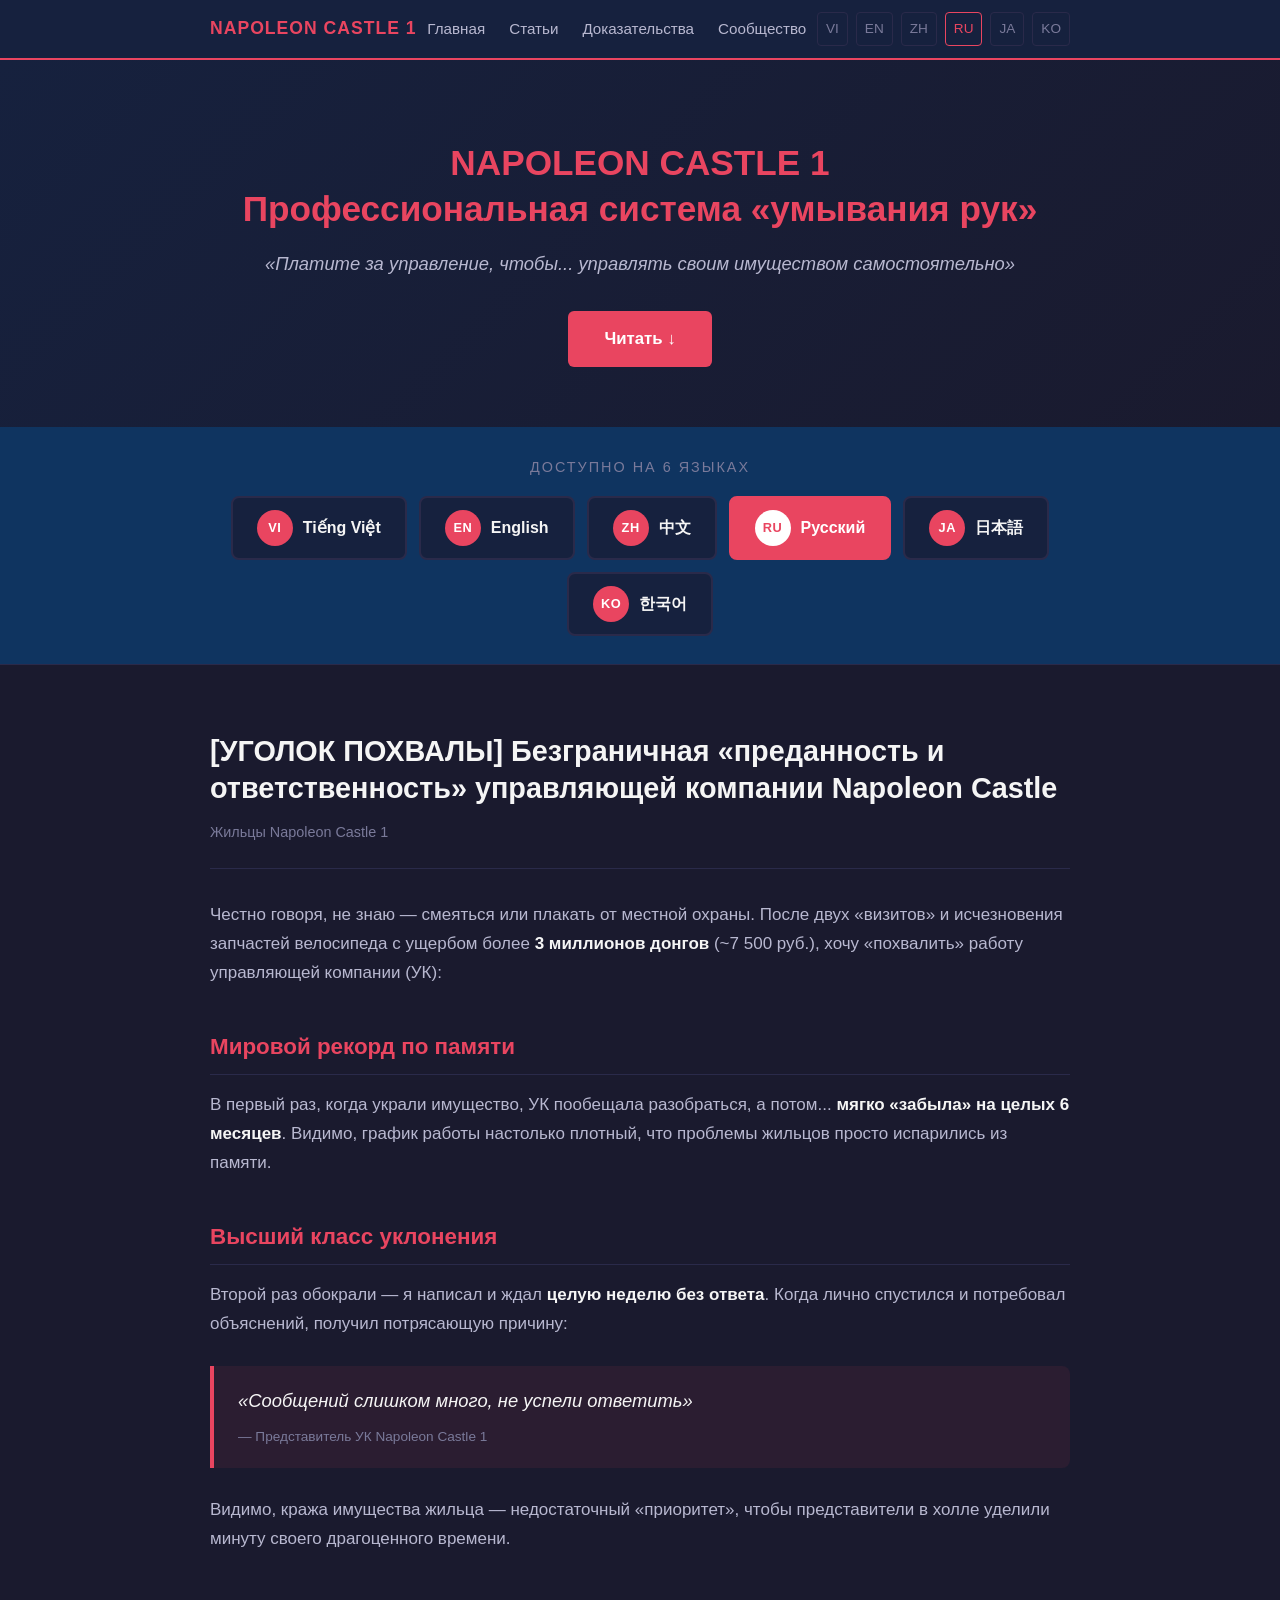
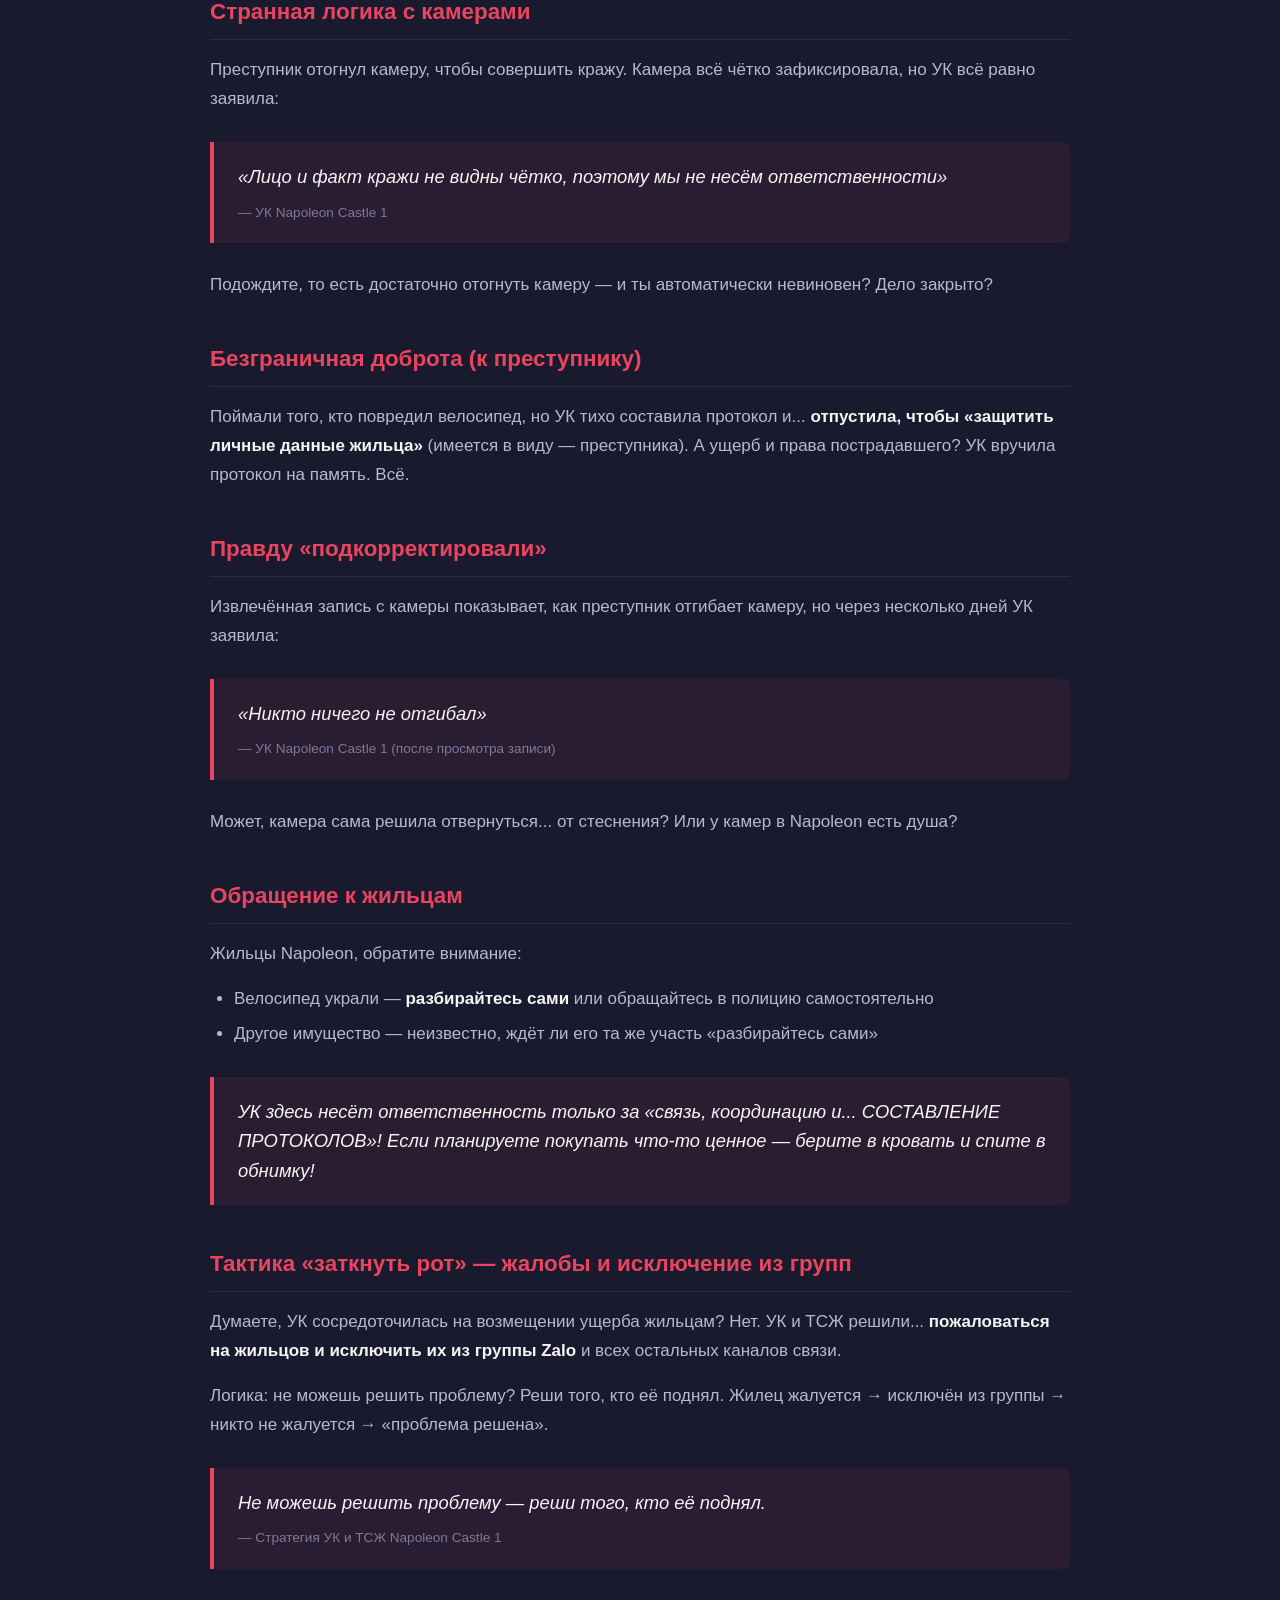
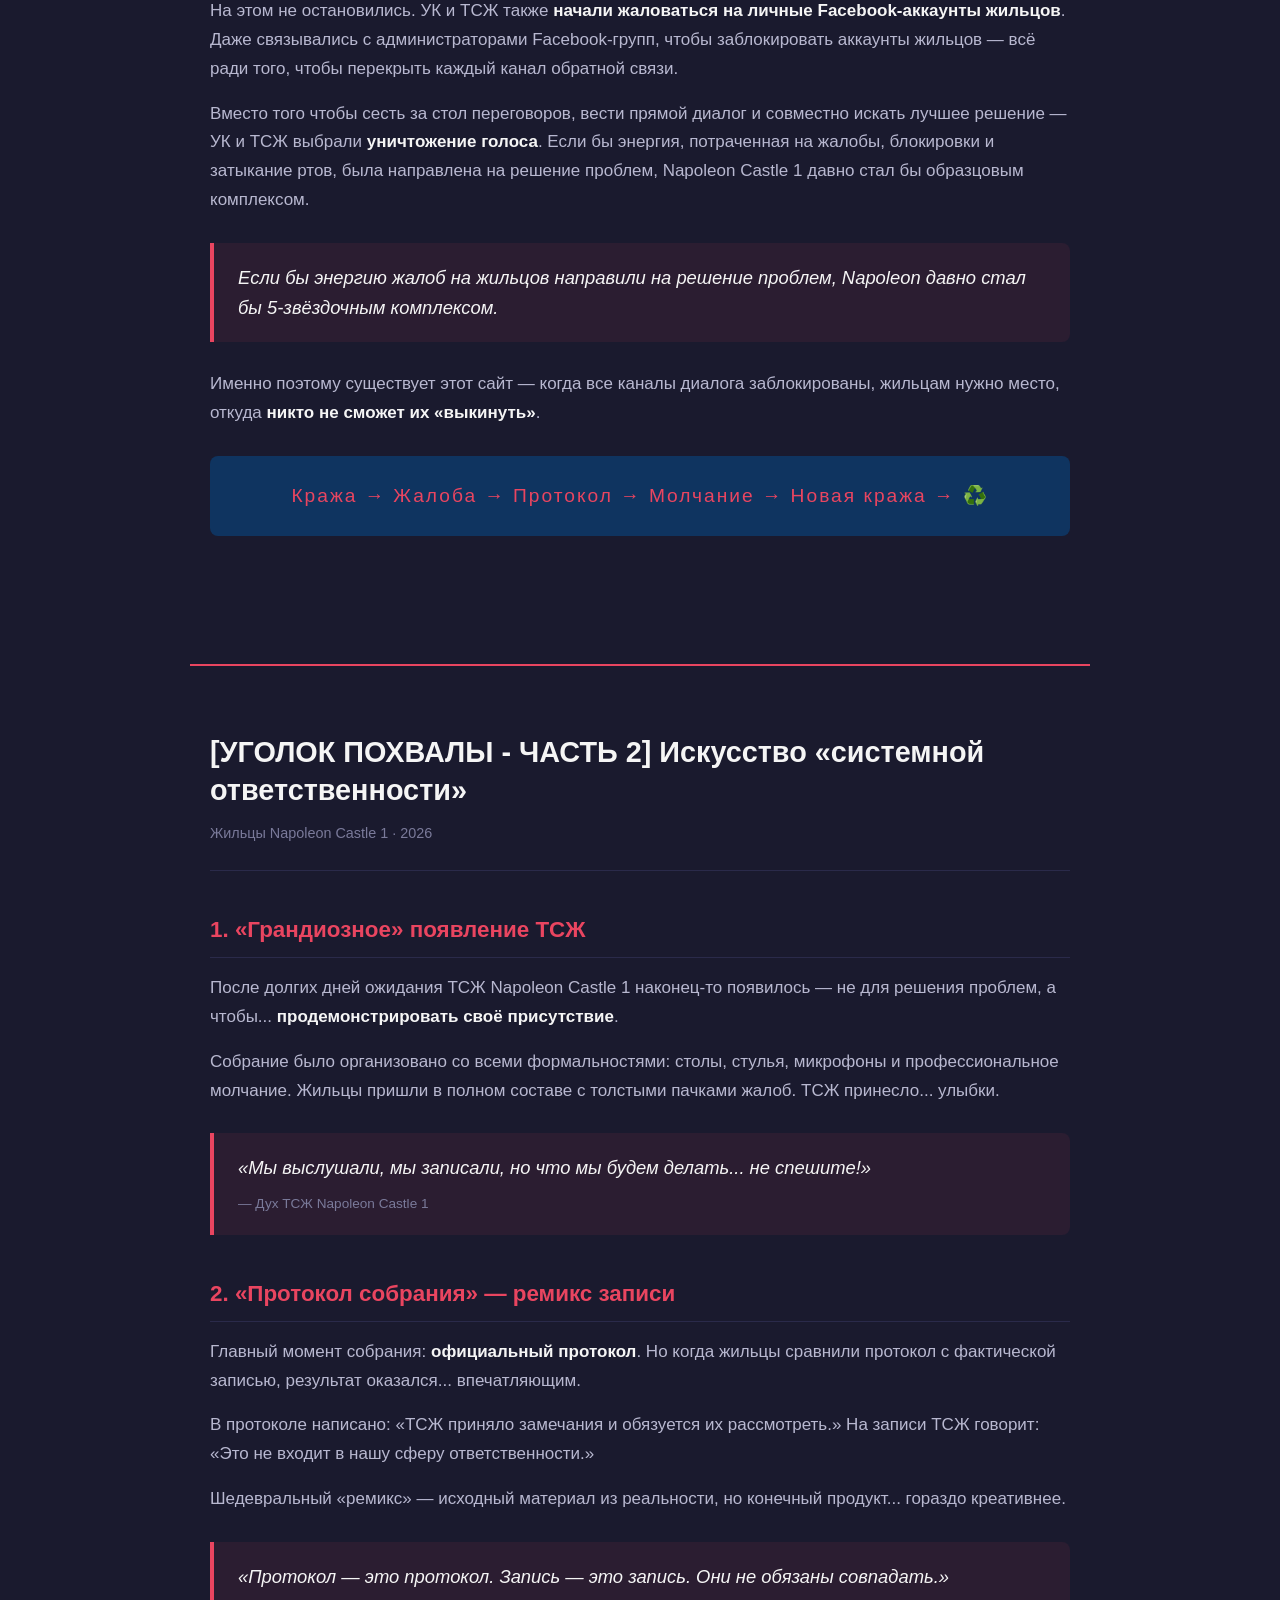
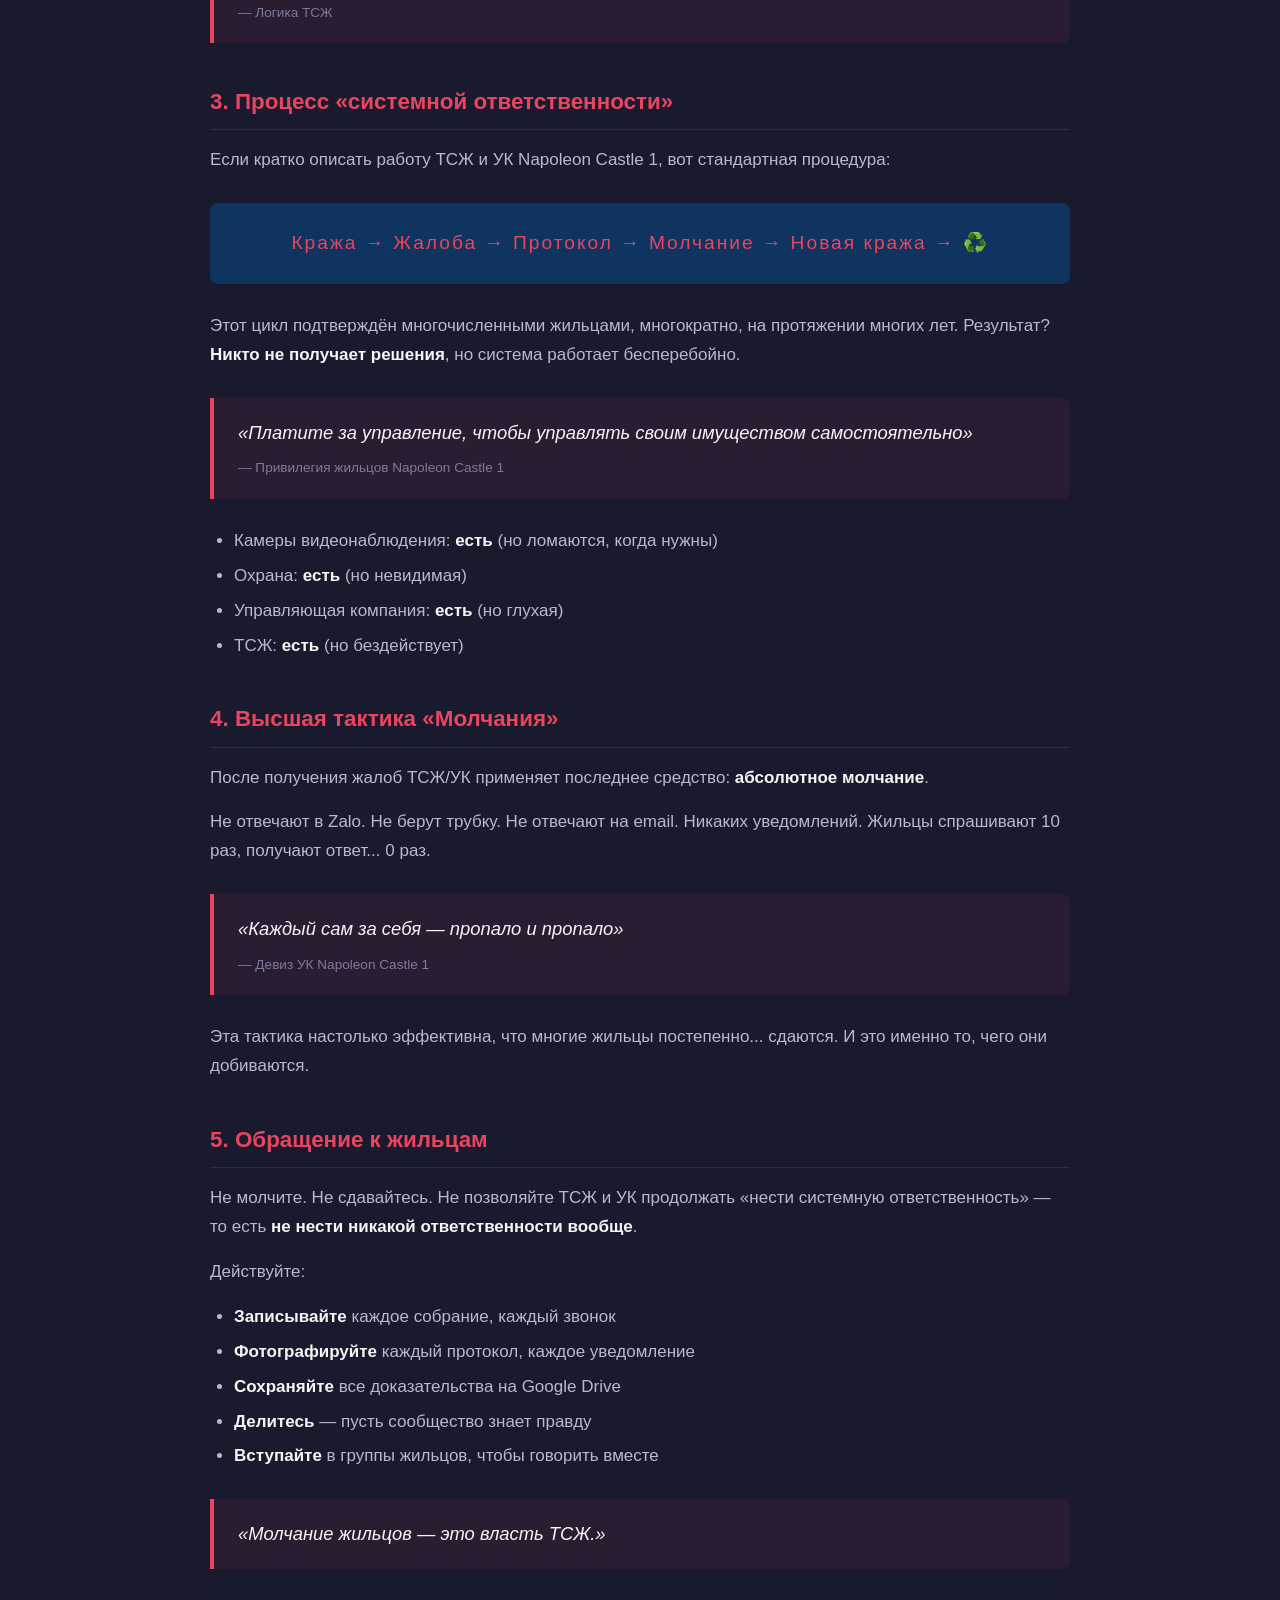
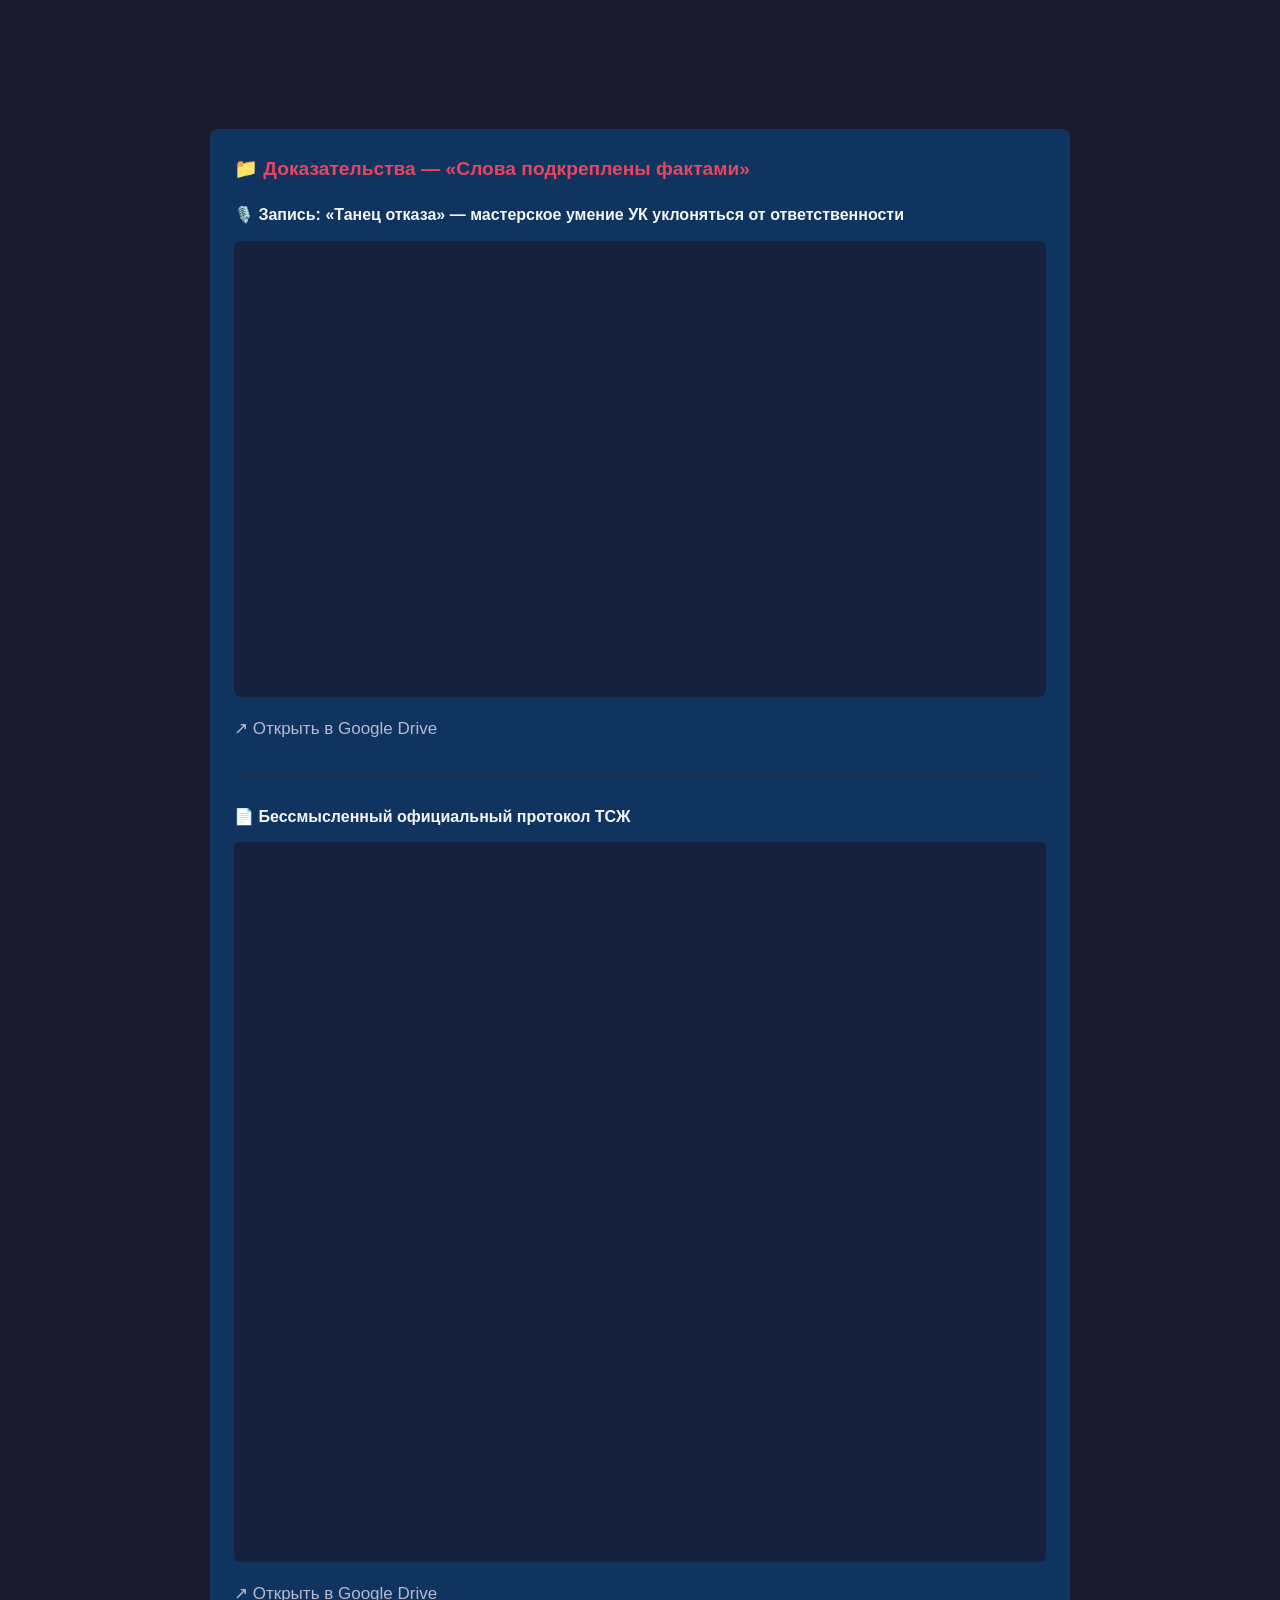
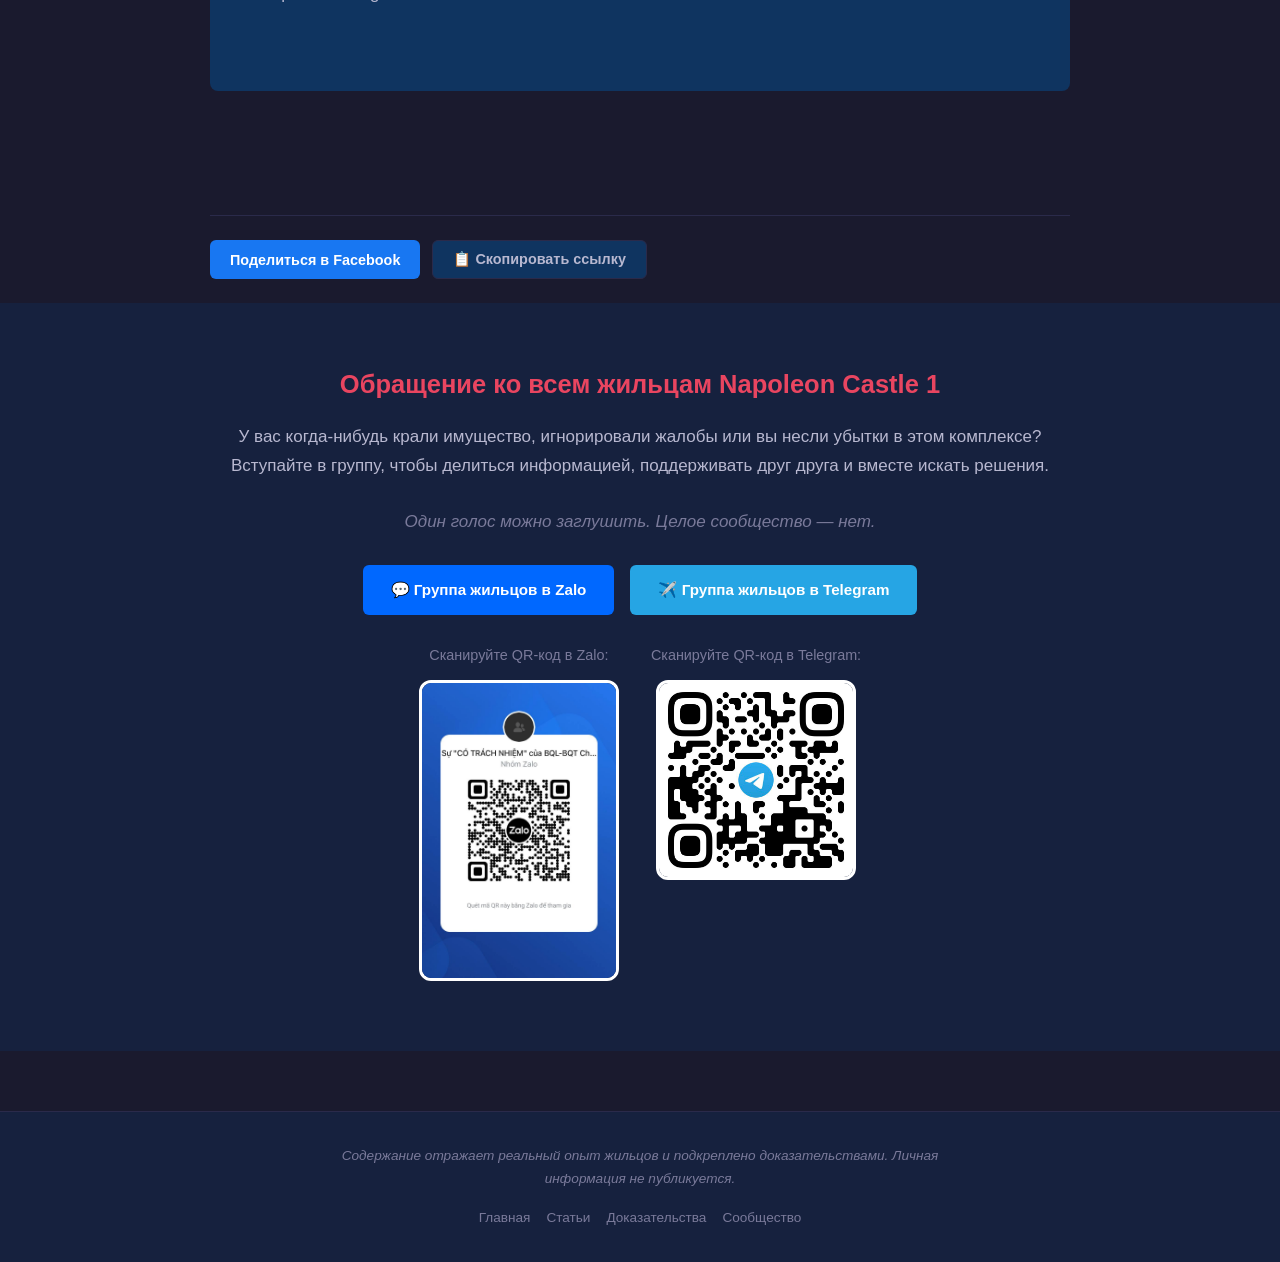
<file: ru/index.html>
<!DOCTYPE html>
<html lang="ru">
<head>
  <meta charset="UTF-8">
  <meta name="viewport" content="width=device-width, initial-scale=1.0">
  <meta name="description" content="Napoleon Castle 1 - Разоблачение ТСЖ и управляющей компании жилого комплекса Napoleon Castle 1, Нячанг. Доказательства, правда и голос жильцов.">
  <title>Napoleon Castle 1 — Профессиональная система «умывания рук»</title>
  <link rel="alternate" hreflang="vi" href="../index.html">
  <link rel="alternate" hreflang="en" href="../en/index.html">
  <link rel="alternate" hreflang="zh" href="../zh/index.html">
  <link rel="alternate" hreflang="ru" href="./index.html">
  <link rel="alternate" hreflang="ja" href="../ja/index.html">
  <link rel="alternate" hreflang="ko" href="../ko/index.html">
  <link rel="alternate" hreflang="x-default" href="../index.html">
  <link rel="canonical" href="https://{DOMAIN}/ru/index.html">

  <!-- Open Graph -->
  <meta property="og:type" content="article">
  <meta property="og:title" content="Разоблачение управляющей компании Napoleon Castle 1, Нячанг">
  <meta property="og:description" content="Доказательства краж, сломанных камер, игнорирования жалоб в ЖК Napoleon Castle 1.">
  <meta property="og:url" content="https://{DOMAIN}/ru/index.html">
  <meta property="og:site_name" content="Napoleon Castle 1 — Разоблачение">
  <meta property="og:locale" content="ru_RU">
  <meta property="og:image" content="https://{DOMAIN}/images/og-preview.jpg">

  <!-- Twitter Card -->
  <meta name="twitter:card" content="summary_large_image">
  <meta name="twitter:title" content="Разоблачение Napoleon Castle 1, Нячанг">
  <meta name="twitter:description" content="Факты о провалах управления ЖК Napoleon Castle 1.">
  <meta name="twitter:image" content="https://{DOMAIN}/images/og-preview.jpg">

  <link rel="stylesheet" href="../css/style.css">
</head>
<body>
  <header class="site-header">
    <div class="container">
      <a href="#top" class="site-logo">NAPOLEON CASTLE 1</a>
      <button class="menu-toggle" aria-label="Меню">&#9776;</button>
      <ul class="nav-links">
        <li><a href="#top">Главная</a></li>
        <li><a href="#articles">Статьи</a></li>
        <li><a href="#evidence">Доказательства</a></li>
        <li><a href="#community">Сообщество</a></li>
      </ul>
      <div class="lang-selector">
        <a href="../index.html">VI</a>
        <a href="../en/index.html">EN</a>
        <a href="../zh/index.html">ZH</a>
        <a href="./index.html" class="active">RU</a>
        <a href="../ja/index.html">JA</a>
        <a href="../ko/index.html">KO</a>
      </div>
    </div>
  </header>

  <main>
    <!-- Hero -->
    <section id="top" class="hero">
      <div class="container">
        <h1>NAPOLEON CASTLE 1<br>Профессиональная система «умывания рук»</h1>
        <p class="subtitle">«Платите за управление, чтобы... управлять своим имуществом самостоятельно»</p>
        <a href="#articles" class="btn-cta">Читать ↓</a>
      </div>
    </section>

    <!-- Multi-language Banner -->
    <section class="multilang-banner">
      <div class="container">
        <p class="multilang-title">Доступно на 6 языках</p>
        <div class="multilang-grid">
          <a href="../index.html" class="multilang-btn">
            <span class="multilang-flag">VI</span>
            <span class="multilang-label">Tiếng Việt</span>
          </a>
          <a href="../en/index.html" class="multilang-btn">
            <span class="multilang-flag">EN</span>
            <span class="multilang-label">English</span>
          </a>
          <a href="../zh/index.html" class="multilang-btn">
            <span class="multilang-flag">ZH</span>
            <span class="multilang-label">中文</span>
          </a>
          <a href="./index.html" class="multilang-btn active">
            <span class="multilang-flag">RU</span>
            <span class="multilang-label">Русский</span>
          </a>
          <a href="../ja/index.html" class="multilang-btn">
            <span class="multilang-flag">JA</span>
            <span class="multilang-label">日本語</span>
          </a>
          <a href="../ko/index.html" class="multilang-btn">
            <span class="multilang-flag">KO</span>
            <span class="multilang-label">한국어</span>
          </a>
        </div>
      </div>
    </section>

    <!-- ========== СТАТЬИ ========== -->
    <section id="articles">

      <!-- Статья 1 -->
      <article class="container post-article">
        <div class="post-header">
          <h1>[УГОЛОК ПОХВАЛЫ] Безграничная «преданность и ответственность» управляющей компании Napoleon Castle</h1>
          <p class="post-meta">Жильцы Napoleon Castle 1</p>
        </div>

        <div class="post-content">
          <p>Честно говоря, не знаю — смеяться или плакать от местной охраны. После двух «визитов» и исчезновения запчастей велосипеда с ущербом более <strong>3 миллионов донгов</strong> (~7 500 руб.), хочу «похвалить» работу управляющей компании (УК):</p>

          <h2>Мировой рекорд по памяти</h2>
          <p>В первый раз, когда украли имущество, УК пообещала разобраться, а потом... <strong>мягко «забыла» на целых 6 месяцев</strong>. Видимо, график работы настолько плотный, что проблемы жильцов просто испарились из памяти.</p>

          <h2>Высший класс уклонения</h2>
          <p>Второй раз обокрали — я написал и ждал <strong>целую неделю без ответа</strong>. Когда лично спустился и потребовал объяснений, получил потрясающую причину:</p>

          <div class="quote-block">
            «Сообщений слишком много, не успели ответить»
            <cite>— Представитель УК Napoleon Castle 1</cite>
          </div>

          <p>Видимо, кража имущества жильца — недостаточный «приоритет», чтобы представители в холле уделили минуту своего драгоценного времени.</p>

          <h2>Странная логика с камерами</h2>
          <p>Преступник отогнул камеру, чтобы совершить кражу. Камера всё чётко зафиксировала, но УК всё равно заявила:</p>

          <div class="quote-block">
            «Лицо и факт кражи не видны чётко, поэтому мы не несём <em>ответственности</em>»
            <cite>— УК Napoleon Castle 1</cite>
          </div>

          <p>Подождите, то есть достаточно отогнуть камеру — и ты автоматически невиновен? Дело закрыто?</p>

          <h2>Безграничная доброта (к преступнику)</h2>
          <p>Поймали того, кто повредил велосипед, но УК тихо составила протокол и... <strong>отпустила, чтобы «защитить личные данные жильца»</strong> (имеется в виду — преступника). А ущерб и права пострадавшего? УК вручила протокол на память. Всё.</p>

          <h2>Правду «подкорректировали»</h2>
          <p>Извлечённая запись с камеры показывает, как преступник отгибает камеру, но через несколько дней УК заявила:</p>

          <div class="quote-block">
            «Никто ничего не отгибал»
            <cite>— УК Napoleon Castle 1 (после просмотра записи)</cite>
          </div>

          <p>Может, камера сама решила отвернуться... от стеснения? Или у камер в Napoleon есть душа?</p>

          <h2>Обращение к жильцам</h2>
          <p>Жильцы Napoleon, обратите внимание:</p>
          <ul>
            <li>Велосипед украли — <strong>разбирайтесь сами</strong> или обращайтесь в полицию самостоятельно</li>
            <li>Другое имущество — неизвестно, ждёт ли его та же участь «разбирайтесь сами»</li>
          </ul>

          <div class="quote-block">
            УК здесь несёт <em>ответственность</em> только за «связь, координацию и... СОСТАВЛЕНИЕ ПРОТОКОЛОВ»! Если планируете покупать что-то ценное — берите в кровать и спите в обнимку!
          </div>

          <h2>Тактика «заткнуть рот» — жалобы и исключение из групп</h2>
          <p>Думаете, УК сосредоточилась на возмещении ущерба жильцам? Нет. УК и ТСЖ решили... <strong>пожаловаться на жильцов и исключить их из группы Zalo</strong> и всех остальных каналов связи.</p>
          <p>Логика: не можешь решить проблему? Реши того, кто её поднял. Жилец жалуется → исключён из группы → никто не жалуется → «проблема решена».</p>

          <div class="quote-block">
            Не можешь решить проблему — реши того, кто её поднял.
            <cite>— Стратегия УК и ТСЖ Napoleon Castle 1</cite>
          </div>

          <p>На этом не остановились. УК и ТСЖ также <strong>начали жаловаться на личные Facebook-аккаунты жильцов</strong>. Даже связывались с администраторами Facebook-групп, чтобы заблокировать аккаунты жильцов — всё ради того, чтобы перекрыть каждый канал обратной связи.</p>
          <p>Вместо того чтобы сесть за стол переговоров, вести прямой диалог и совместно искать лучшее решение — УК и ТСЖ выбрали <strong>уничтожение голоса</strong>. Если бы энергия, потраченная на жалобы, блокировки и затыкание ртов, была направлена на решение проблем, Napoleon Castle 1 давно стал бы образцовым комплексом.</p>

          <div class="quote-block">
            Если бы энергию жалоб на жильцов направили на решение проблем, Napoleon давно стал бы 5-звёздочным комплексом.
          </div>

          <p>Именно поэтому существует этот сайт — когда все каналы диалога заблокированы, жильцам нужно место, откуда <strong>никто не сможет их «выкинуть»</strong>.</p>

          <div class="loop-diagram">
            Кража → Жалоба → Протокол → Молчание → Новая кража → ♻️
          </div>
        </div>
      </article>

      <!-- Статья 2 -->
      <article class="container post-article">
        <div class="post-header">
          <h1>[УГОЛОК ПОХВАЛЫ - ЧАСТЬ 2] Искусство «системной ответственности»</h1>
          <p class="post-meta">Жильцы Napoleon Castle 1 · 2026</p>
        </div>

        <div class="post-content">
          <h2>1. «Грандиозное» появление ТСЖ</h2>
          <p>После долгих дней ожидания ТСЖ Napoleon Castle 1 наконец-то появилось — не для решения проблем, а чтобы... <strong>продемонстрировать своё присутствие</strong>.</p>
          <p>Собрание было организовано со всеми формальностями: столы, стулья, микрофоны и профессиональное молчание. Жильцы пришли в полном составе с толстыми пачками жалоб. ТСЖ принесло... улыбки.</p>

          <div class="quote-block">
            «Мы выслушали, мы записали, но что мы будем делать... не спешите!»
            <cite>— Дух ТСЖ Napoleon Castle 1</cite>
          </div>

          <h2>2. «Протокол собрания» — ремикс записи</h2>
          <p>Главный момент собрания: <strong>официальный протокол</strong>. Но когда жильцы сравнили протокол с фактической записью, результат оказался... впечатляющим.</p>
          <p>В протоколе написано: «ТСЖ приняло замечания и обязуется их рассмотреть.» На записи ТСЖ говорит: «Это не входит в нашу сферу ответственности.»</p>
          <p>Шедевральный «ремикс» — исходный материал из реальности, но конечный продукт... гораздо креативнее.</p>

          <div class="quote-block">
            «Протокол — это протокол. Запись — это запись. Они не обязаны совпадать.»
            <cite>— Логика ТСЖ</cite>
          </div>

          <h2>3. Процесс «системной ответственности»</h2>
          <p>Если кратко описать работу ТСЖ и УК Napoleon Castle 1, вот стандартная процедура:</p>

          <div class="loop-diagram">
            Кража → Жалоба → Протокол → Молчание → Новая кража → ♻️
          </div>

          <p>Этот цикл подтверждён многочисленными жильцами, многократно, на протяжении многих лет. Результат? <strong>Никто не получает решения</strong>, но система работает бесперебойно.</p>

          <div class="quote-block">
            «Платите за управление, чтобы управлять своим имуществом самостоятельно»
            <cite>— Привилегия жильцов Napoleon Castle 1</cite>
          </div>

          <ul>
            <li>Камеры видеонаблюдения: <strong>есть</strong> (но ломаются, когда нужны)</li>
            <li>Охрана: <strong>есть</strong> (но невидимая)</li>
            <li>Управляющая компания: <strong>есть</strong> (но глухая)</li>
            <li>ТСЖ: <strong>есть</strong> (но бездействует)</li>
          </ul>

          <h2>4. Высшая тактика «Молчания»</h2>
          <p>После получения жалоб ТСЖ/УК применяет последнее средство: <strong>абсолютное молчание</strong>.</p>
          <p>Не отвечают в Zalo. Не берут трубку. Не отвечают на email. Никаких уведомлений. Жильцы спрашивают 10 раз, получают ответ... 0 раз.</p>

          <div class="quote-block">
            «Каждый сам за себя — пропало и пропало»
            <cite>— Девиз УК Napoleon Castle 1</cite>
          </div>

          <p>Эта тактика настолько эффективна, что многие жильцы постепенно... сдаются. И это именно то, чего они добиваются.</p>

          <h2>5. Обращение к жильцам</h2>
          <p>Не молчите. Не сдавайтесь. Не позволяйте ТСЖ и УК продолжать «нести системную ответственность» — то есть <strong>не нести никакой ответственности вообще</strong>.</p>
          <p>Действуйте:</p>
          <ul>
            <li><strong>Записывайте</strong> каждое собрание, каждый звонок</li>
            <li><strong>Фотографируйте</strong> каждый протокол, каждое уведомление</li>
            <li><strong>Сохраняйте</strong> все доказательства на Google Drive</li>
            <li><strong>Делитесь</strong> — пусть сообщество знает правду</li>
            <li><strong>Вступайте</strong> в группы жильцов, чтобы говорить вместе</li>
          </ul>

          <div class="quote-block">
            «Молчание жильцов — это власть ТСЖ.»
          </div>
        </div>
      </article>

    </section>

    <!-- ========== ДОКАЗАТЕЛЬСТВА ========== -->
    <section id="evidence" class="container" style="padding: 60px 20px;">
      <div class="evidence-section">
        <h2>📁 Доказательства — «Слова подкреплены фактами»</h2>

        <div class="evidence-embed">
          <h3>🎙️ Запись: «Танец отказа» — мастерское умение УК уклоняться от ответственности</h3>
          <div class="video-wrapper">
            <iframe src="https://drive.google.com/file/d/17WcGoPP5Mn9UGs67DYSQonbkfTGHQ_Rq/preview" allow="autoplay" loading="lazy"></iframe>
          </div>
          <a href="https://drive.google.com/file/d/17WcGoPP5Mn9UGs67DYSQonbkfTGHQ_Rq/view?usp=sharing" target="_blank" class="evidence-link">↗ Открыть в Google Drive</a>
        </div>

        <div class="evidence-embed">
          <h3>📄 Бессмысленный официальный протокол ТСЖ</h3>
          <iframe src="https://drive.google.com/file/d/1DjLZCv8FDVoXOdArXhxJp0pirLEezRLO/preview" width="100%" height="720" allow="autoplay" loading="lazy"></iframe>
          <a href="https://drive.google.com/file/d/1DjLZCv8FDVoXOdArXhxJp0pirLEezRLO/view?usp=drive_link" target="_blank" class="evidence-link">↗ Открыть в Google Drive</a>
        </div>
      </div>
    </section>

    <!-- ========== ПОДЕЛИТЬСЯ ========== -->
    <div class="container">
      <div class="share-buttons">
        <button class="btn-share btn-share-fb" onclick="shareFacebook()">Поделиться в Facebook</button>
        <button class="btn-share btn-share-copy" onclick="copyLink()">📋 Скопировать ссылку</button>
      </div>
    </div>

    <!-- ========== СООБЩЕСТВО ========== -->
    <section id="community" class="community-section">
      <h2>Обращение ко всем жильцам Napoleon Castle 1</h2>
      <p>У вас когда-нибудь крали имущество, игнорировали жалобы или вы несли убытки в этом комплексе?<br>
      Вступайте в группу, чтобы делиться информацией, поддерживать друг друга и вместе искать решения.</p>
      <p style="color: var(--text-muted); font-style: italic; margin-top: 8px;">Один голос можно заглушить. Целое сообщество — нет.</p>
      <div class="community-buttons">
        <a href="https://zalo.me/g/q9gv7rk0p5awj9sfgsnn" target="_blank" class="btn-community btn-zalo">💬 Группа жильцов в Zalo</a>
        <a href="https://t.me/+AWiFzAYis3QyZTdl" target="_blank" class="btn-community btn-telegram">✈️ Группа жильцов в Telegram</a>
      </div>
      <div class="qr-codes">
        <div class="qr-item">
          <p>Сканируйте QR-код в Zalo:</p>
          <a href="https://zalo.me/g/q9gv7rk0p5awj9sfgsnn" target="_blank">
            <img src="../images/zalo-qr.jpg" alt="QR-код группы Zalo Napoleon Castle 1" class="qr-image">
          </a>
        </div>
        <div class="qr-item">
          <p>Сканируйте QR-код в Telegram:</p>
          <a href="https://t.me/+AWiFzAYis3QyZTdl" target="_blank">
            <img src="../images/telegram-qr.jpg" alt="QR-код группы Telegram Napoleon Castle 1" class="qr-image">
          </a>
        </div>
      </div>
    </section>
  </main>

  <footer class="site-footer">
    <div class="container">
      <p class="disclaimer">Содержание отражает реальный опыт жильцов и подкреплено доказательствами. Личная информация не публикуется.</p>
      <div class="footer-links">
        <a href="#top">Главная</a>
        <a href="#articles">Статьи</a>
        <a href="#evidence">Доказательства</a>
        <a href="#community">Сообщество</a>
      </div>
    </div>
  </footer>

  <script src="../js/main.js"></script>
</body>
</html>
</file>
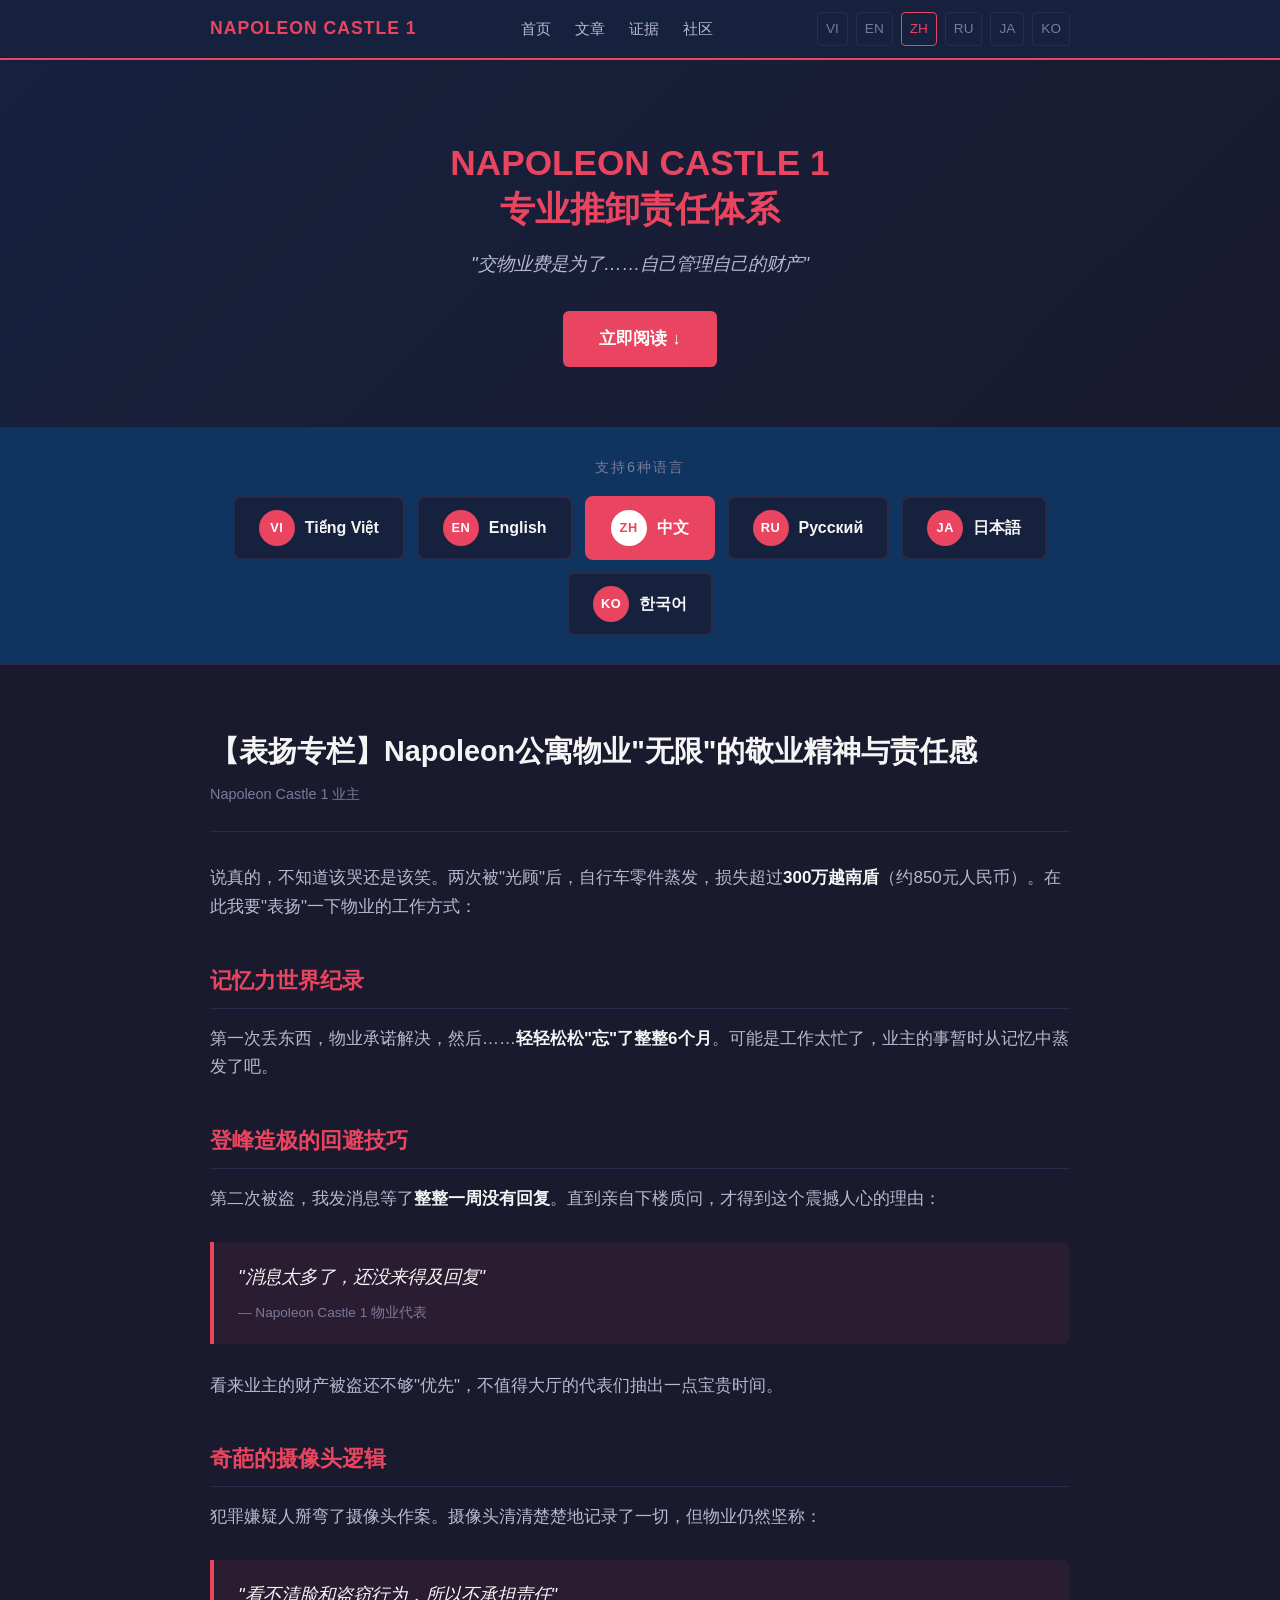
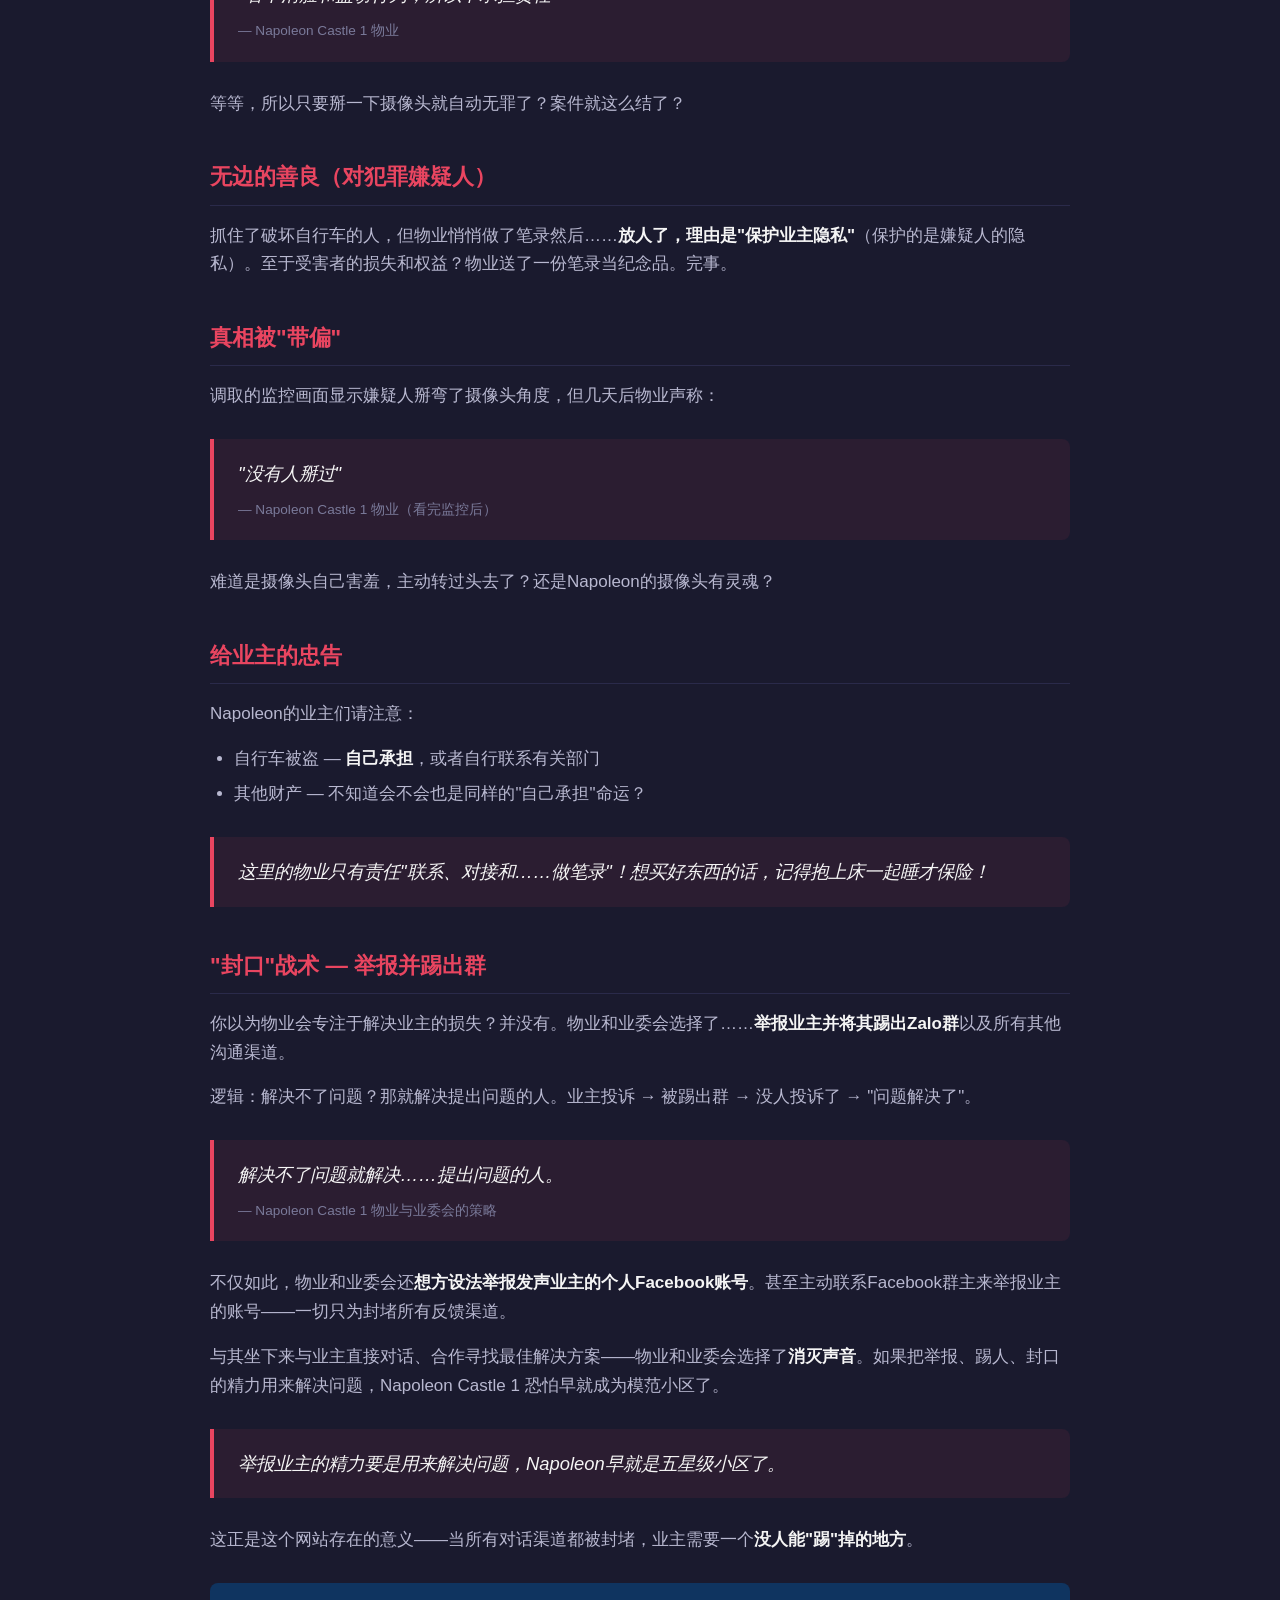
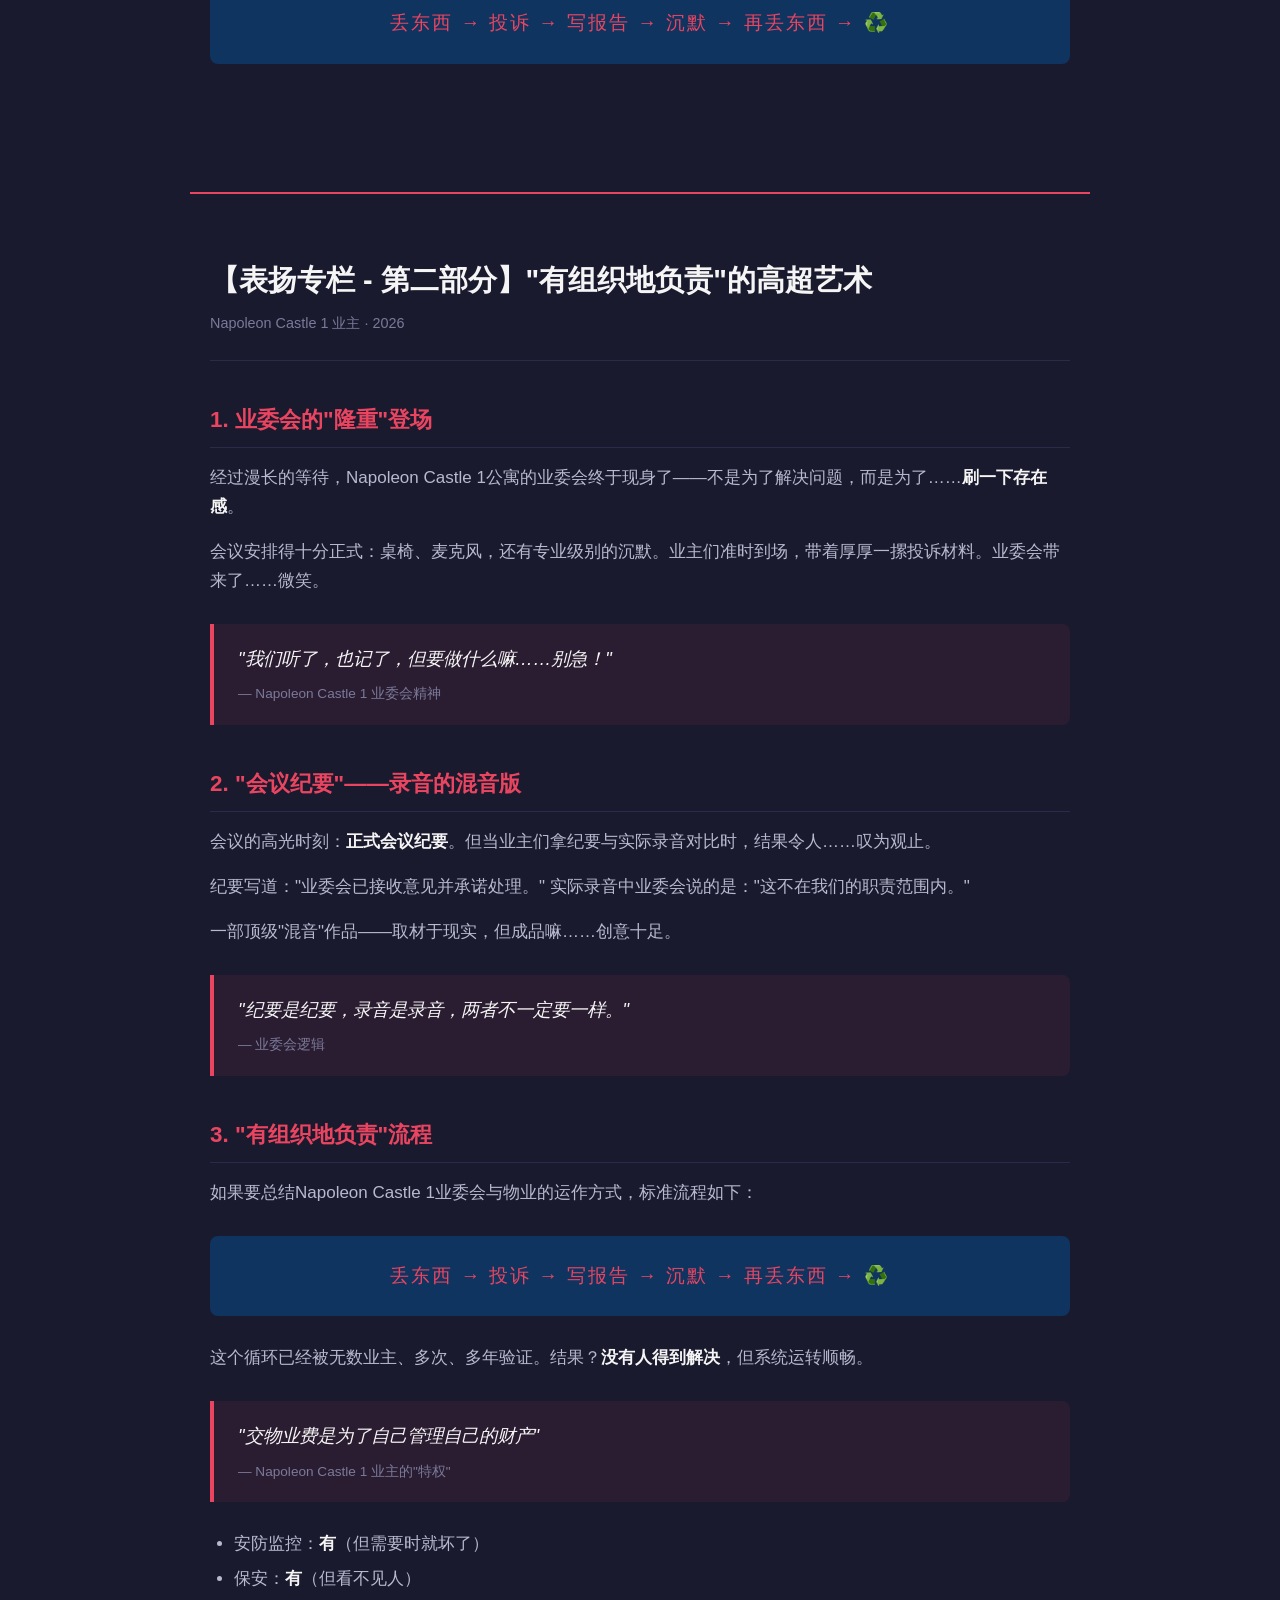
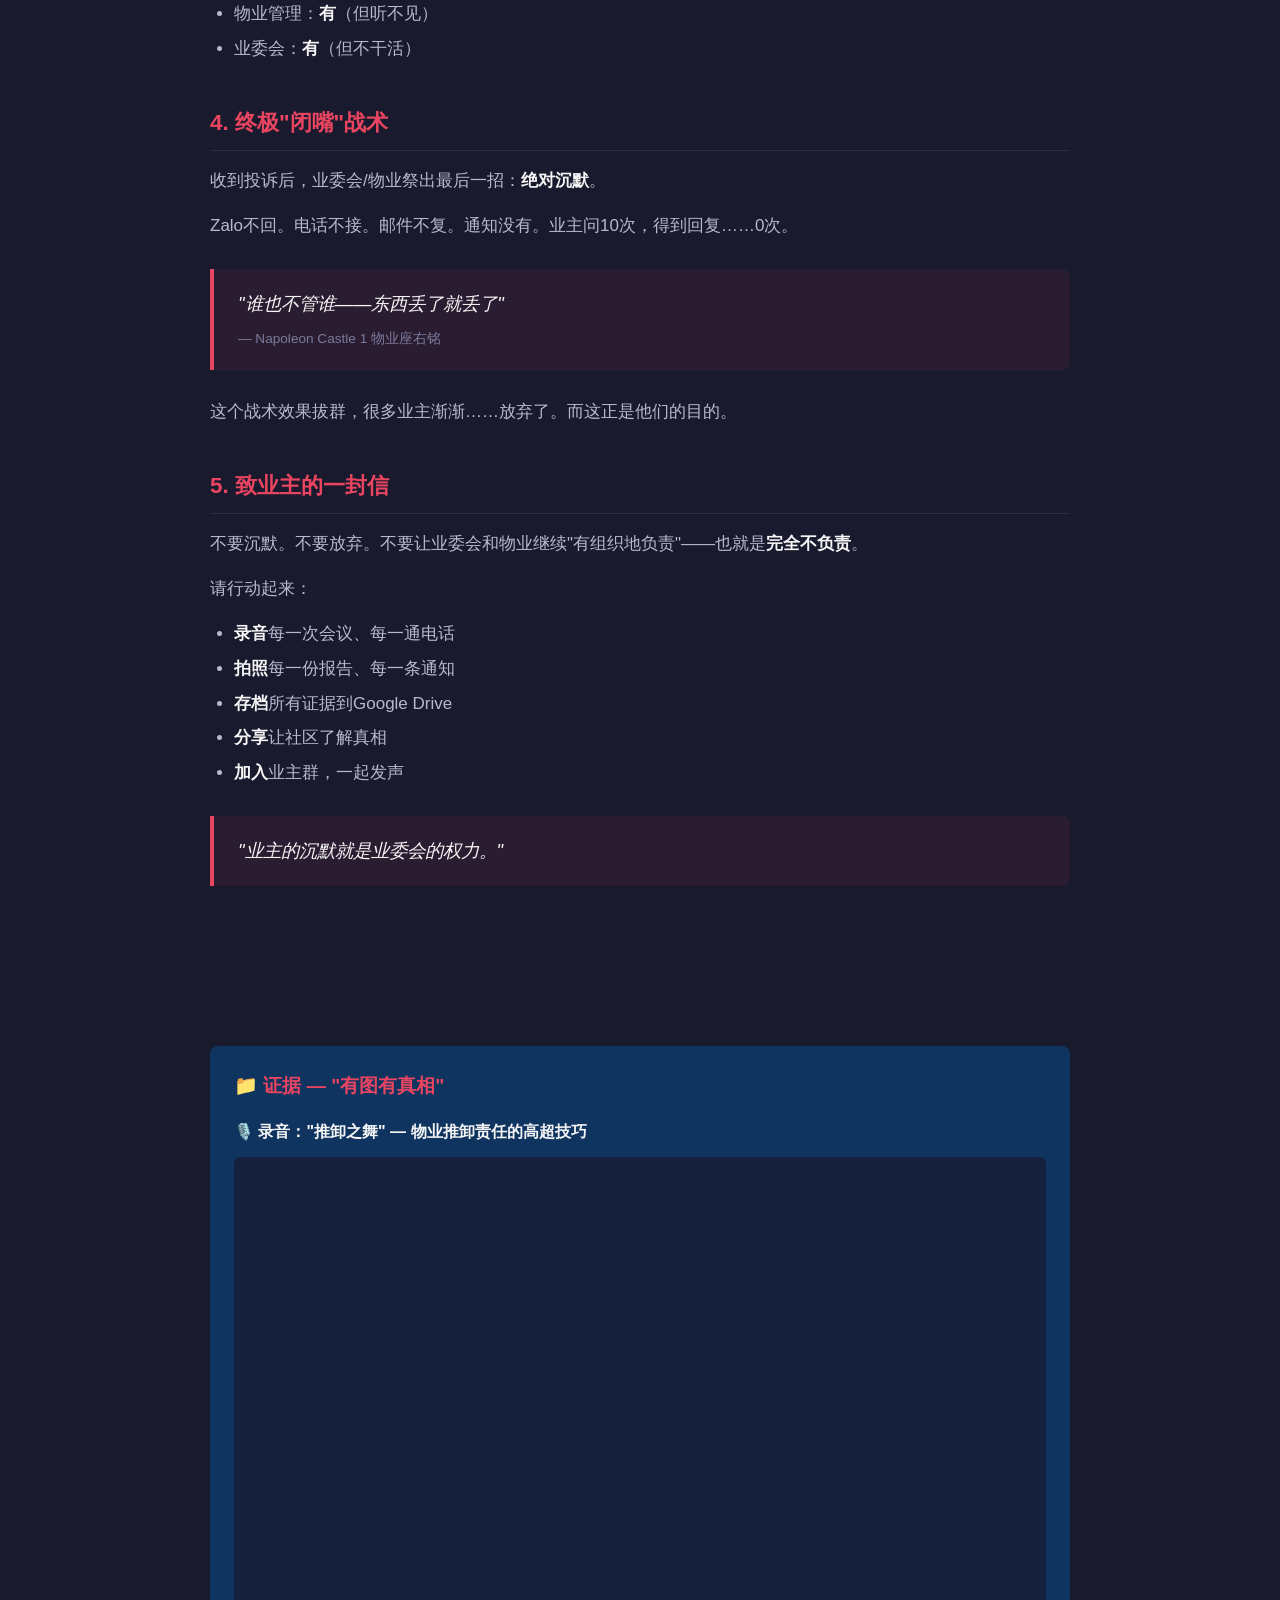
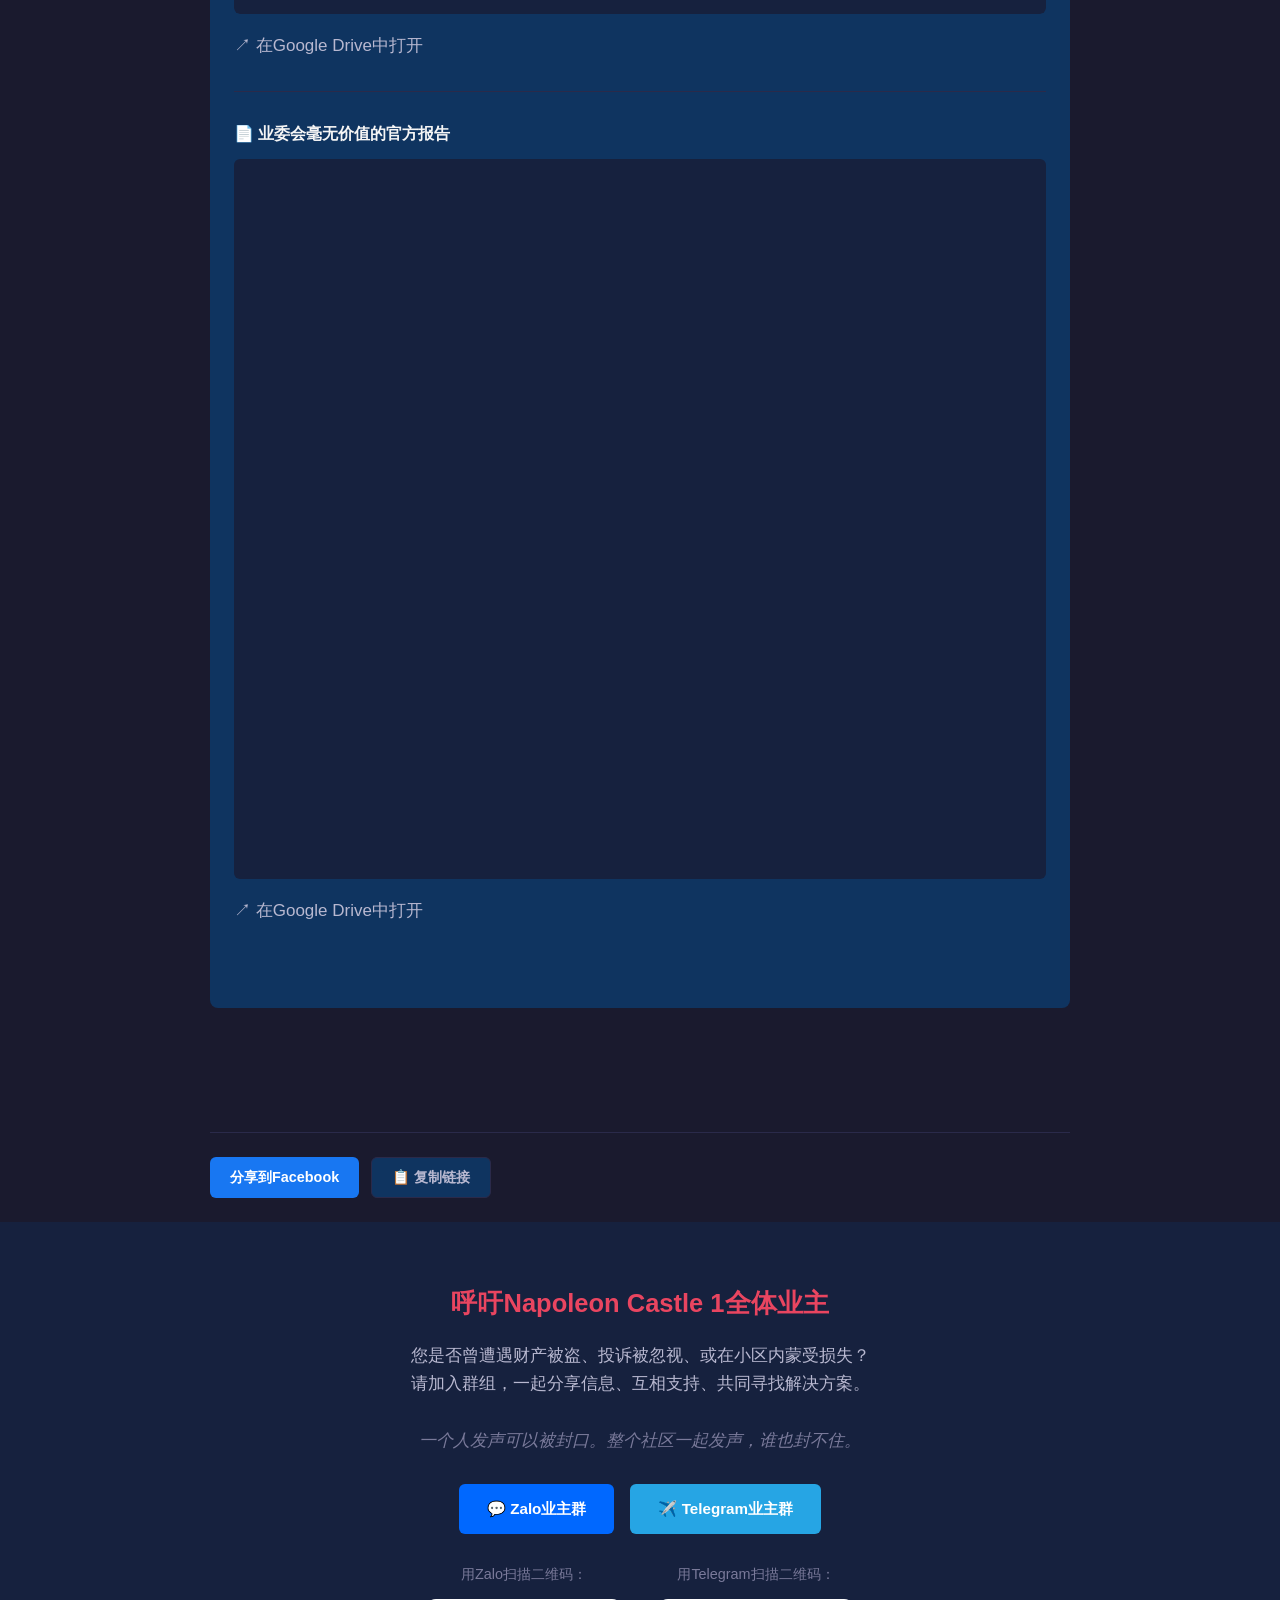
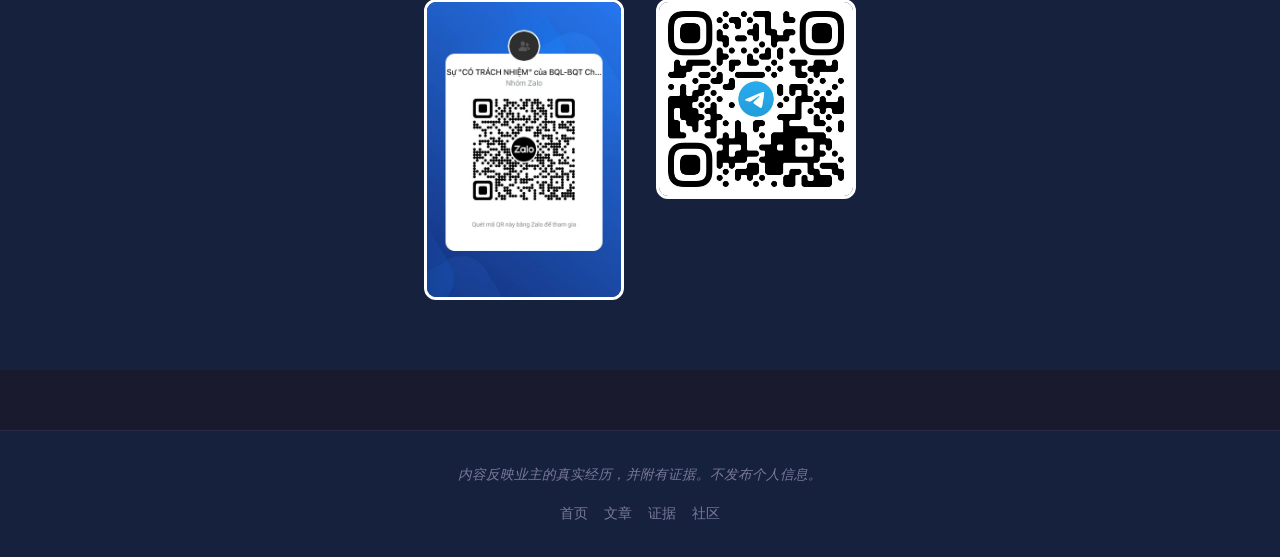
<file: zh/index.html>
<!DOCTYPE html>
<html lang="zh-CN">
<head>
  <meta charset="UTF-8">
  <meta name="viewport" content="width=device-width, initial-scale=1.0">
  <meta name="description" content="Napoleon Castle 1 - 揭露芽庄Napoleon Castle 1公寓业委会与物业管理的真相。证据、事实与业主的心声。">
  <title>Napoleon Castle 1 — 专业推卸责任体系</title>
  <link rel="alternate" hreflang="vi" href="../index.html">
  <link rel="alternate" hreflang="en" href="../en/index.html">
  <link rel="alternate" hreflang="zh" href="./index.html">
  <link rel="alternate" hreflang="ru" href="../ru/index.html">
  <link rel="alternate" hreflang="ja" href="../ja/index.html">
  <link rel="alternate" hreflang="ko" href="../ko/index.html">
  <link rel="alternate" hreflang="x-default" href="../index.html">
  <link rel="canonical" href="https://{DOMAIN}/zh/index.html">

  <!-- Open Graph -->
  <meta property="og:type" content="article">
  <meta property="og:title" content="揭露芽庄Napoleon Castle 1公寓管理问题">
  <meta property="og:description" content="业主财产被盗、安全摄像头被破坏、投诉被忽视。Napoleon Castle 1公寓管理的真相。">
  <meta property="og:url" content="https://{DOMAIN}/zh/index.html">
  <meta property="og:site_name" content="Napoleon Castle 1 — 揭露">
  <meta property="og:locale" content="zh_CN">
  <meta property="og:image" content="https://{DOMAIN}/images/og-preview.jpg">

  <!-- Twitter Card -->
  <meta name="twitter:card" content="summary_large_image">
  <meta name="twitter:title" content="揭露Napoleon Castle 1芽庄公寓管理">
  <meta name="twitter:description" content="Napoleon Castle 1公寓管理失职的证据。">
  <meta name="twitter:image" content="https://{DOMAIN}/images/og-preview.jpg">

  <link rel="stylesheet" href="../css/style.css">
</head>
<body>
  <header class="site-header">
    <div class="container">
      <a href="#top" class="site-logo">NAPOLEON CASTLE 1</a>
      <button class="menu-toggle" aria-label="菜单">&#9776;</button>
      <ul class="nav-links">
        <li><a href="#top">首页</a></li>
        <li><a href="#articles">文章</a></li>
        <li><a href="#evidence">证据</a></li>
        <li><a href="#community">社区</a></li>
      </ul>
      <div class="lang-selector">
        <a href="../index.html">VI</a>
        <a href="../en/index.html">EN</a>
        <a href="./index.html" class="active">ZH</a>
        <a href="../ru/index.html">RU</a>
        <a href="../ja/index.html">JA</a>
        <a href="../ko/index.html">KO</a>
      </div>
    </div>
  </header>

  <main>
    <!-- Hero -->
    <section id="top" class="hero">
      <div class="container">
        <h1>NAPOLEON CASTLE 1<br>专业推卸责任体系</h1>
        <p class="subtitle">"交物业费是为了……自己管理自己的财产"</p>
        <a href="#articles" class="btn-cta">立即阅读 ↓</a>
      </div>
    </section>

    <!-- Multi-language Banner -->
    <section class="multilang-banner">
      <div class="container">
        <p class="multilang-title">支持6种语言</p>
        <div class="multilang-grid">
          <a href="../index.html" class="multilang-btn">
            <span class="multilang-flag">VI</span>
            <span class="multilang-label">Tiếng Việt</span>
          </a>
          <a href="../en/index.html" class="multilang-btn">
            <span class="multilang-flag">EN</span>
            <span class="multilang-label">English</span>
          </a>
          <a href="./index.html" class="multilang-btn active">
            <span class="multilang-flag">ZH</span>
            <span class="multilang-label">中文</span>
          </a>
          <a href="../ru/index.html" class="multilang-btn">
            <span class="multilang-flag">RU</span>
            <span class="multilang-label">Русский</span>
          </a>
          <a href="../ja/index.html" class="multilang-btn">
            <span class="multilang-flag">JA</span>
            <span class="multilang-label">日本語</span>
          </a>
          <a href="../ko/index.html" class="multilang-btn">
            <span class="multilang-flag">KO</span>
            <span class="multilang-label">한국어</span>
          </a>
        </div>
      </div>
    </section>

    <!-- ========== 文章 ========== -->
    <section id="articles">

      <!-- 文章 1 -->
      <article class="container post-article">
        <div class="post-header">
          <h1>【表扬专栏】Napoleon公寓物业"无限"的敬业精神与责任感</h1>
          <p class="post-meta">Napoleon Castle 1 业主</p>
        </div>

        <div class="post-content">
          <p>说真的，不知道该哭还是该笑。两次被"光顾"后，自行车零件蒸发，损失超过<strong>300万越南盾</strong>（约850元人民币）。在此我要"表扬"一下物业的工作方式：</p>

          <h2>记忆力世界纪录</h2>
          <p>第一次丢东西，物业承诺解决，然后……<strong>轻轻松松"忘"了整整6个月</strong>。可能是工作太忙了，业主的事暂时从记忆中蒸发了吧。</p>

          <h2>登峰造极的回避技巧</h2>
          <p>第二次被盗，我发消息等了<strong>整整一周没有回复</strong>。直到亲自下楼质问，才得到这个震撼人心的理由：</p>

          <div class="quote-block">
            "消息太多了，还没来得及回复"
            <cite>— Napoleon Castle 1 物业代表</cite>
          </div>

          <p>看来业主的财产被盗还不够"优先"，不值得大厅的代表们抽出一点宝贵时间。</p>

          <h2>奇葩的摄像头逻辑</h2>
          <p>犯罪嫌疑人掰弯了摄像头作案。摄像头清清楚楚地记录了一切，但物业仍然坚称：</p>

          <div class="quote-block">
            "看不清脸和盗窃行为，所以不承担<em>责任</em>"
            <cite>— Napoleon Castle 1 物业</cite>
          </div>

          <p>等等，所以只要掰一下摄像头就自动无罪了？案件就这么结了？</p>

          <h2>无边的善良（对犯罪嫌疑人）</h2>
          <p>抓住了破坏自行车的人，但物业悄悄做了笔录然后……<strong>放人了，理由是"保护业主隐私"</strong>（保护的是嫌疑人的隐私）。至于受害者的损失和权益？物业送了一份笔录当纪念品。完事。</p>

          <h2>真相被"带偏"</h2>
          <p>调取的监控画面显示嫌疑人掰弯了摄像头角度，但几天后物业声称：</p>

          <div class="quote-block">
            "没有人掰过"
            <cite>— Napoleon Castle 1 物业（看完监控后）</cite>
          </div>

          <p>难道是摄像头自己害羞，主动转过头去了？还是Napoleon的摄像头有灵魂？</p>

          <h2>给业主的忠告</h2>
          <p>Napoleon的业主们请注意：</p>
          <ul>
            <li>自行车被盗 — <strong>自己承担</strong>，或者自行联系有关部门</li>
            <li>其他财产 — 不知道会不会也是同样的"自己承担"命运？</li>
          </ul>

          <div class="quote-block">
            这里的物业只有<em>责任</em>"联系、对接和……做笔录"！想买好东西的话，记得抱上床一起睡才保险！
          </div>

          <h2>"封口"战术 — 举报并踢出群</h2>
          <p>你以为物业会专注于解决业主的损失？并没有。物业和业委会选择了……<strong>举报业主并将其踢出Zalo群</strong>以及所有其他沟通渠道。</p>
          <p>逻辑：解决不了问题？那就解决提出问题的人。业主投诉 → 被踢出群 → 没人投诉了 → "问题解决了"。</p>

          <div class="quote-block">
            解决不了问题就解决……提出问题的人。
            <cite>— Napoleon Castle 1 物业与业委会的策略</cite>
          </div>

          <p>不仅如此，物业和业委会还<strong>想方设法举报发声业主的个人Facebook账号</strong>。甚至主动联系Facebook群主来举报业主的账号——一切只为封堵所有反馈渠道。</p>
          <p>与其坐下来与业主直接对话、合作寻找最佳解决方案——物业和业委会选择了<strong>消灭声音</strong>。如果把举报、踢人、封口的精力用来解决问题，Napoleon Castle 1 恐怕早就成为模范小区了。</p>

          <div class="quote-block">
            举报业主的精力要是用来解决问题，Napoleon早就是五星级小区了。
          </div>

          <p>这正是这个网站存在的意义——当所有对话渠道都被封堵，业主需要一个<strong>没人能"踢"掉的地方</strong>。</p>

          <div class="loop-diagram">
            丢东西 → 投诉 → 写报告 → 沉默 → 再丢东西 → ♻️
          </div>
        </div>
      </article>

      <!-- 文章 2 -->
      <article class="container post-article">
        <div class="post-header">
          <h1>【表扬专栏 - 第二部分】"有组织地负责"的高超艺术</h1>
          <p class="post-meta">Napoleon Castle 1 业主 · 2026</p>
        </div>

        <div class="post-content">
          <h2>1. 业委会的"隆重"登场</h2>
          <p>经过漫长的等待，Napoleon Castle 1公寓的业委会终于现身了——不是为了解决问题，而是为了……<strong>刷一下存在感</strong>。</p>
          <p>会议安排得十分正式：桌椅、麦克风，还有专业级别的沉默。业主们准时到场，带着厚厚一摞投诉材料。业委会带来了……微笑。</p>

          <div class="quote-block">
            "我们听了，也记了，但要做什么嘛……别急！"
            <cite>— Napoleon Castle 1 业委会精神</cite>
          </div>

          <h2>2. "会议纪要"——录音的混音版</h2>
          <p>会议的高光时刻：<strong>正式会议纪要</strong>。但当业主们拿纪要与实际录音对比时，结果令人……叹为观止。</p>
          <p>纪要写道："业委会已接收意见并承诺处理。" 实际录音中业委会说的是："这不在我们的职责范围内。"</p>
          <p>一部顶级"混音"作品——取材于现实，但成品嘛……创意十足。</p>

          <div class="quote-block">
            "纪要是纪要，录音是录音，两者不一定要一样。"
            <cite>— 业委会逻辑</cite>
          </div>

          <h2>3. "有组织地负责"流程</h2>
          <p>如果要总结Napoleon Castle 1业委会与物业的运作方式，标准流程如下：</p>

          <div class="loop-diagram">
            丢东西 → 投诉 → 写报告 → 沉默 → 再丢东西 → ♻️
          </div>

          <p>这个循环已经被无数业主、多次、多年验证。结果？<strong>没有人得到解决</strong>，但系统运转顺畅。</p>

          <div class="quote-block">
            "交物业费是为了自己管理自己的财产"
            <cite>— Napoleon Castle 1 业主的"特权"</cite>
          </div>

          <ul>
            <li>安防监控：<strong>有</strong>（但需要时就坏了）</li>
            <li>保安：<strong>有</strong>（但看不见人）</li>
            <li>物业管理：<strong>有</strong>（但听不见）</li>
            <li>业委会：<strong>有</strong>（但不干活）</li>
          </ul>

          <h2>4. 终极"闭嘴"战术</h2>
          <p>收到投诉后，业委会/物业祭出最后一招：<strong>绝对沉默</strong>。</p>
          <p>Zalo不回。电话不接。邮件不复。通知没有。业主问10次，得到回复……0次。</p>

          <div class="quote-block">
            "谁也不管谁——东西丢了就丢了"
            <cite>— Napoleon Castle 1 物业座右铭</cite>
          </div>

          <p>这个战术效果拔群，很多业主渐渐……放弃了。而这正是他们的目的。</p>

          <h2>5. 致业主的一封信</h2>
          <p>不要沉默。不要放弃。不要让业委会和物业继续"有组织地负责"——也就是<strong>完全不负责</strong>。</p>
          <p>请行动起来：</p>
          <ul>
            <li><strong>录音</strong>每一次会议、每一通电话</li>
            <li><strong>拍照</strong>每一份报告、每一条通知</li>
            <li><strong>存档</strong>所有证据到Google Drive</li>
            <li><strong>分享</strong>让社区了解真相</li>
            <li><strong>加入</strong>业主群，一起发声</li>
          </ul>

          <div class="quote-block">
            "业主的沉默就是业委会的权力。"
          </div>
        </div>
      </article>

    </section>

    <!-- ========== 证据 ========== -->
    <section id="evidence" class="container" style="padding: 60px 20px;">
      <div class="evidence-section">
        <h2>📁 证据 — "有图有真相"</h2>

        <div class="evidence-embed">
          <h3>🎙️ 录音："推卸之舞" — 物业推卸责任的高超技巧</h3>
          <div class="video-wrapper">
            <iframe src="https://drive.google.com/file/d/17WcGoPP5Mn9UGs67DYSQonbkfTGHQ_Rq/preview" allow="autoplay" loading="lazy"></iframe>
          </div>
          <a href="https://drive.google.com/file/d/17WcGoPP5Mn9UGs67DYSQonbkfTGHQ_Rq/view?usp=sharing" target="_blank" class="evidence-link">↗ 在Google Drive中打开</a>
        </div>

        <div class="evidence-embed">
          <h3>📄 业委会毫无价值的官方报告</h3>
          <iframe src="https://drive.google.com/file/d/1DjLZCv8FDVoXOdArXhxJp0pirLEezRLO/preview" width="100%" height="720" allow="autoplay" loading="lazy"></iframe>
          <a href="https://drive.google.com/file/d/1DjLZCv8FDVoXOdArXhxJp0pirLEezRLO/view?usp=drive_link" target="_blank" class="evidence-link">↗ 在Google Drive中打开</a>
        </div>
      </div>
    </section>

    <!-- ========== 分享 ========== -->
    <div class="container">
      <div class="share-buttons">
        <button class="btn-share btn-share-fb" onclick="shareFacebook()">分享到Facebook</button>
        <button class="btn-share btn-share-copy" onclick="copyLink()">📋 复制链接</button>
      </div>
    </div>

    <!-- ========== 社区 ========== -->
    <section id="community" class="community-section">
      <h2>呼吁Napoleon Castle 1全体业主</h2>
      <p>您是否曾遭遇财产被盗、投诉被忽视、或在小区内蒙受损失？<br>
      请加入群组，一起分享信息、互相支持、共同寻找解决方案。</p>
      <p style="color: var(--text-muted); font-style: italic; margin-top: 8px;">一个人发声可以被封口。整个社区一起发声，谁也封不住。</p>
      <div class="community-buttons">
        <a href="https://zalo.me/g/q9gv7rk0p5awj9sfgsnn" target="_blank" class="btn-community btn-zalo">💬 Zalo业主群</a>
        <a href="https://t.me/+AWiFzAYis3QyZTdl" target="_blank" class="btn-community btn-telegram">✈️ Telegram业主群</a>
      </div>
      <div class="qr-codes">
        <div class="qr-item">
          <p>用Zalo扫描二维码：</p>
          <a href="https://zalo.me/g/q9gv7rk0p5awj9sfgsnn" target="_blank">
            <img src="../images/zalo-qr.jpg" alt="Napoleon Castle 1 Zalo群二维码" class="qr-image">
          </a>
        </div>
        <div class="qr-item">
          <p>用Telegram扫描二维码：</p>
          <a href="https://t.me/+AWiFzAYis3QyZTdl" target="_blank">
            <img src="../images/telegram-qr.jpg" alt="Napoleon Castle 1 Telegram群二维码" class="qr-image">
          </a>
        </div>
      </div>
    </section>
  </main>

  <footer class="site-footer">
    <div class="container">
      <p class="disclaimer">内容反映业主的真实经历，并附有证据。不发布个人信息。</p>
      <div class="footer-links">
        <a href="#top">首页</a>
        <a href="#articles">文章</a>
        <a href="#evidence">证据</a>
        <a href="#community">社区</a>
      </div>
    </div>
  </footer>

  <script src="../js/main.js"></script>
</body>
</html>
</file>
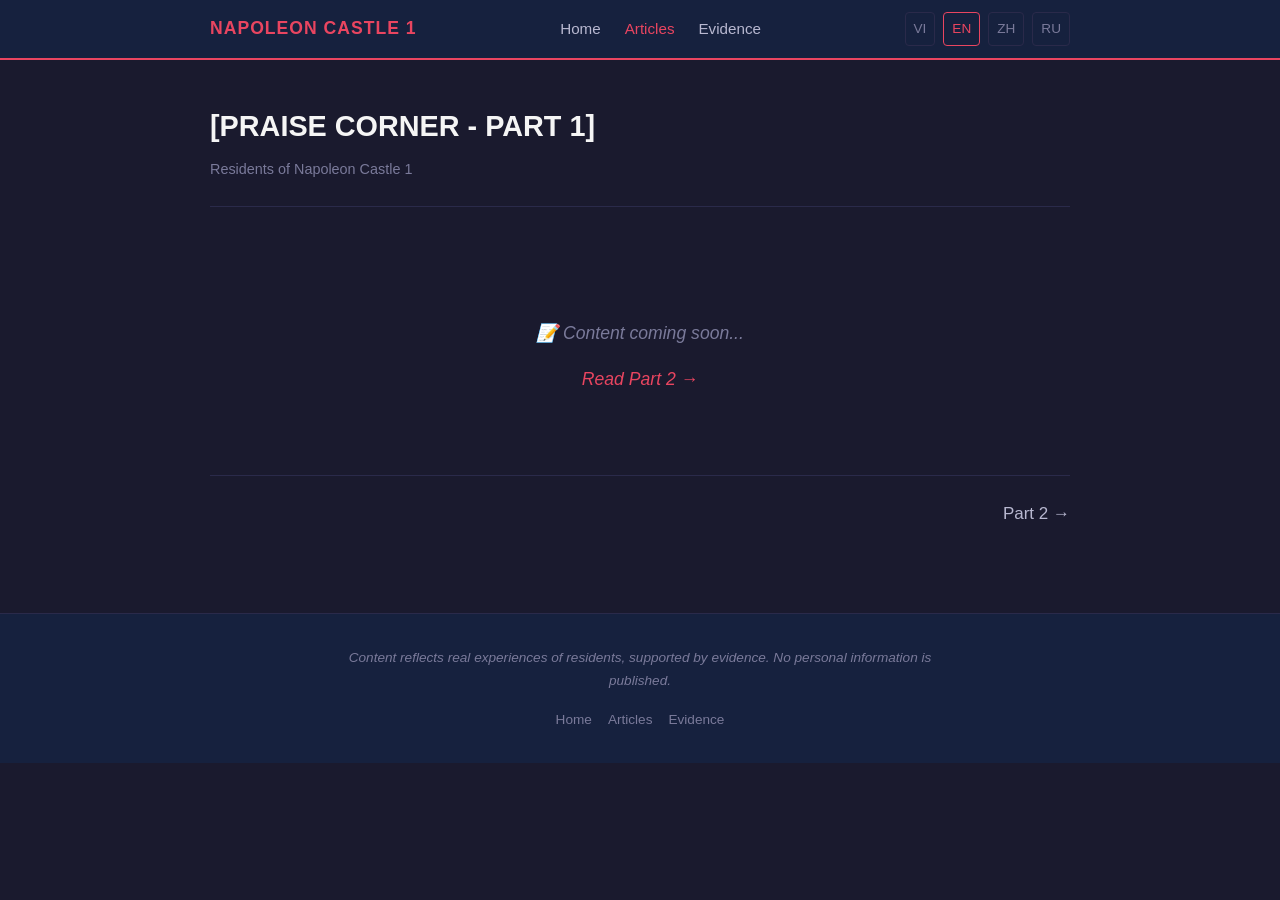
<file: en/posts/part-1.html>
<!DOCTYPE html>
<html lang="en">
<head>
  <meta charset="UTF-8">
  <meta name="viewport" content="width=device-width, initial-scale=1.0">
  <meta name="description" content="PRAISE CORNER - PART 1 - Napoleon Castle 1">
  <title>[Part 1] — Napoleon Castle 1</title>
  <link rel="alternate" hreflang="vi" href="../../vi/posts/phan-1.html">
  <link rel="alternate" hreflang="en" href="./part-1.html">
  <link rel="alternate" hreflang="zh" href="../../zh/posts/di-1-bufen.html">
  <link rel="alternate" hreflang="ru" href="../../ru/posts/chast-1.html">
  <link rel="alternate" hreflang="x-default" href="../../index.html">
  <link rel="canonical" href="https://{DOMAIN}/en/posts/part-1.html">

  <!-- Open Graph -->
  <meta property="og:type" content="article">
  <meta property="og:title" content="[Part 1] Exposing Napoleon Castle 1 Property Management">
  <meta property="og:description" content="Evidence of theft, broken cameras, and ignored complaints at Napoleon Castle 1, Nha Trang.">
  <meta property="og:url" content="https://{DOMAIN}/en/posts/part-1.html">
  <meta property="og:site_name" content="Napoleon Castle 1 — Exposé">
  <meta property="og:locale" content="en_US">
  <meta property="og:image" content="https://{DOMAIN}/images/og-preview.jpg">

  <!-- Twitter Card -->
  <meta name="twitter:card" content="summary_large_image">
  <meta name="twitter:title" content="[Part 1] Napoleon Castle 1 Exposé">
  <meta name="twitter:description" content="Evidence of management failures at Napoleon Castle 1.">
  <meta name="twitter:image" content="https://{DOMAIN}/images/og-preview.jpg">

  <link rel="stylesheet" href="../../css/style.css">
</head>
<body>
  <header class="site-header">
    <div class="container">
      <a href="../index.html" class="site-logo">NAPOLEON CASTLE 1</a>
      <button class="menu-toggle" aria-label="Menu">&#9776;</button>
      <ul class="nav-links">
        <li><a href="../index.html">Home</a></li>
        <li><a href="./part-2.html" class="active">Articles</a></li>
        <li><a href="../evidence/index.html">Evidence</a></li>
      </ul>
      <div class="lang-selector">
        <a href="../../vi/posts/phan-1.html">VI</a>
        <a href="./part-1.html" class="active">EN</a>
        <a href="../../zh/posts/di-1-bufen.html">ZH</a>
        <a href="../../ru/posts/chast-1.html">RU</a>
      </div>
    </div>
  </header>

  <main class="container">
    <div class="post-header">
      <h1>[PRAISE CORNER - PART 1]</h1>
      <p class="post-meta">Residents of Napoleon Castle 1</p>
    </div>

    <div class="placeholder-notice">
      <p>📝 Content coming soon...</p>
      <p style="margin-top: 16px;"><a href="./part-2.html">Read Part 2 →</a></p>
    </div>

    <nav class="post-nav">
      <span></span>
      <a href="./part-2.html">Part 2 →</a>
    </nav>
  </main>

  <footer class="site-footer">
    <div class="container">
      <p class="disclaimer">Content reflects real experiences of residents, supported by evidence. No personal information is published.</p>
      <div class="footer-links">
        <a href="../index.html">Home</a>
        <a href="./part-2.html">Articles</a>
        <a href="../evidence/index.html">Evidence</a>
      </div>
    </div>
  </footer>

  <script src="../../js/main.js"></script>
</body>
</html>
</file>
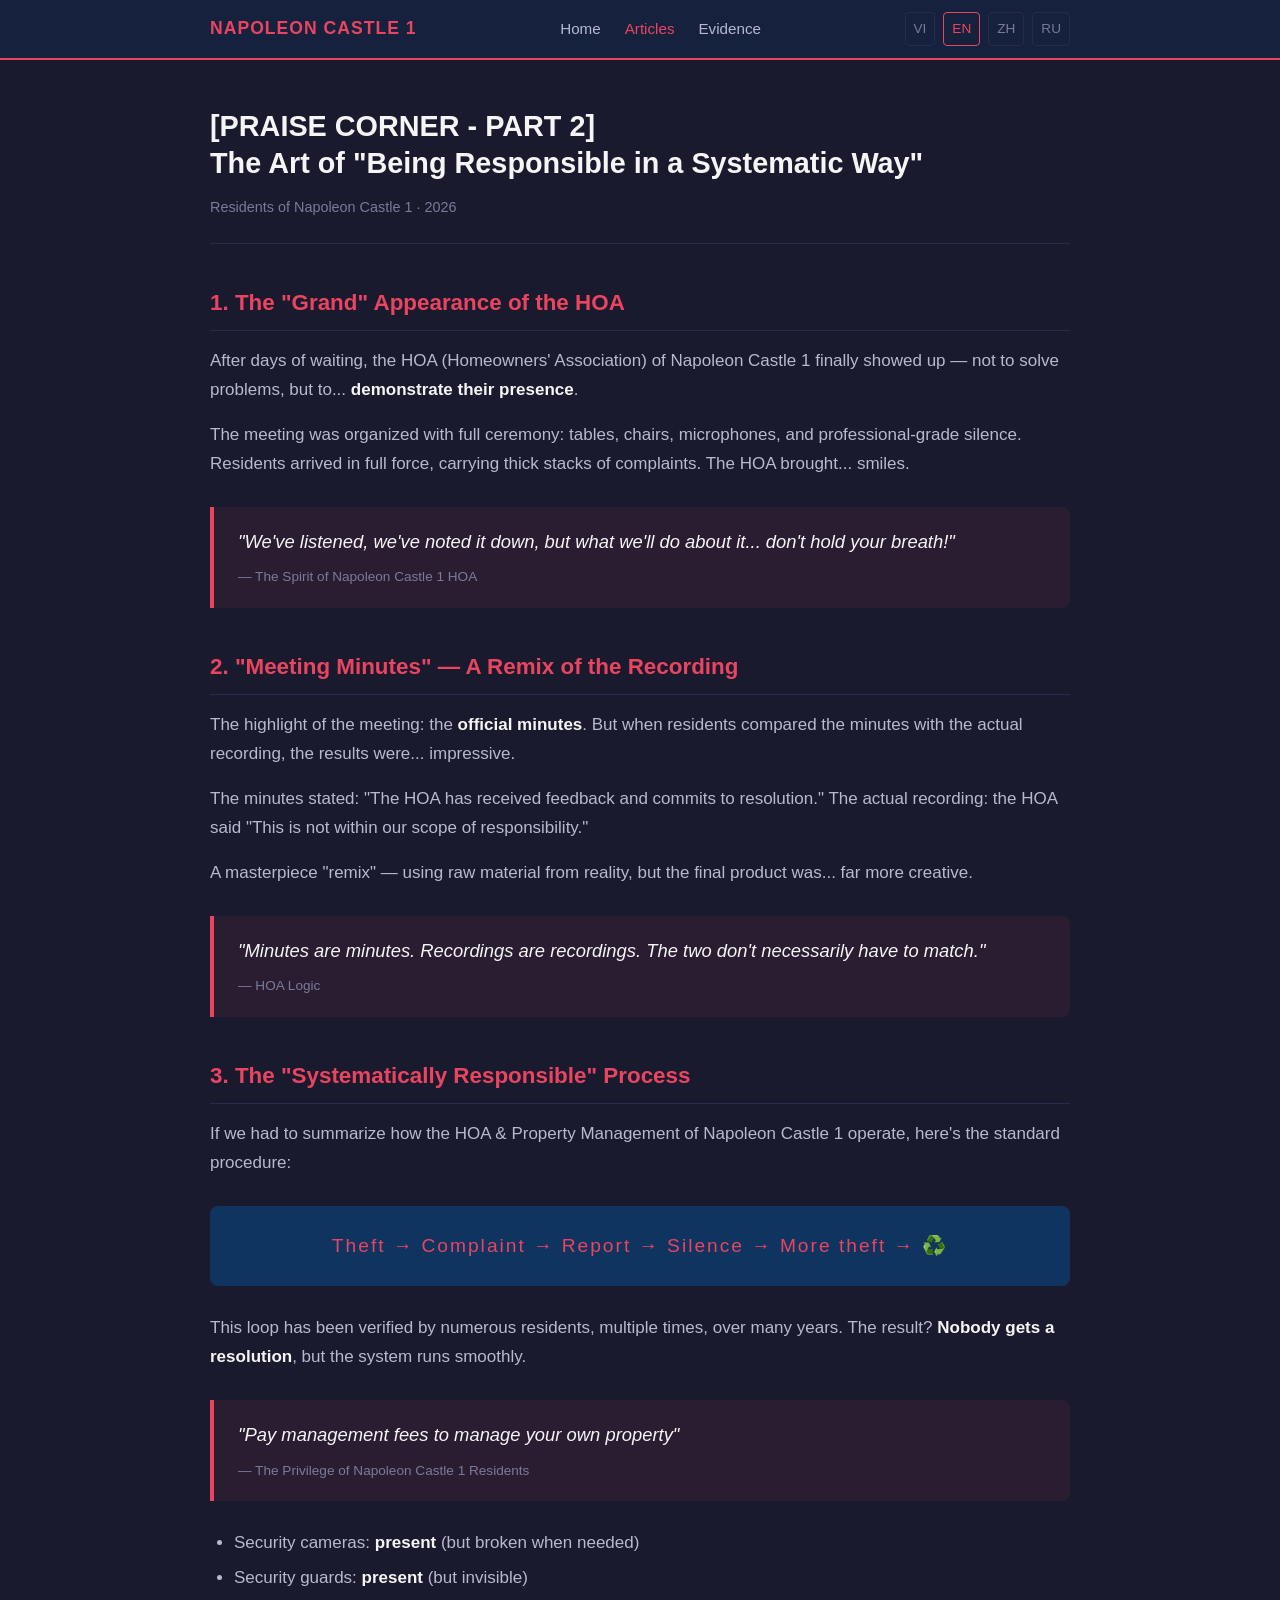
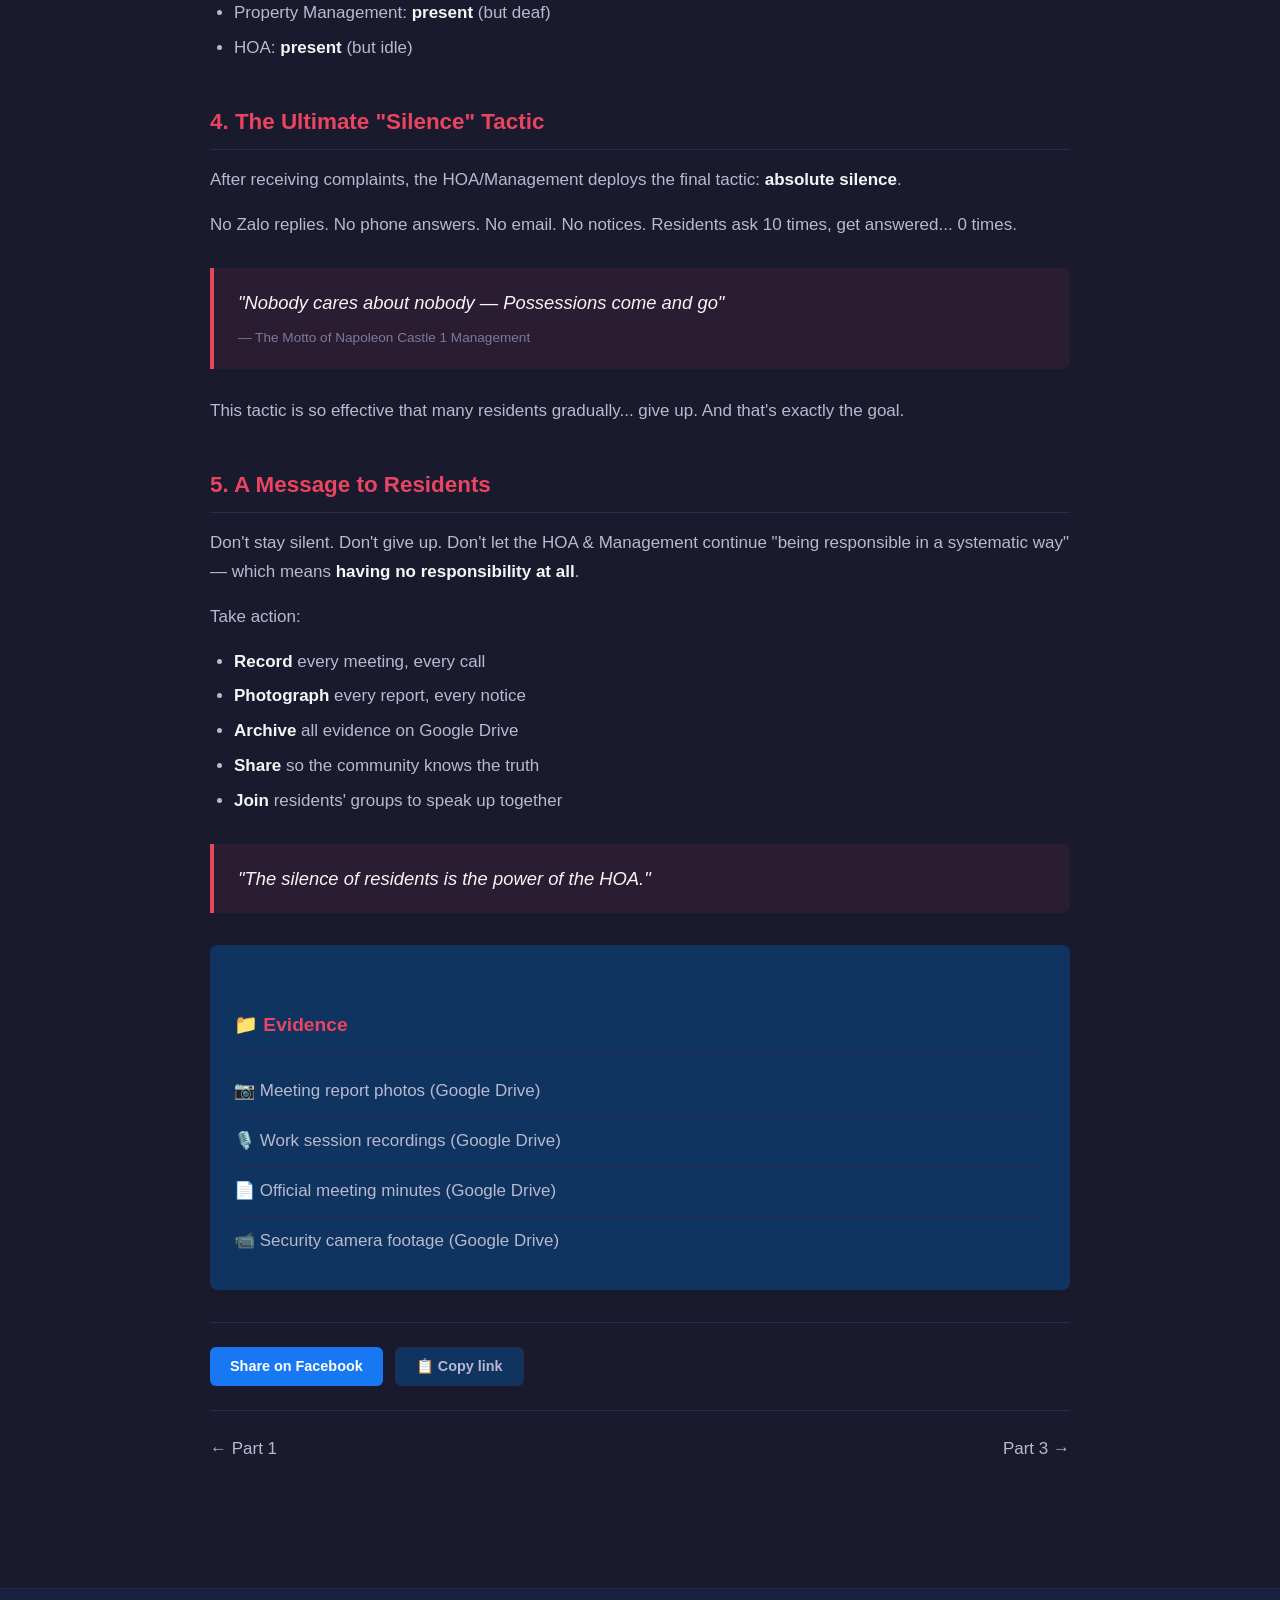
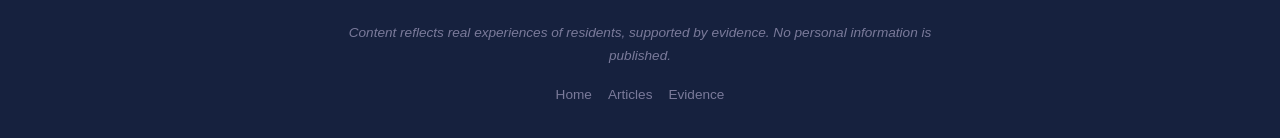
<file: en/posts/part-2.html>
<!DOCTYPE html>
<html lang="en">
<head>
  <meta charset="UTF-8">
  <meta name="viewport" content="width=device-width, initial-scale=1.0">
  <meta name="description" content="PRAISE CORNER - PART 2: The Art of Being Responsible in a Systematic Way - Napoleon Castle 1">
  <title>[Part 2] The Art of "Being Responsible in a Systematic Way" — Napoleon Castle 1</title>
  <link rel="alternate" hreflang="vi" href="../../vi/posts/phan-2.html">
  <link rel="alternate" hreflang="en" href="./part-2.html">
  <link rel="alternate" hreflang="zh" href="../../zh/posts/di-2-bufen.html">
  <link rel="alternate" hreflang="ru" href="../../ru/posts/chast-2.html">
  <link rel="alternate" hreflang="x-default" href="../../index.html">
  <link rel="canonical" href="https://{DOMAIN}/en/posts/part-2.html">

  <!-- Open Graph -->
  <meta property="og:type" content="article">
  <meta property="og:title" content="[Part 2] The Art of Being Responsible in a Systematic Way — Napoleon Castle 1">
  <meta property="og:description" content="How Napoleon Castle 1 HOA & Management systematically avoid accountability.">
  <meta property="og:url" content="https://{DOMAIN}/en/posts/part-2.html">
  <meta property="og:site_name" content="Napoleon Castle 1 — Exposé">
  <meta property="og:locale" content="en_US">
  <meta property="og:image" content="https://{DOMAIN}/images/og-preview.jpg">

  <!-- Twitter Card -->
  <meta name="twitter:card" content="summary_large_image">
  <meta name="twitter:title" content="[Part 2] Napoleon Castle 1 Exposé">
  <meta name="twitter:description" content="The systematic responsibility avoidance by Napoleon Castle 1 management.">
  <meta name="twitter:image" content="https://{DOMAIN}/images/og-preview.jpg">

  <link rel="stylesheet" href="../../css/style.css">
</head>
<body>
  <header class="site-header">
    <div class="container">
      <a href="../index.html" class="site-logo">NAPOLEON CASTLE 1</a>
      <button class="menu-toggle" aria-label="Menu">&#9776;</button>
      <ul class="nav-links">
        <li><a href="../index.html">Home</a></li>
        <li><a href="./part-2.html" class="active">Articles</a></li>
        <li><a href="../evidence/index.html">Evidence</a></li>
      </ul>
      <div class="lang-selector">
        <a href="../../vi/posts/phan-2.html">VI</a>
        <a href="./part-2.html" class="active">EN</a>
        <a href="../../zh/posts/di-2-bufen.html">ZH</a>
        <a href="../../ru/posts/chast-2.html">RU</a>
      </div>
    </div>
  </header>

  <main class="container">
    <div class="post-header">
      <h1>[PRAISE CORNER - PART 2]<br>The Art of "Being Responsible in a Systematic Way"</h1>
      <p class="post-meta">Residents of Napoleon Castle 1 · 2026</p>
    </div>

    <article class="post-content">

      <!-- Section 1 -->
      <h2>1. The "Grand" Appearance of the HOA</h2>
      <p>After days of waiting, the HOA (Homeowners' Association) of Napoleon Castle 1 finally showed up — not to solve problems, but to... <strong>demonstrate their presence</strong>.</p>
      <p>The meeting was organized with full ceremony: tables, chairs, microphones, and professional-grade silence. Residents arrived in full force, carrying thick stacks of complaints. The HOA brought... smiles.</p>

      <div class="quote-block">
        "We've listened, we've noted it down, but what we'll do about it... don't hold your breath!"
        <cite>— The Spirit of Napoleon Castle 1 HOA</cite>
      </div>

      <!-- Section 2 -->
      <h2>2. "Meeting Minutes" — A Remix of the Recording</h2>
      <p>The highlight of the meeting: the <strong>official minutes</strong>. But when residents compared the minutes with the actual recording, the results were... impressive.</p>
      <p>The minutes stated: "The HOA has received feedback and commits to resolution." The actual recording: the HOA said "This is not within our scope of responsibility."</p>
      <p>A masterpiece "remix" — using raw material from reality, but the final product was... far more creative.</p>

      <div class="quote-block">
        "Minutes are minutes. Recordings are recordings. The two don't necessarily have to match."
        <cite>— HOA Logic</cite>
      </div>

      <!-- Section 3 -->
      <h2>3. The "Systematically Responsible" Process</h2>
      <p>If we had to summarize how the HOA & Property Management of Napoleon Castle 1 operate, here's the standard procedure:</p>

      <div class="loop-diagram">
        Theft → Complaint → Report → Silence → More theft → ♻️
      </div>

      <p>This loop has been verified by numerous residents, multiple times, over many years. The result? <strong>Nobody gets a resolution</strong>, but the system runs smoothly.</p>

      <div class="quote-block">
        "Pay management fees to manage your own property"
        <cite>— The Privilege of Napoleon Castle 1 Residents</cite>
      </div>

      <ul>
        <li>Security cameras: <strong>present</strong> (but broken when needed)</li>
        <li>Security guards: <strong>present</strong> (but invisible)</li>
        <li>Property Management: <strong>present</strong> (but deaf)</li>
        <li>HOA: <strong>present</strong> (but idle)</li>
      </ul>

      <!-- Section 4 -->
      <h2>4. The Ultimate "Silence" Tactic</h2>
      <p>After receiving complaints, the HOA/Management deploys the final tactic: <strong>absolute silence</strong>.</p>
      <p>No Zalo replies. No phone answers. No email. No notices. Residents ask 10 times, get answered... 0 times.</p>

      <div class="quote-block">
        "Nobody cares about nobody — Possessions come and go"
        <cite>— The Motto of Napoleon Castle 1 Management</cite>
      </div>

      <p>This tactic is so effective that many residents gradually... give up. And that's exactly the goal.</p>

      <!-- Section 5 -->
      <h2>5. A Message to Residents</h2>
      <p>Don't stay silent. Don't give up. Don't let the HOA & Management continue "being responsible in a systematic way" — which means <strong>having no responsibility at all</strong>.</p>
      <p>Take action:</p>
      <ul>
        <li><strong>Record</strong> every meeting, every call</li>
        <li><strong>Photograph</strong> every report, every notice</li>
        <li><strong>Archive</strong> all evidence on Google Drive</li>
        <li><strong>Share</strong> so the community knows the truth</li>
        <li><strong>Join</strong> residents' groups to speak up together</li>
      </ul>

      <div class="quote-block">
        "The silence of residents is the power of the HOA."
      </div>

      <!-- Evidence -->
      <div class="evidence-section">
        <h2>📁 Evidence</h2>
        <a href="#" class="evidence-link">📷 Meeting report photos (Google Drive)</a>
        <a href="#" class="evidence-link">🎙️ Work session recordings (Google Drive)</a>
        <a href="#" class="evidence-link">📄 Official meeting minutes (Google Drive)</a>
        <a href="#" class="evidence-link">📹 Security camera footage (Google Drive)</a>
      </div>

      <!-- Share -->
      <div class="share-buttons">
        <button class="btn-share btn-share-fb" onclick="shareFacebook()">Share on Facebook</button>
        <button class="btn-share btn-share-copy" onclick="copyLink()">📋 Copy link</button>
      </div>

      <!-- Post nav -->
      <nav class="post-nav">
        <a href="./part-1.html">← Part 1</a>
        <a href="#">Part 3 →</a>
      </nav>
    </article>
  </main>

  <footer class="site-footer">
    <div class="container">
      <p class="disclaimer">Content reflects real experiences of residents, supported by evidence. No personal information is published.</p>
      <div class="footer-links">
        <a href="../index.html">Home</a>
        <a href="./part-2.html">Articles</a>
        <a href="../evidence/index.html">Evidence</a>
      </div>
    </div>
  </footer>

  <script src="../../js/main.js"></script>
</body>
</html>
</file>
<file: css/style.css>
/* === Napoleon Castle 1 Expose — Theme === */
:root {
  --bg-primary: #1a1a2e;
  --bg-secondary: #16213e;
  --bg-card: #0f3460;
  --accent: #e94560;
  --accent-hover: #ff6b81;
  --text-primary: #f5f5f5;
  --text-secondary: #b8b8d0;
  --text-muted: #7a7a9a;
  --border: #2a2a4a;
  --quote-border: #e94560;
  --success: #2ed573;
  --font-stack: -apple-system, BlinkMacSystemFont, 'Segoe UI', Roboto, sans-serif;
  --max-width: 900px;
  --header-height: 60px;
}

/* === Reset & Base === */
*, *::before, *::after { box-sizing: border-box; margin: 0; padding: 0; }

html { scroll-behavior: smooth; }

body {
  font-family: var(--font-stack);
  background: var(--bg-primary);
  color: var(--text-primary);
  line-height: 1.7;
  font-size: 17px;
  min-height: 100vh;
}

a { color: var(--accent); text-decoration: none; transition: color 0.2s; }
a:hover { color: var(--accent-hover); }

img { max-width: 100%; height: auto; }

/* === Layout === */
.container { max-width: var(--max-width); margin: 0 auto; padding: 0 20px; }

/* === Header === */
.site-header {
  background: var(--bg-secondary);
  border-bottom: 2px solid var(--accent);
  position: sticky;
  top: 0;
  z-index: 100;
  height: var(--header-height);
}

.site-header .container {
  display: flex;
  align-items: center;
  justify-content: space-between;
  height: 100%;
}

.site-logo {
  font-size: 1.1rem;
  font-weight: 700;
  color: var(--accent);
  letter-spacing: 1px;
}

.nav-links { display: flex; gap: 24px; list-style: none; }
.nav-links a { color: var(--text-secondary); font-size: 0.95rem; }
.nav-links a:hover, .nav-links a.active { color: var(--accent); }

.lang-selector { display: flex; gap: 8px; }
.lang-selector a {
  color: var(--text-muted);
  font-size: 0.85rem;
  padding: 4px 8px;
  border: 1px solid var(--border);
  border-radius: 4px;
}
.lang-selector a:hover, .lang-selector a.active {
  color: var(--accent);
  border-color: var(--accent);
}

/* Hamburger */
.menu-toggle {
  display: none;
  background: none;
  border: none;
  color: var(--text-primary);
  font-size: 1.5rem;
  cursor: pointer;
}

/* === Hero === */
.hero {
  text-align: center;
  padding: 80px 20px 60px;
  background: linear-gradient(135deg, var(--bg-secondary), var(--bg-primary));
}

.hero h1 {
  font-size: 2.2rem;
  color: var(--accent);
  margin-bottom: 16px;
  line-height: 1.3;
}

.hero .subtitle {
  font-size: 1.15rem;
  color: var(--text-secondary);
  font-style: italic;
  margin-bottom: 32px;
}

.btn-cta {
  display: inline-block;
  background: var(--accent);
  color: #fff;
  padding: 14px 36px;
  border-radius: 6px;
  font-size: 1.05rem;
  font-weight: 600;
  transition: background 0.2s;
}
.btn-cta:hover { background: var(--accent-hover); color: #fff; }

/* === Timeline === */
.timeline-section { padding: 60px 0; }
.timeline-section h2 { text-align: center; margin-bottom: 40px; color: var(--accent); }

.timeline {
  position: relative;
  padding-left: 40px;
}

.timeline::before {
  content: '';
  position: absolute;
  left: 15px;
  top: 0;
  bottom: 0;
  width: 3px;
  background: var(--accent);
  border-radius: 2px;
}

.timeline-item {
  position: relative;
  margin-bottom: 36px;
  padding: 20px 24px;
  background: var(--bg-card);
  border-radius: 8px;
  border-left: 3px solid var(--accent);
}

.timeline-item::before {
  content: '';
  position: absolute;
  left: -33px;
  top: 24px;
  width: 12px;
  height: 12px;
  background: var(--accent);
  border-radius: 50%;
  border: 3px solid var(--bg-primary);
}

.timeline-date {
  font-size: 0.85rem;
  color: var(--accent);
  font-weight: 600;
  margin-bottom: 6px;
}

.timeline-item h3 { font-size: 1.1rem; margin-bottom: 8px; }
.timeline-item p { color: var(--text-secondary); font-size: 0.95rem; }
.timeline-item .read-more { font-size: 0.9rem; margin-top: 10px; display: inline-block; }

/* === Quote Block === */
.quote-block {
  border-left: 4px solid var(--quote-border);
  padding: 20px 24px;
  margin: 28px 0;
  background: rgba(233, 69, 96, 0.08);
  border-radius: 0 8px 8px 0;
  font-style: italic;
  font-size: 1.15rem;
  color: var(--text-primary);
  line-height: 1.6;
}

.quote-block cite {
  display: block;
  margin-top: 10px;
  font-size: 0.85rem;
  color: var(--text-muted);
  font-style: normal;
}

/* === Community Section === */
.community-section {
  text-align: center;
  padding: 60px 20px;
  background: var(--bg-secondary);
}

.community-section h2 { color: var(--accent); margin-bottom: 16px; }
.community-section p { color: var(--text-secondary); margin-bottom: 28px; }

.community-buttons { display: flex; gap: 16px; justify-content: center; flex-wrap: wrap; }

.btn-community {
  display: inline-flex;
  align-items: center;
  gap: 8px;
  padding: 12px 28px;
  border-radius: 6px;
  font-weight: 600;
  font-size: 0.95rem;
  color: #fff;
  transition: opacity 0.2s;
}
.btn-community:hover { opacity: 0.85; color: #fff; }
.btn-zalo { background: #0068ff; }
.btn-telegram { background: #26a5e4; }

.qr-codes {
  display: flex;
  gap: 32px;
  justify-content: center;
  flex-wrap: wrap;
  margin-top: 28px;
}
.qr-item { text-align: center; }
.qr-item p { color: var(--text-muted); font-size: 0.9rem; margin-bottom: 12px; }
.qr-image {
  max-width: 200px;
  border-radius: 12px;
  border: 3px solid #fff;
}

/* === Post Article (single-page blog) === */
.post-article { padding-top: 20px; }
.post-article + .post-article { border-top: 2px solid var(--accent); margin-top: 60px; }

.post-header {
  padding: 48px 0 24px;
  border-bottom: 1px solid var(--border);
  margin-bottom: 32px;
}

.post-header h1 { font-size: 1.8rem; line-height: 1.3; margin-bottom: 12px; }
.post-meta { color: var(--text-muted); font-size: 0.9rem; }

.post-content { padding-bottom: 40px; }
.post-content h2 {
  color: var(--accent);
  font-size: 1.4rem;
  margin: 40px 0 16px;
  padding-bottom: 8px;
  border-bottom: 1px solid var(--border);
}
.post-content h3 { font-size: 1.15rem; margin: 24px 0 12px; }
.post-content p { margin-bottom: 16px; color: var(--text-secondary); }
.post-content ul, .post-content ol { margin: 12px 0 16px 24px; color: var(--text-secondary); }
.post-content li { margin-bottom: 6px; }
.post-content strong { color: var(--text-primary); }

/* Loop visual */
.loop-diagram {
  text-align: center;
  padding: 24px;
  margin: 28px 0;
  background: var(--bg-card);
  border-radius: 8px;
  font-size: 1.2rem;
  color: var(--accent);
  letter-spacing: 2px;
}

/* === Evidence === */
.evidence-section {
  background: var(--bg-card);
  padding: 24px;
  border-radius: 8px;
  margin: 32px 0;
}
.evidence-section h2 { color: var(--accent); margin-bottom: 16px; font-size: 1.2rem; }
.evidence-link {
  display: block;
  padding: 10px 0;
  border-bottom: 1px solid var(--border);
  color: var(--text-secondary);
}
.evidence-link:last-child { border-bottom: none; }
.evidence-link:hover { color: var(--accent); }

.evidence-embed {
  margin-bottom: 28px;
  padding-bottom: 20px;
  border-bottom: 1px solid var(--border);
}
.evidence-embed:last-child { border-bottom: none; }
.evidence-embed h3 { font-size: 1rem; margin-bottom: 12px; color: var(--text-primary); }
.evidence-embed iframe {
  border: none;
  border-radius: 6px;
  background: var(--bg-secondary);
  display: block;
  margin-bottom: 8px;
}

/* 16:9 responsive video */
.video-wrapper {
  position: relative;
  padding-bottom: 56.25%; /* 16:9 */
  height: 0;
  overflow: hidden;
  border-radius: 6px;
  margin-bottom: 8px;
}
.video-wrapper iframe {
  position: absolute;
  top: 0;
  left: 0;
  width: 100%;
  height: 100%;
  margin-bottom: 0;
}

/* === Share Buttons === */
.share-buttons {
  display: flex;
  gap: 12px;
  padding: 24px 0;
  border-top: 1px solid var(--border);
  margin-top: 32px;
}

.btn-share {
  padding: 10px 20px;
  border-radius: 6px;
  font-size: 0.9rem;
  font-weight: 600;
  cursor: pointer;
  border: none;
  color: #fff;
  transition: opacity 0.2s;
}
.btn-share:hover { opacity: 0.85; }
.btn-share-fb { background: #1877f2; }
.btn-share-copy { background: var(--bg-card); border: 1px solid var(--border); color: var(--text-secondary); }
.btn-share-copy:hover { border-color: var(--accent); color: var(--accent); }

/* === Post Navigation === */
.post-nav {
  display: flex;
  justify-content: space-between;
  padding: 24px 0;
  border-top: 1px solid var(--border);
}
.post-nav a { color: var(--text-secondary); }
.post-nav a:hover { color: var(--accent); }

/* === Footer === */
.site-footer {
  background: var(--bg-secondary);
  border-top: 1px solid var(--border);
  padding: 32px 0;
  text-align: center;
  margin-top: 60px;
}

.disclaimer {
  font-size: 0.85rem;
  color: var(--text-muted);
  font-style: italic;
  margin-bottom: 16px;
  max-width: 600px;
  margin-left: auto;
  margin-right: auto;
}

.footer-links { display: flex; gap: 16px; justify-content: center; }
.footer-links a { color: var(--text-muted); font-size: 0.85rem; }

/* === Multi-language Banner === */
.multilang-banner {
  background: var(--bg-card);
  padding: 28px 20px;
  text-align: center;
  border-bottom: 1px solid var(--border);
}

.multilang-title {
  color: var(--text-muted);
  font-size: 0.9rem;
  text-transform: uppercase;
  letter-spacing: 2px;
  margin-bottom: 16px;
}

.multilang-grid {
  display: flex;
  gap: 12px;
  justify-content: center;
  flex-wrap: wrap;
}

.multilang-btn {
  display: flex;
  align-items: center;
  gap: 10px;
  padding: 12px 24px;
  background: var(--bg-secondary);
  border: 2px solid var(--border);
  border-radius: 8px;
  color: var(--text-primary);
  font-weight: 600;
  transition: border-color 0.2s, transform 0.2s, background 0.2s;
}

.multilang-btn:hover {
  border-color: var(--accent);
  color: var(--accent);
  transform: translateY(-2px);
  background: rgba(233, 69, 96, 0.05);
}

.multilang-btn.active {
  border-color: var(--accent);
  background: var(--accent);
  color: #fff;
  pointer-events: none;
}

.multilang-btn.active .multilang-flag {
  background: #fff;
  color: var(--accent);
}

.multilang-btn.active .multilang-label {
  color: #fff;
}

.multilang-flag {
  display: inline-flex;
  align-items: center;
  justify-content: center;
  width: 36px;
  height: 36px;
  background: var(--accent);
  color: #fff;
  border-radius: 50%;
  font-size: 0.8rem;
  font-weight: 700;
  letter-spacing: 0.5px;
}

.multilang-label { font-size: 1rem; }

/* === Landing Page (Language Selector) === */
.landing-page {
  display: flex;
  flex-direction: column;
  align-items: center;
  justify-content: center;
  min-height: 100vh;
  text-align: center;
  padding: 40px 20px;
}

.landing-page h1 {
  font-size: 2.5rem;
  color: var(--accent);
  margin-bottom: 12px;
}

.landing-page .tagline {
  color: var(--text-secondary);
  font-style: italic;
  margin-bottom: 48px;
  font-size: 1.1rem;
}

.lang-grid {
  display: grid;
  grid-template-columns: repeat(2, 1fr);
  gap: 16px;
  max-width: 400px;
  width: 100%;
}

.lang-btn {
  display: flex;
  align-items: center;
  justify-content: center;
  padding: 20px;
  background: var(--bg-card);
  border: 2px solid var(--border);
  border-radius: 10px;
  font-size: 1.1rem;
  font-weight: 600;
  color: var(--text-primary);
  transition: border-color 0.2s, transform 0.2s;
}
.lang-btn:hover {
  border-color: var(--accent);
  color: var(--accent);
  transform: translateY(-2px);
}

/* === Placeholder Notice === */
.placeholder-notice {
  text-align: center;
  padding: 80px 20px;
  color: var(--text-muted);
  font-style: italic;
  font-size: 1.1rem;
}

/* === Abbreviation (SEO semantic) === */
abbr[title] {
  cursor: help;
  text-decoration: underline dotted;
  text-underline-offset: 3px;
}

/* === Footer NAP === */
.footer-nap {
  font-style: normal;
  color: var(--text-muted);
  font-size: 0.85rem;
  margin-bottom: 16px;
}
.footer-nap a { color: var(--text-muted); }
.footer-nap a:hover { color: var(--accent); }

/* === Responsive === */
@media (max-width: 768px) {
  .menu-toggle { display: block; }

  .nav-links {
    display: none;
    position: absolute;
    top: var(--header-height);
    left: 0;
    right: 0;
    background: var(--bg-secondary);
    flex-direction: column;
    padding: 16px 20px;
    gap: 12px;
    border-bottom: 2px solid var(--accent);
  }
  .nav-links.open { display: flex; }

  .lang-selector {
    position: absolute;
    top: var(--header-height);
    right: 20px;
    display: none;
  }
  .nav-links.open ~ .lang-selector { display: flex; margin-top: 8px; }

  .hero { padding: 48px 16px 40px; }
  .hero h1 { font-size: 1.6rem; }

  .timeline { padding-left: 30px; }
  .timeline::before { left: 10px; }
  .timeline-item::before { left: -28px; }

  .post-header h1 { font-size: 1.4rem; }
  .post-content h2 { font-size: 1.2rem; }

  .lang-grid { grid-template-columns: 1fr; max-width: 280px; }

  .landing-page h1 { font-size: 1.8rem; }
}
</file>
